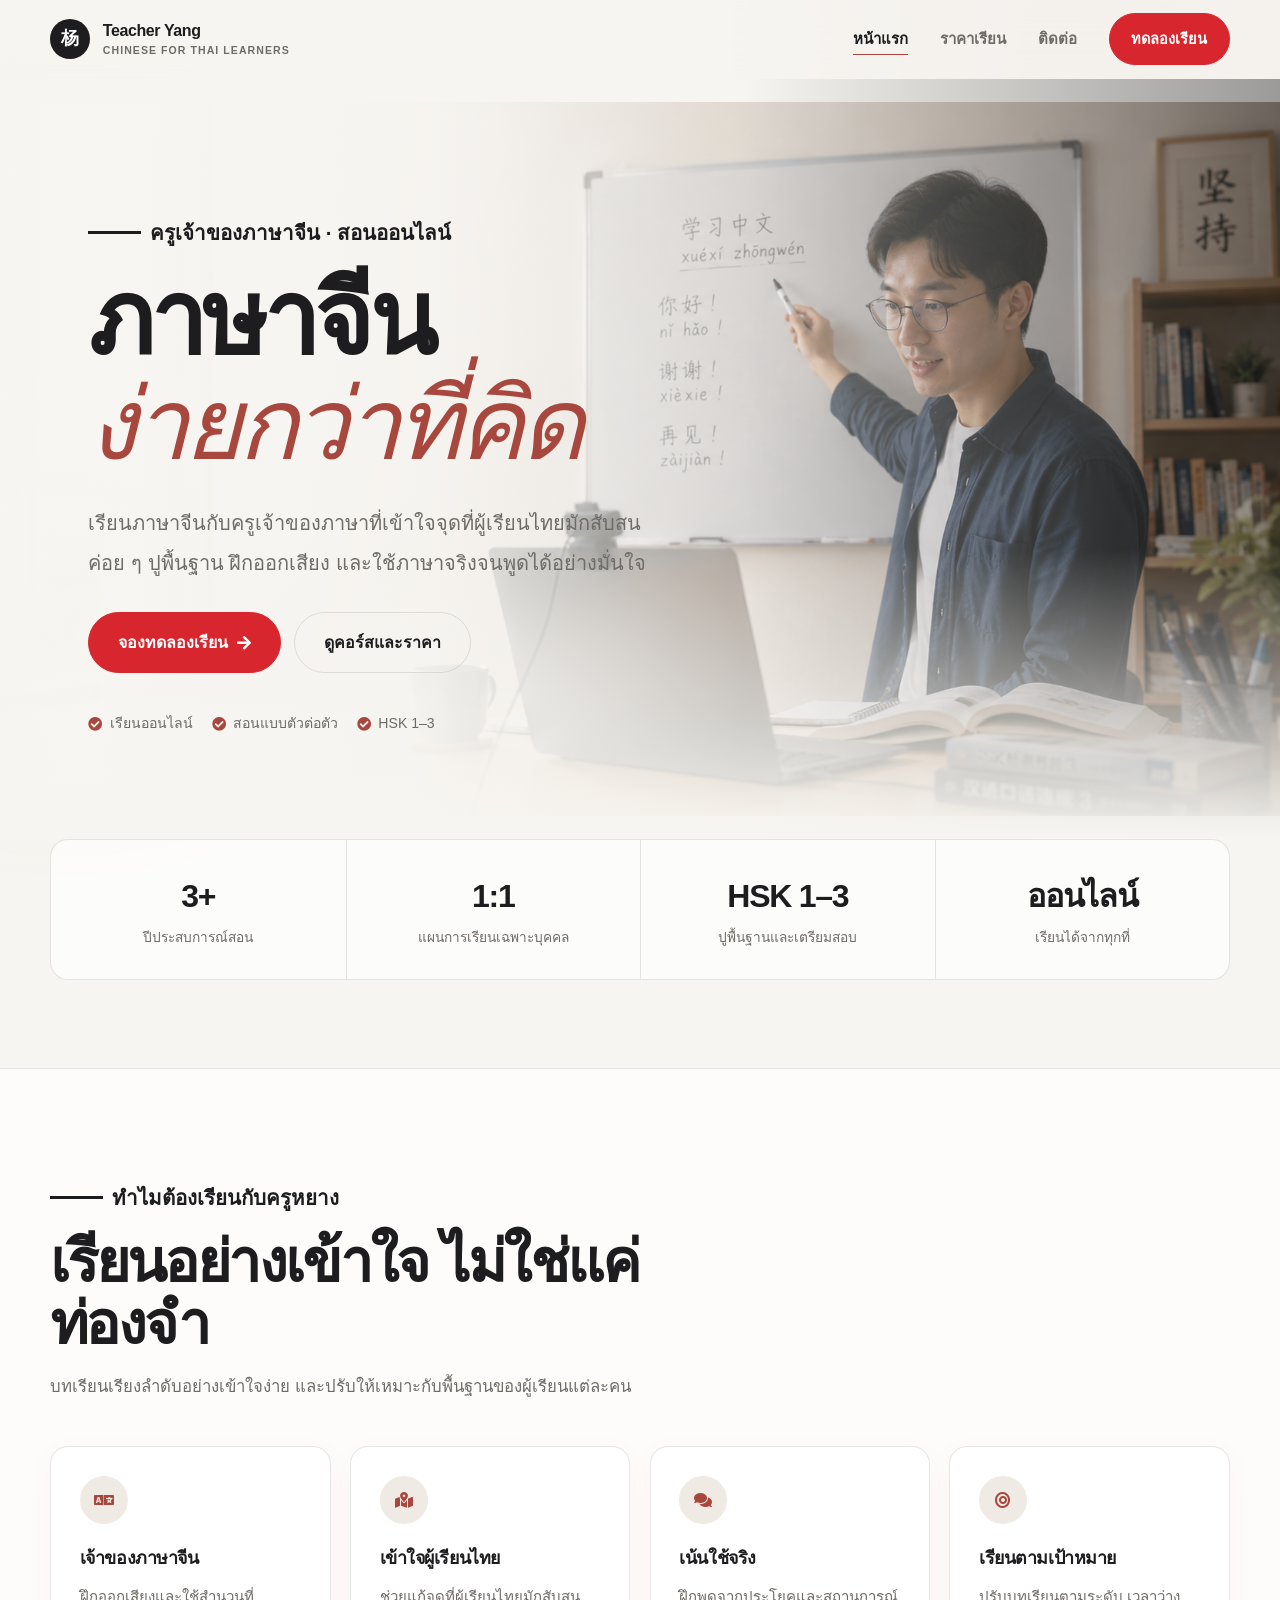
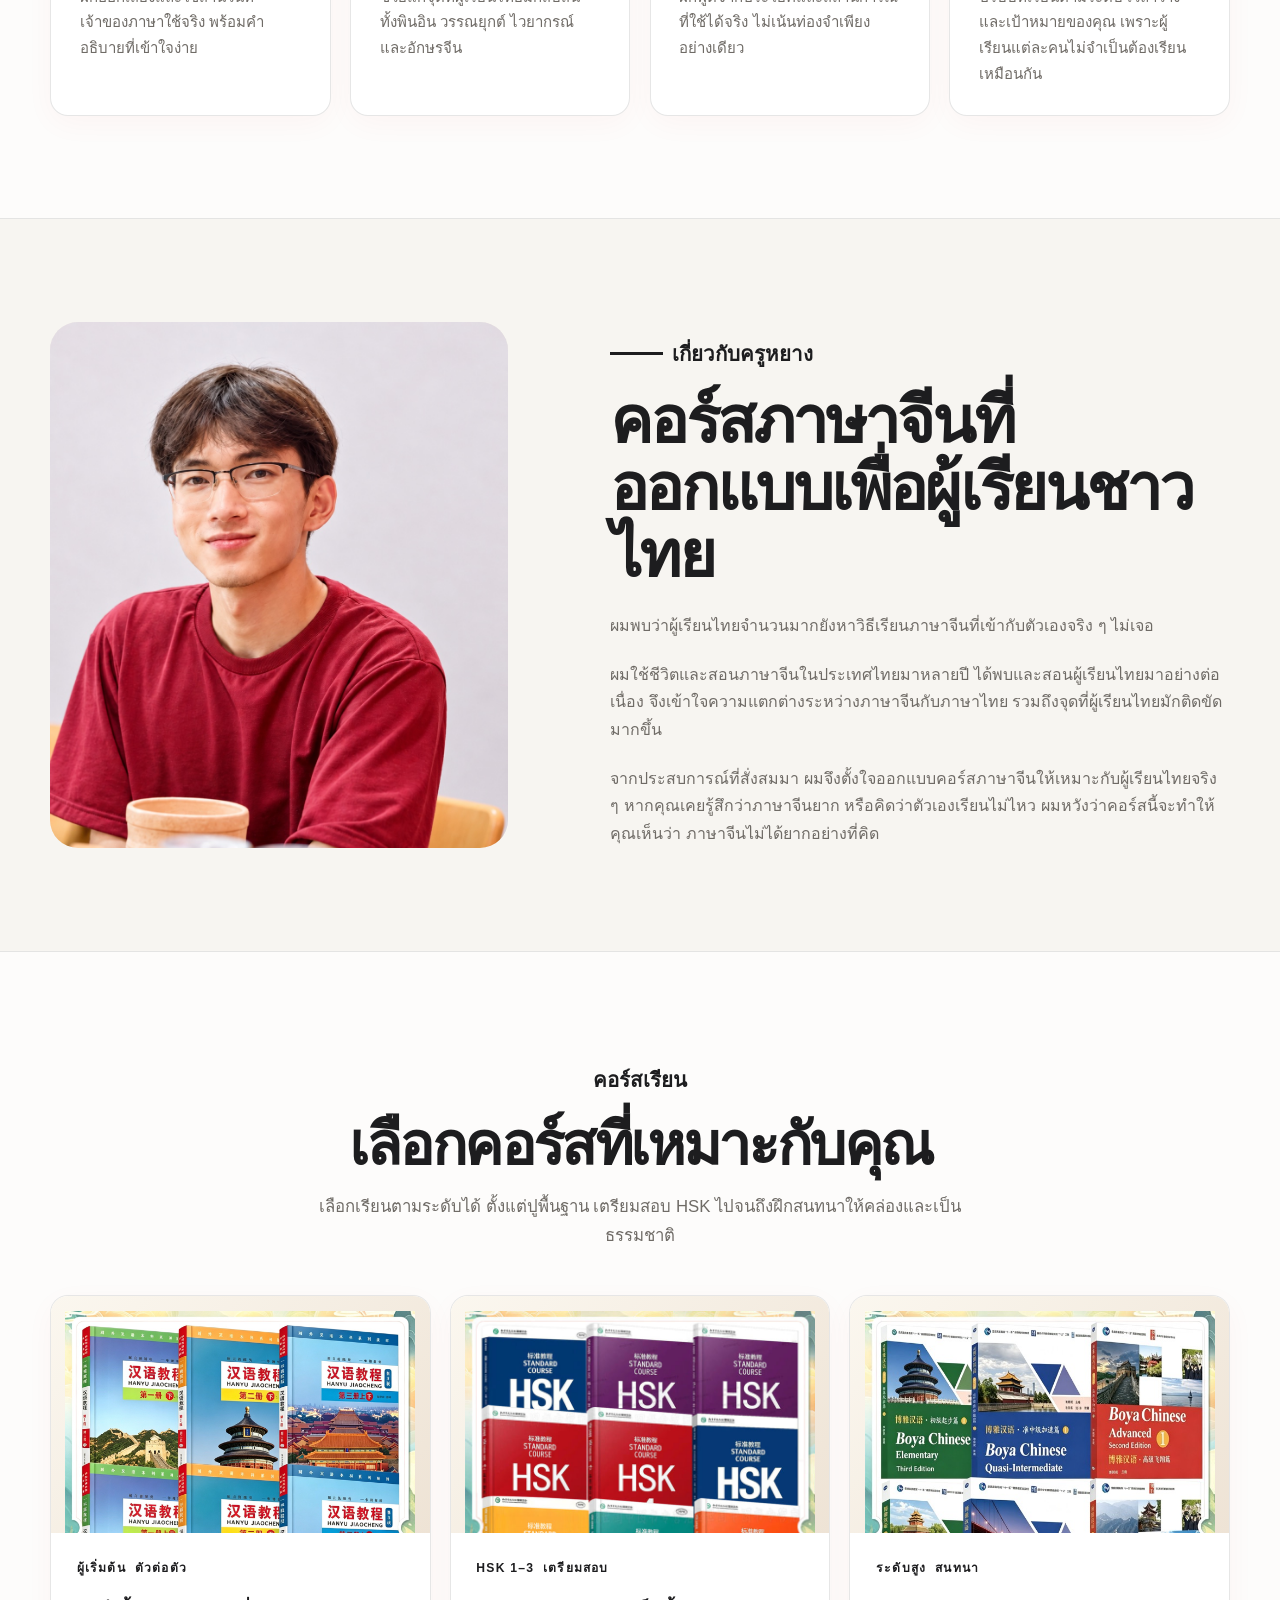
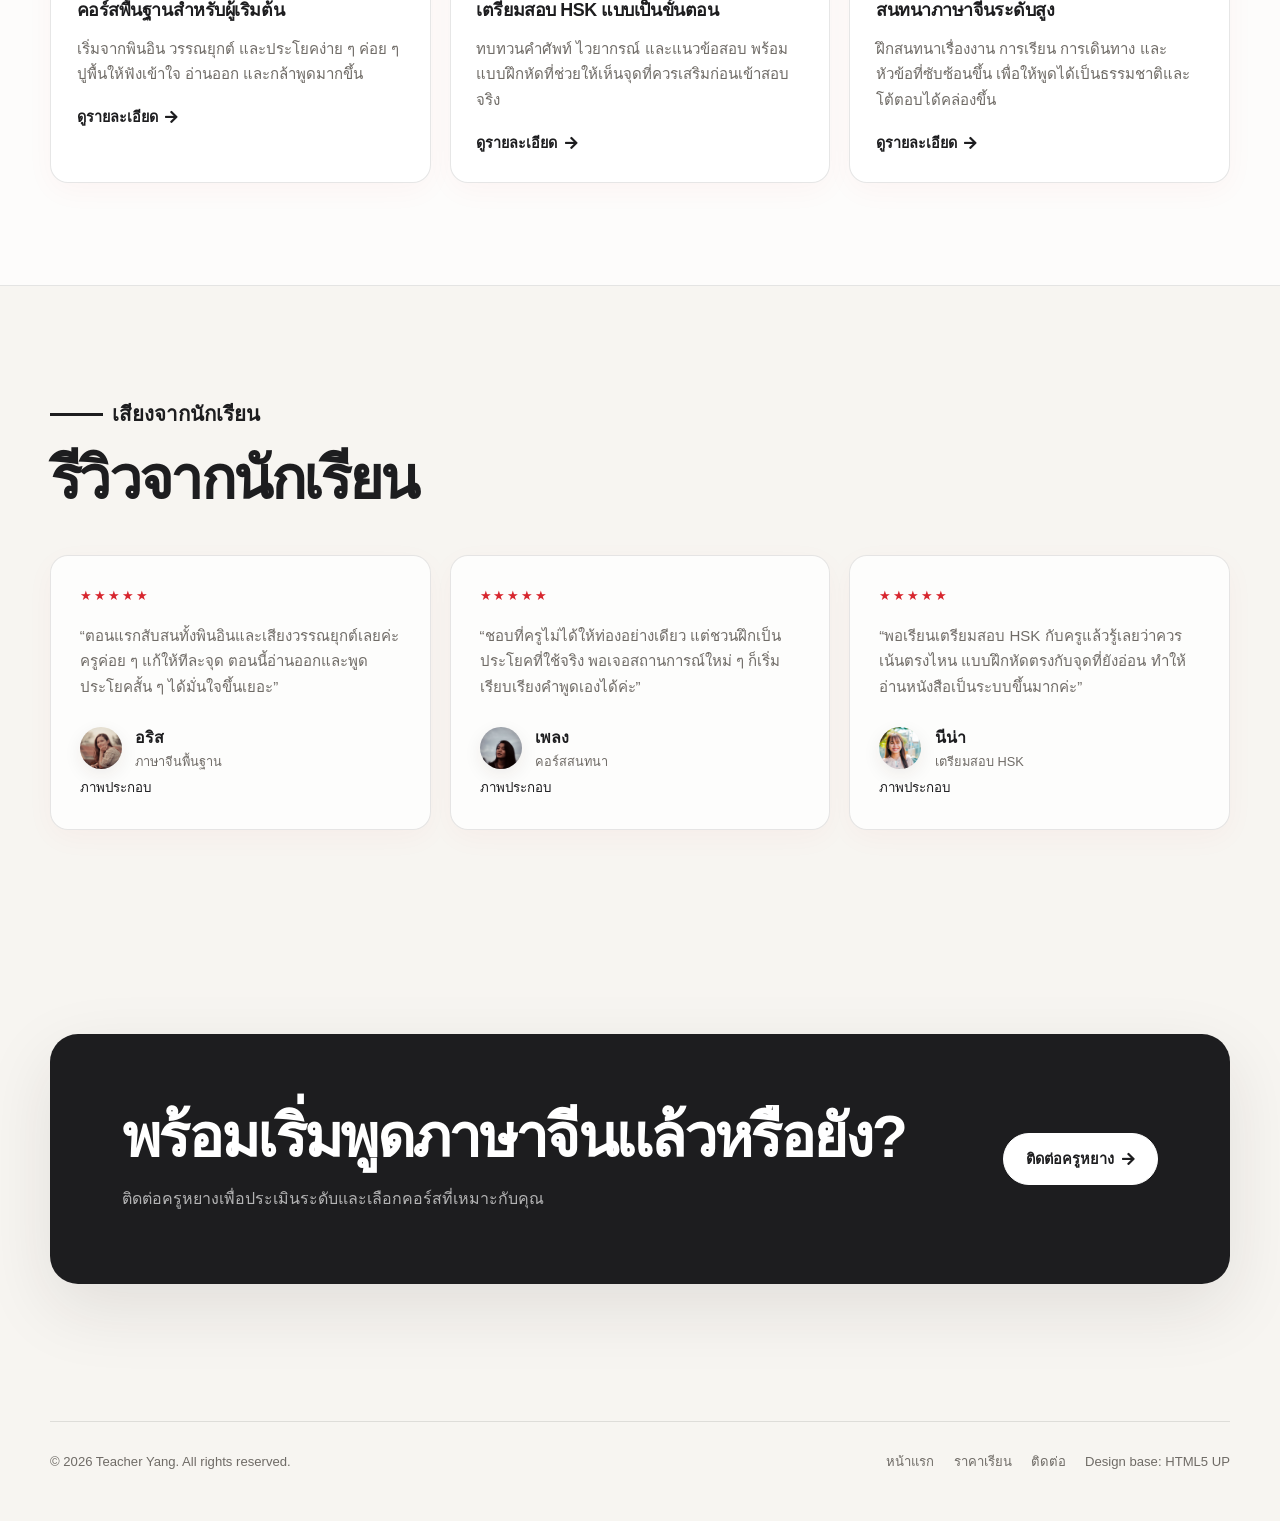
<file: my-website--Chinese/index.html>
<!DOCTYPE HTML>
<!--
  Based on Editorial by HTML5 UP
  html5up.net | @ajlkn
  Free for personal and commercial use under the CCA 3.0 license (html5up.net/license)
-->
<html lang="th">
  <head>
    <title>Teacher Yang | เรียนภาษาจีนกับเจ้าของภาษา</title>
    <meta charset="utf-8" />
    <meta name="viewport" content="width=device-width, initial-scale=1" />
    <meta name="description" content="เรียนภาษาจีนออนไลน์กับครูหยาง เจ้าของภาษาจีนที่เข้าใจผู้เรียนชาวไทย" />
    <link rel="stylesheet" href="assets/css/fontawesome-all.min.css" />
    <link rel="stylesheet" href="assets/css/custom.css" />
  </head>
  <body class="site-body">
    <header class="site-header">
      <div class="container navbar">
        <a class="brand" href="index.html" aria-label="Teacher Yang homepage">
          <span class="brand-mark">杨</span>
          <span>Teacher Yang<small>Chinese for Thai learners</small></span>
        </a>

        <button class="nav-toggle" type="button" aria-label="เปิดเมนู" aria-expanded="false">
          <i class="fas fa-bars" aria-hidden="true"></i>
        </button>

        <ul class="nav-links">
          <li><a class="active" href="index.html">หน้าแรก</a></li>
          <li><a href="pricing.html">ราคาเรียน</a></li>
          <li><a href="contact.html">ติดต่อ</a></li>
          <li><a class="button" href="contact.html">ทดลองเรียน</a></li>
        </ul>
      </div>
    </header>

    <main>
      <section class="hero">
        <div class="container hero-grid">
          <div class="hero-copy reveal">
            <p class="eyebrow">ครูเจ้าของภาษาจีน · สอนออนไลน์</p>
            <h1>ภาษาจีน<br /><em>ง่ายกว่าที่คิด</em></h1>
            <p class="lead">
              <span>เรียนภาษาจีนกับครูเจ้าของภาษาที่เข้าใจจุดที่ผู้เรียนไทยมักสับสน</span>
              <span>ค่อย ๆ ปูพื้นฐาน ฝึกออกเสียง และใช้ภาษาจริงจนพูดได้อย่างมั่นใจ</span>
            </p>
            <div class="hero-actions">
              <a class="button" href="contact.html">จองทดลองเรียน <i class="fas fa-arrow-right"></i></a>
              <a class="button secondary" href="pricing.html">ดูคอร์สและราคา</a>
            </div>
            <div class="hero-note">
              <span><i class="fas fa-check-circle"></i> เรียนออนไลน์</span>
              <span><i class="fas fa-check-circle"></i> สอนแบบตัวต่อตัว</span>
              <span><i class="fas fa-check-circle"></i> HSK 1–3</span>
            </div>
          </div>

        </div>
      </section>

      <section class="stats">
        <div class="container stats-grid reveal">
          <div class="stat"><strong>3+</strong><span>ปีประสบการณ์สอน</span></div>
          <div class="stat"><strong>1:1</strong><span>แผนการเรียนเฉพาะบุคคล</span></div>
          <div class="stat"><strong>HSK 1–3</strong><span>ปูพื้นฐานและเตรียมสอบ</span></div>
          <div class="stat"><strong>ออนไลน์</strong><span>เรียนได้จากทุกที่</span></div>
        </div>
      </section>

      <section class="site-section white">
        <div class="container">
          <div class="section-heading reveal">
            <p class="eyebrow">ทำไมต้องเรียนกับครูหยาง</p>
            <h2>เรียนอย่างเข้าใจ ไม่ใช่แค่ท่องจำ</h2>
            <p>บทเรียนเรียงลำดับอย่างเข้าใจง่าย และปรับให้เหมาะกับพื้นฐานของผู้เรียนแต่ละคน</p>
          </div>

          <div class="feature-grid">
            <article class="feature-card reveal">
              <span class="icon-badge"><i class="fas fa-language"></i></span>
              <h3>เจ้าของภาษาจีน</h3>
              <p>ฝึกออกเสียงและใช้สำนวนที่เจ้าของภาษาใช้จริง พร้อมคำอธิบายที่เข้าใจง่าย</p>
            </article>
            <article class="feature-card reveal">
              <span class="icon-badge"><i class="fas fa-map-marked-alt"></i></span>
              <h3>เข้าใจผู้เรียนไทย</h3>
              <p>ช่วยแก้จุดที่ผู้เรียนไทยมักสับสน ทั้งพินอิน วรรณยุกต์ ไวยากรณ์ และอักษรจีน</p>
            </article>
            <article class="feature-card reveal">
              <span class="icon-badge"><i class="fas fa-comments"></i></span>
              <h3>เน้นใช้จริง</h3>
              <p>ฝึกพูดจากประโยคและสถานการณ์ที่ใช้ได้จริง ไม่เน้นท่องจำเพียงอย่างเดียว</p>
            </article>
            <article class="feature-card reveal">
              <span class="icon-badge"><i class="fas fa-bullseye"></i></span>
              <h3>เรียนตามเป้าหมาย</h3>
              <p>ปรับบทเรียนตามระดับ เวลาว่าง และเป้าหมายของคุณ เพราะผู้เรียนแต่ละคนไม่จำเป็นต้องเรียนเหมือนกัน</p>
            </article>
          </div>
        </div>
      </section>

      <section class="site-section">
        <div class="container about-grid">
          <div class="about-image reveal">
            <img src="images/teacher-portrait-red.jpg" alt="ครูหยาง" width="1060" height="1484" loading="lazy" />
          </div>
          <div class="about-copy reveal">
            <p class="eyebrow">เกี่ยวกับครูหยาง</p>
            <h2>คอร์สภาษาจีนที่ออกแบบเพื่อผู้เรียนชาวไทย</h2>
            <p>
              ผมพบว่าผู้เรียนไทยจำนวนมากยังหาวิธีเรียนภาษาจีนที่เข้ากับตัวเองจริง ๆ ไม่เจอ
            </p>
            <p>
              ผมใช้ชีวิตและสอนภาษาจีนในประเทศไทยมาหลายปี ได้พบและสอนผู้เรียนไทยมาอย่างต่อเนื่อง
              จึงเข้าใจความแตกต่างระหว่างภาษาจีนกับภาษาไทย รวมถึงจุดที่ผู้เรียนไทยมักติดขัดมากขึ้น
            </p>
            <p>
              จากประสบการณ์ที่สั่งสมมา ผมจึงตั้งใจออกแบบคอร์สภาษาจีนให้เหมาะกับผู้เรียนไทยจริง ๆ
              หากคุณเคยรู้สึกว่าภาษาจีนยาก หรือคิดว่าตัวเองเรียนไม่ไหว ผมหวังว่าคอร์สนี้จะทำให้คุณเห็นว่า
              ภาษาจีนไม่ได้ยากอย่างที่คิด
            </p>
          </div>
        </div>
      </section>

      <section id="courses" class="site-section white">
        <div class="container">
          <div class="section-heading centered reveal">
            <p class="eyebrow">คอร์สเรียน</p>
            <h2>เลือกคอร์สที่เหมาะกับคุณ</h2>
            <p>เลือกเรียนตามระดับได้ ตั้งแต่ปูพื้นฐาน เตรียมสอบ HSK ไปจนถึงฝึกสนทนาให้คล่องและเป็นธรรมชาติ</p>
          </div>

          <div class="course-grid">
            <article class="course-card reveal">
              <div class="course-image book-photo"><img src="images/book-beginner.jpg" alt="Hanyu Jiaocheng beginner Chinese textbooks" /></div>
              <div class="course-body">
                <div class="course-meta"><span>ผู้เริ่มต้น</span><span>ตัวต่อตัว</span></div>
                <h3>คอร์สพื้นฐานสำหรับผู้เริ่มต้น</h3>
                <p>เริ่มจากพินอิน วรรณยุกต์ และประโยคง่าย ๆ ค่อย ๆ ปูพื้นให้ฟังเข้าใจ อ่านออก และกล้าพูดมากขึ้น</p>
                <a class="text-link" href="resources-beginner.html">ดูรายละเอียด <i class="fas fa-arrow-right"></i></a>
              </div>
            </article>

            <article class="course-card reveal">
              <div class="course-image book-photo"><img src="images/book-hsk.jpg" alt="HSK standard course books" /></div>
              <div class="course-body">
                <div class="course-meta"><span>HSK 1–3</span><span>เตรียมสอบ</span></div>
                <h3>เตรียมสอบ HSK แบบเป็นขั้นตอน</h3>
                <p>ทบทวนคำศัพท์ ไวยากรณ์ และแนวข้อสอบ พร้อมแบบฝึกหัดที่ช่วยให้เห็นจุดที่ควรเสริมก่อนเข้าสอบจริง</p>
                <a class="text-link" href="resources-hsk.html">ดูรายละเอียด <i class="fas fa-arrow-right"></i></a>
              </div>
            </article>

            <article class="course-card reveal">
              <div class="course-image book-photo"><img src="images/book-advanced.jpg" alt="Boya Chinese advanced conversation books" /></div>
              <div class="course-body">
                <div class="course-meta"><span>ระดับสูง</span><span>สนทนา</span></div>
                <h3>สนทนาภาษาจีนระดับสูง</h3>
                <p>ฝึกสนทนาเรื่องงาน การเรียน การเดินทาง และหัวข้อที่ซับซ้อนขึ้น เพื่อให้พูดได้เป็นธรรมชาติและโต้ตอบได้คล่องขึ้น</p>
                <a class="text-link" href="resources-advanced.html">ดูรายละเอียด <i class="fas fa-arrow-right"></i></a>
              </div>
            </article>
          </div>
        </div>
      </section>

      <section class="site-section">
        <div class="container">
          <div class="section-heading reveal">
            <p class="eyebrow">เสียงจากนักเรียน</p>
            <h2>รีวิวจากนักเรียน</h2>
          </div>

          <div class="testimonial-grid">
            <article class="testimonial-card reveal">
              <div class="stars">★★★★★</div>
              <p>“ตอนแรกสับสนทั้งพินอินและเสียงวรรณยุกต์เลยค่ะ ครูค่อย ๆ แก้ให้ทีละจุด ตอนนี้อ่านออกและพูดประโยคสั้น ๆ ได้มั่นใจขึ้นเยอะ”</p>
              <div class="student"><img class="student-avatar" src="images/review-photo-13205272.jpg" alt="ภาพประกอบ ไม่ใช่ผู้เขียนรีวิว" width="400" height="400" loading="lazy" /><div><strong>อริส</strong><span>ภาษาจีนพื้นฐาน</span></div></div>
              <small>ภาพประกอบ</small>
            </article>
            <article class="testimonial-card reveal">
              <div class="stars">★★★★★</div>
              <p>“ชอบที่ครูไม่ได้ให้ท่องอย่างเดียว แต่ชวนฝึกเป็นประโยคที่ใช้จริง พอเจอสถานการณ์ใหม่ ๆ ก็เริ่มเรียบเรียงคำพูดเองได้ค่ะ”</p>
              <div class="student"><img class="student-avatar" src="images/review-photo-5504134.jpg" alt="ภาพประกอบ ไม่ใช่ผู้เขียนรีวิว" width="400" height="400" loading="lazy" /><div><strong>เพลง</strong><span>คอร์สสนทนา</span></div></div>
              <small>ภาพประกอบ</small>
            </article>
            <article class="testimonial-card reveal">
              <div class="stars">★★★★★</div>
              <p>“พอเรียนเตรียมสอบ HSK กับครูแล้วรู้เลยว่าควรเน้นตรงไหน แบบฝึกหัดตรงกับจุดที่ยังอ่อน ทำให้อ่านหนังสือเป็นระบบขึ้นมากค่ะ”</p>
              <div class="student"><img class="student-avatar" src="images/review-photo-5271123.jpg" alt="ภาพประกอบ ไม่ใช่ผู้เขียนรีวิว" width="400" height="400" loading="lazy" /><div><strong>นีน่า</strong><span>เตรียมสอบ HSK</span></div></div>
              <small>ภาพประกอบ</small>
            </article>
          </div>
        </div>
      </section>

      <section class="site-section">
        <div class="container cta-panel reveal">
          <div>
            <h2>พร้อมเริ่มพูดภาษาจีนแล้วหรือยัง?</h2>
            <p>ติดต่อครูหยางเพื่อประเมินระดับและเลือกคอร์สที่เหมาะกับคุณ</p>
          </div>
          <a class="button light" href="contact.html">ติดต่อครูหยาง <i class="fas fa-arrow-right"></i></a>
        </div>
      </section>
    </main>

    <footer class="site-footer">
      <div class="container footer-grid">
        <span>© 2026 Teacher Yang. All rights reserved.</span>
        <div class="footer-links">
          <a href="index.html">หน้าแรก</a>
          <a href="pricing.html">ราคาเรียน</a>
          <a href="contact.html">ติดต่อ</a>
          <a href="https://html5up.net" target="_blank" rel="noopener">Design base: HTML5 UP</a>
        </div>
      </div>
    </footer>

    <script src="assets/js/site.js"></script>
  </body>
</html>
</file>
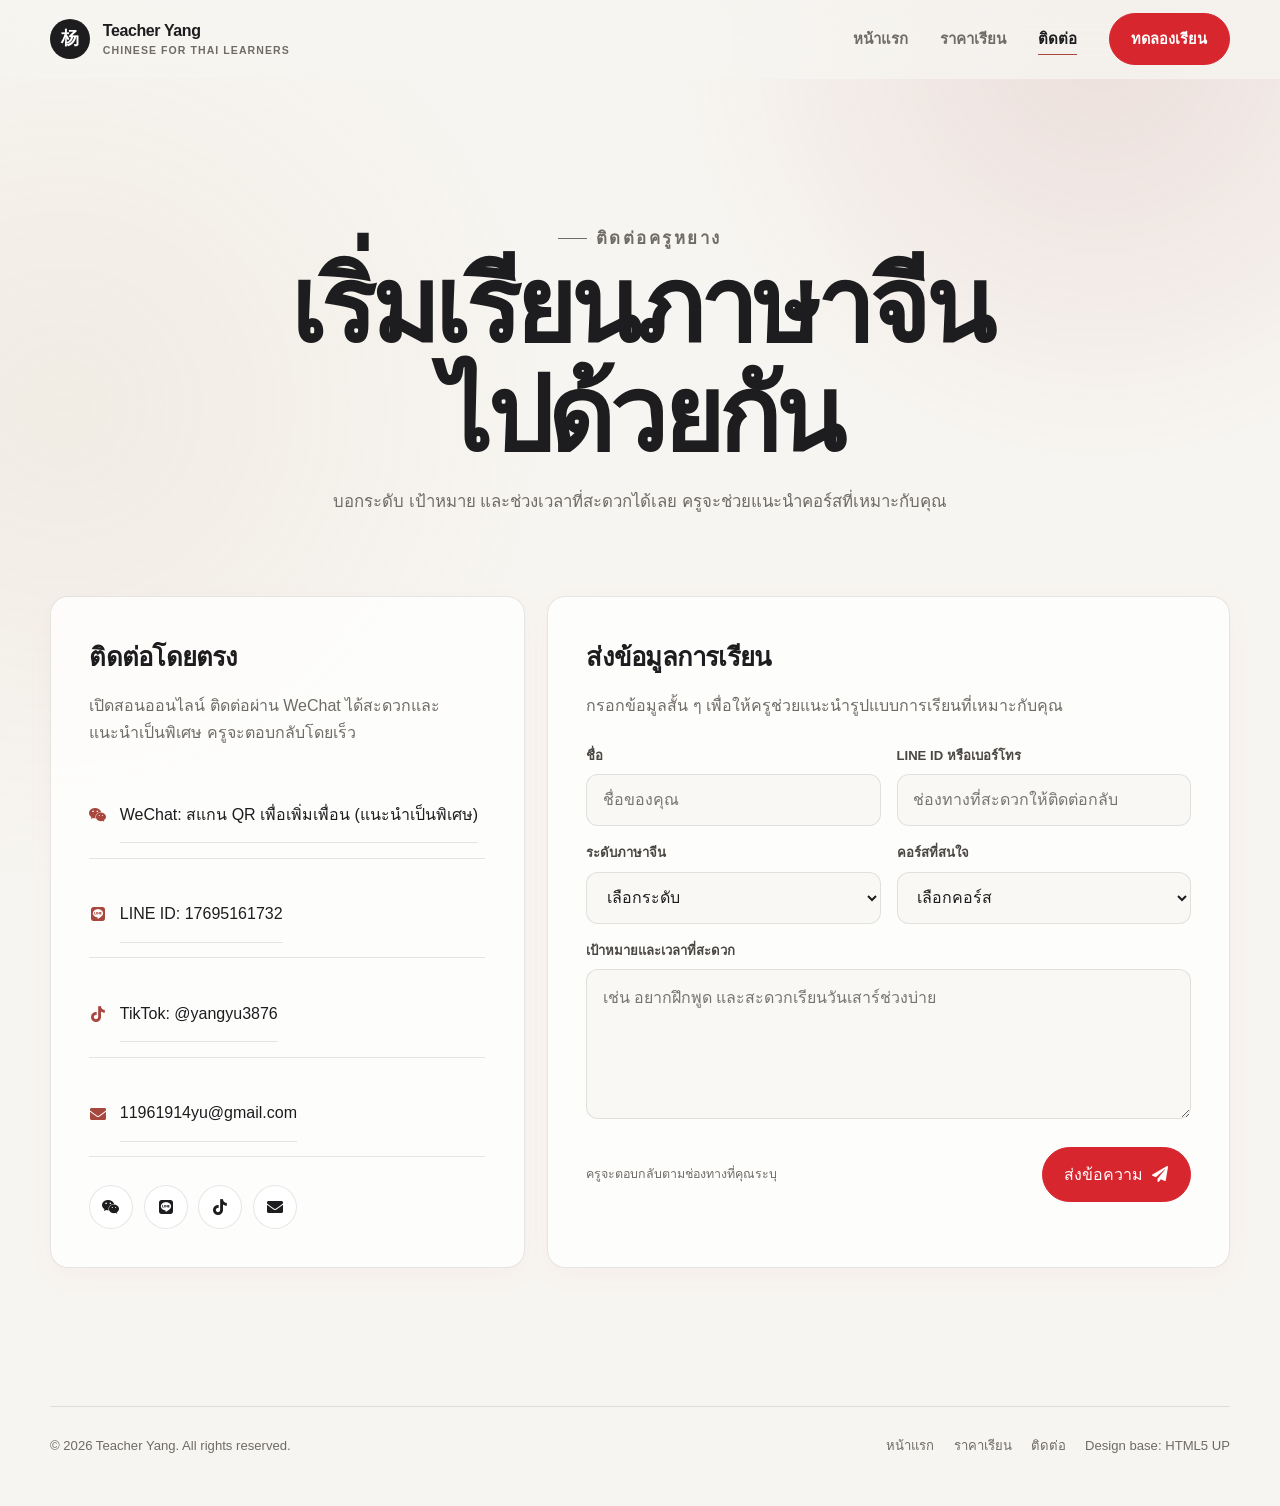
<file: my-website--Chinese/contact.html>
<!DOCTYPE HTML>
<!--
  Based on Editorial by HTML5 UP
  html5up.net | @ajlkn
  Free for personal and commercial use under the CCA 3.0 license (html5up.net/license)
-->
<html lang="th">
  <head>
    <title>ติดต่อ | Teacher Yang</title>
    <meta charset="utf-8" />
    <meta name="viewport" content="width=device-width, initial-scale=1" />
    <meta name="description" content="ติดต่อครูหยางเพื่อทดลองเรียนภาษาจีนออนไลน์" />
    <link rel="stylesheet" href="assets/css/fontawesome-all.min.css" />
    <link rel="stylesheet" href="assets/css/custom.css" />
  </head>
  <body class="site-body">
    <header class="site-header">
      <div class="container navbar">
        <a class="brand" href="index.html">
          <span class="brand-mark">杨</span>
          <span>Teacher Yang<small>Chinese for Thai learners</small></span>
        </a>
        <button class="nav-toggle" type="button" aria-label="เปิดเมนู" aria-expanded="false"><i class="fas fa-bars"></i></button>
        <ul class="nav-links">
          <li><a href="index.html">หน้าแรก</a></li>
          <li><a href="pricing.html">ราคาเรียน</a></li>
          <li><a class="active" href="contact.html">ติดต่อ</a></li>
          <li><a class="button" href="contact.html">ทดลองเรียน</a></li>
        </ul>
      </div>
    </header>

    <main>
      <section class="page-hero">
        <div class="container reveal">
          <p class="eyebrow">ติดต่อครูหยาง</p>
          <h1>เริ่มเรียนภาษาจีน<br />ไปด้วยกัน</h1>
          <p>บอกระดับ เป้าหมาย และช่วงเวลาที่สะดวกได้เลย ครูจะช่วยแนะนำคอร์สที่เหมาะกับคุณ</p>
        </div>
      </section>

      <section class="site-section" style="padding-top: 1rem;">
        <div class="container contact-layout">
          <aside class="contact-card reveal">
            <h2>ติดต่อโดยตรง</h2>
            <p>เปิดสอนออนไลน์ ติดต่อผ่าน WeChat ได้สะดวกและแนะนำเป็นพิเศษ ครูจะตอบกลับโดยเร็ว</p>
            <ul class="contact-list">
              <li><a href="wechat.html" target="_blank" rel="noopener"><i class="fab fa-weixin"></i><span>WeChat: สแกน QR เพื่อเพิ่มเพื่อน (แนะนำเป็นพิเศษ)</span></a></li>
              <li><a href="https://line.me/ti/p/~17695161732" target="_blank" rel="noopener"><i class="fab fa-line"></i><span>LINE ID: 17695161732</span></a></li>
              <li><a href="https://www.tiktok.com/@yangyu3876" target="_blank" rel="noopener"><i class="fab fa-tiktok"></i><span>TikTok: @yangyu3876</span></a></li>
              <li><a href="mailto:11961914yu@gmail.com"><i class="fas fa-envelope"></i><span>11961914yu@gmail.com</span></a></li>
            </ul>
            <div class="social-buttons">
              <a class="social-circle" href="wechat.html" target="_blank" rel="noopener" aria-label="WeChat QR code"><i class="fab fa-weixin"></i></a>
              <a class="social-circle" href="https://line.me/ti/p/~17695161732" target="_blank" rel="noopener" aria-label="LINE"><i class="fab fa-line"></i></a>
              <a class="social-circle" href="https://www.tiktok.com/@yangyu3876" target="_blank" rel="noopener" aria-label="TikTok"><i class="fab fa-tiktok"></i></a>
              <a class="social-circle" href="mailto:11961914yu@gmail.com" aria-label="Email"><i class="fas fa-envelope"></i></a>
            </div>
          </aside>

          <section class="form-card reveal">
            <h2>ส่งข้อมูลการเรียน</h2>
            <p>กรอกข้อมูลสั้น ๆ เพื่อให้ครูช่วยแนะนำรูปแบบการเรียนที่เหมาะกับคุณ</p>
            <form action="#" method="post">
              <div class="form-grid">
                <div class="form-field">
                  <label for="name">ชื่อ</label>
                  <input id="name" name="name" type="text" placeholder="ชื่อของคุณ" required />
                </div>
                <div class="form-field">
                  <label for="contact">LINE ID หรือเบอร์โทร</label>
                  <input id="contact" name="contact" type="text" placeholder="ช่องทางที่สะดวกให้ติดต่อกลับ" required />
                </div>
                <div class="form-field">
                  <label for="level">ระดับภาษาจีน</label>
                  <select id="level" name="level">
                    <option value="">เลือกระดับ</option>
                    <option>ยังไม่เคยเรียน</option>
                    <option>ระดับเริ่มต้น</option>
                    <option>HSK 1–2</option>
                    <option>HSK 3 หรือสูงกว่า</option>
                  </select>
                </div>
                <div class="form-field">
                  <label for="course">คอร์สที่สนใจ</label>
                  <select id="course" name="course">
                    <option value="">เลือกคอร์ส</option>
                    <option>ทดลองเรียน</option>
                    <option>ภาษาจีนพื้นฐาน</option>
                    <option>ภาษาจีนเพื่อการสนทนา</option>
                    <option>เตรียมสอบ HSK</option>
                    <option>คอร์สกลุ่มเล็ก</option>
                  </select>
                </div>
                <div class="form-field full">
                  <label for="message">เป้าหมายและเวลาที่สะดวก</label>
                  <textarea id="message" name="message" placeholder="เช่น อยากฝึกพูด และสะดวกเรียนวันเสาร์ช่วงบ่าย"></textarea>
                </div>
              </div>
              <div class="form-actions">
                <span class="form-hint">ครูจะตอบกลับตามช่องทางที่คุณระบุ</span>
                <button class="button" type="submit">ส่งข้อความ <i class="fas fa-paper-plane"></i></button>
              </div>
            </form>
          </section>
        </div>
      </section>
    </main>

    <footer class="site-footer">
      <div class="container footer-grid">
        <span>© 2026 Teacher Yang. All rights reserved.</span>
        <div class="footer-links">
          <a href="index.html">หน้าแรก</a>
          <a href="pricing.html">ราคาเรียน</a>
          <a href="contact.html">ติดต่อ</a>
          <a href="https://html5up.net" target="_blank" rel="noopener">Design base: HTML5 UP</a>
        </div>
      </div>
    </footer>
    <script src="assets/js/site.js"></script>
  </body>
</html>
</file>
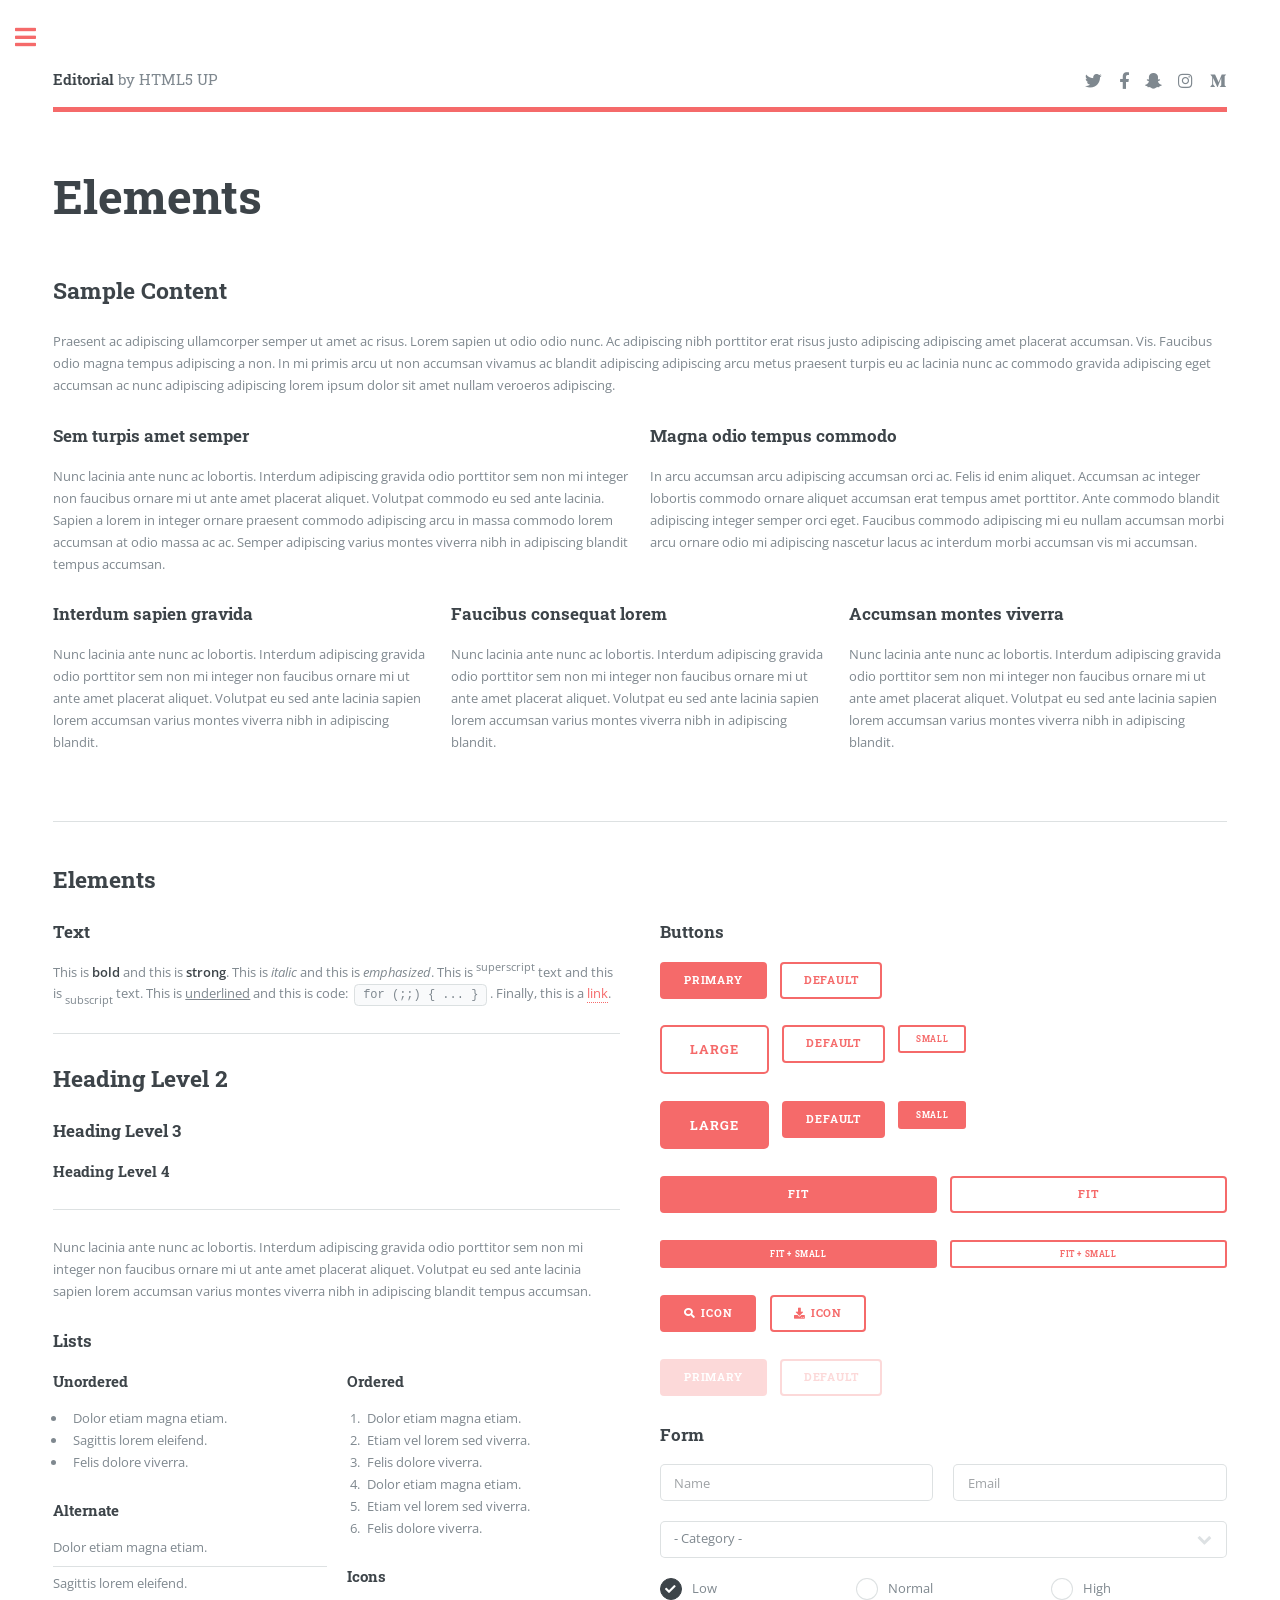
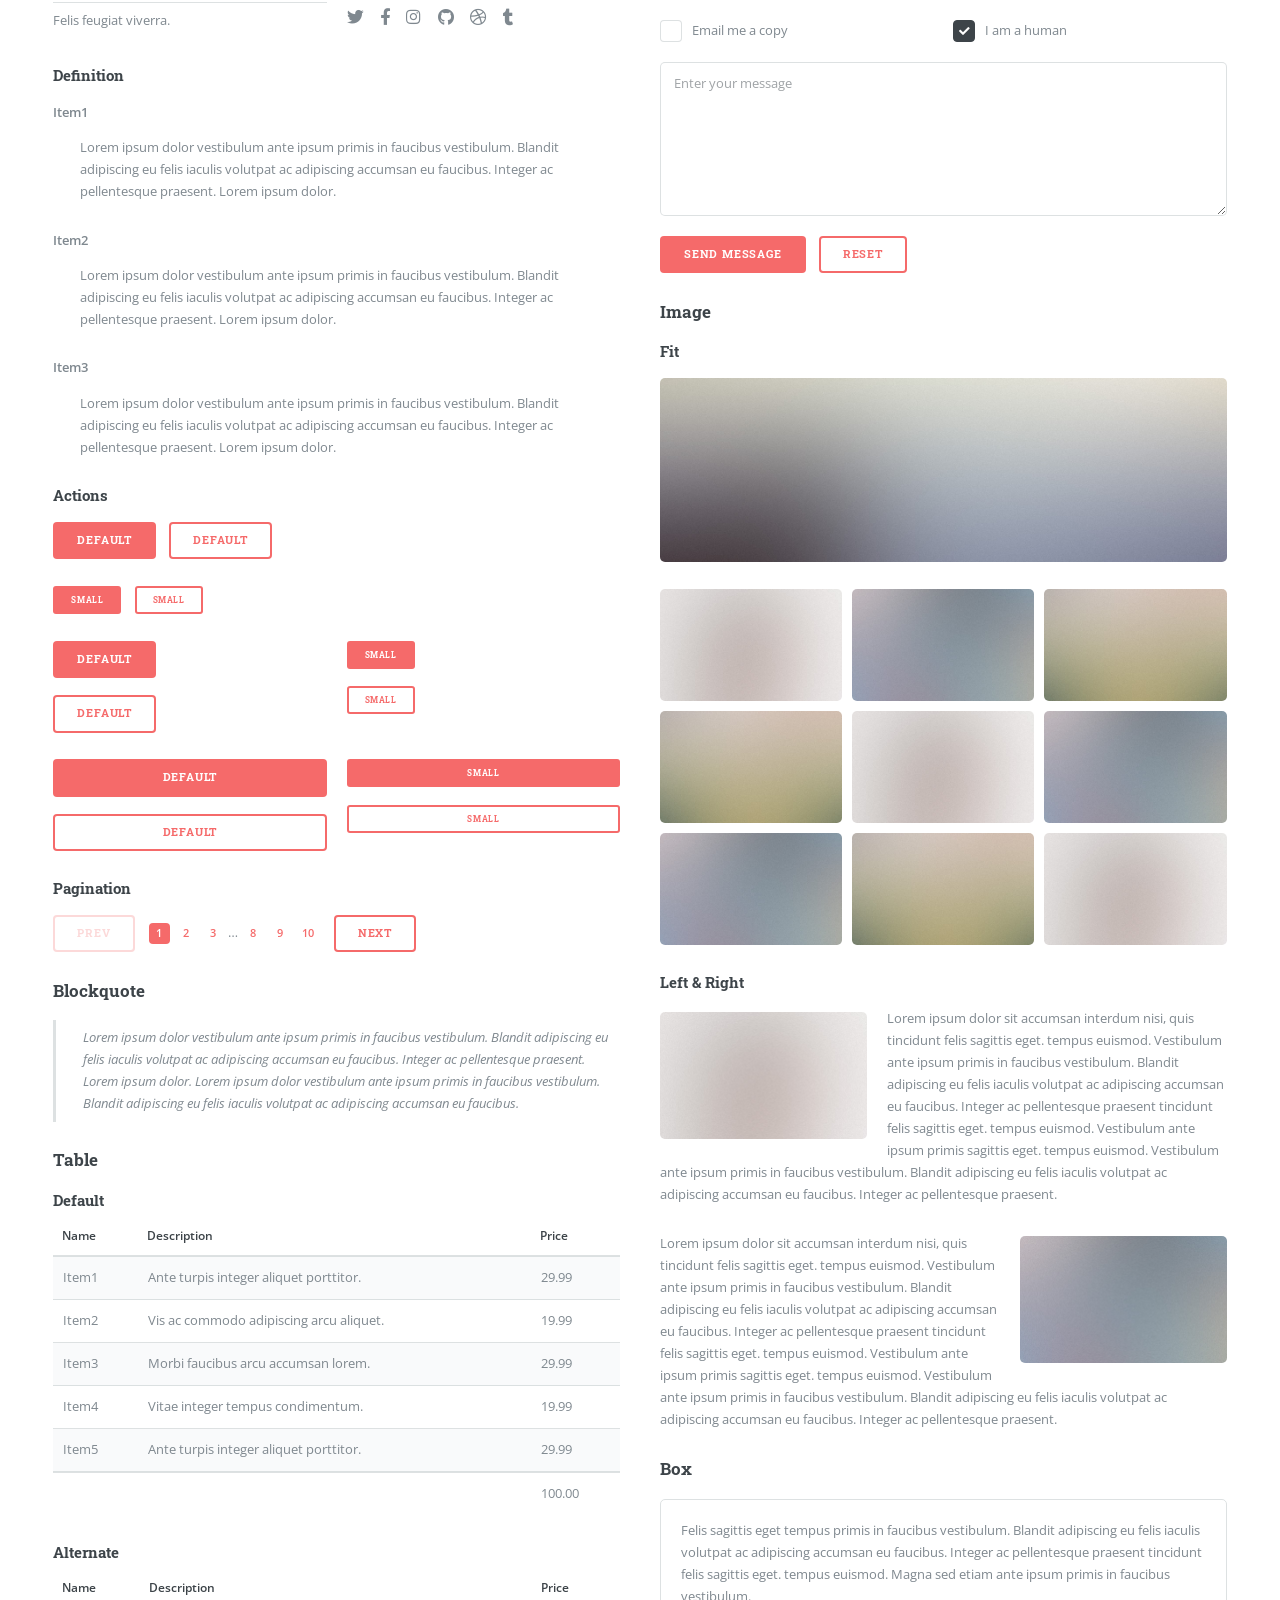
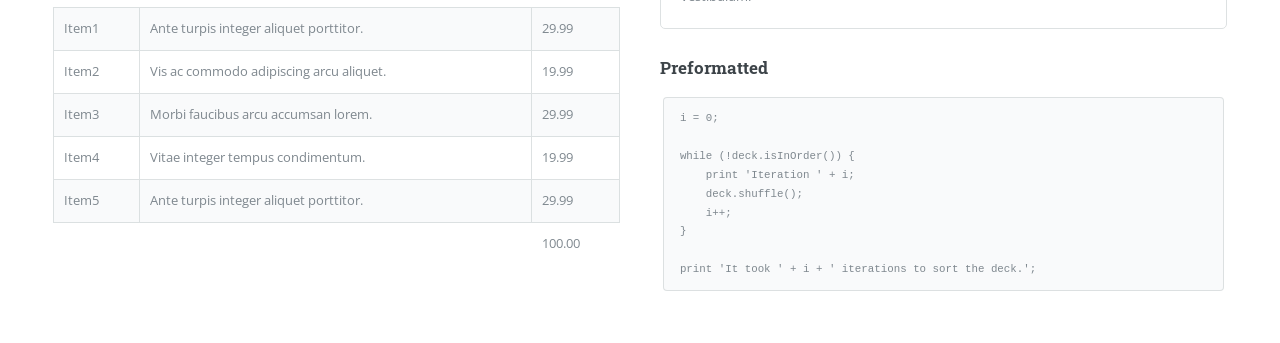
<file: my-website--Chinese/elements.html>
<!DOCTYPE HTML>
<!--
	Editorial by HTML5 UP
	html5up.net | @ajlkn
	Free for personal and commercial use under the CCA 3.0 license (html5up.net/license)
-->
<html>
	<head>
		<title>Elements - Editorial by HTML5 UP</title>
		<meta charset="utf-8" />
		<meta name="viewport" content="width=device-width, initial-scale=1, user-scalable=no" />
		<link rel="stylesheet" href="assets/css/main.css" />
	</head>
	<body class="is-preload">

		<!-- Wrapper -->
			<div id="wrapper">

				<!-- Main -->
					<div id="main">
						<div class="inner">

							<!-- Header -->
								<header id="header">
									<a href="index.html" class="logo"><strong>Editorial</strong> by HTML5 UP</a>
									<ul class="icons">
										<li><a href="#" class="icon brands fa-twitter"><span class="label">Twitter</span></a></li>
										<li><a href="#" class="icon brands fa-facebook-f"><span class="label">Facebook</span></a></li>
										<li><a href="#" class="icon brands fa-snapchat-ghost"><span class="label">Snapchat</span></a></li>
										<li><a href="#" class="icon brands fa-instagram"><span class="label">Instagram</span></a></li>
										<li><a href="#" class="icon brands fa-medium-m"><span class="label">Medium</span></a></li>
									</ul>
								</header>

							<!-- Content -->
								<section>
									<header class="main">
										<h1>Elements</h1>
									</header>

									<!-- Content -->
										<h2 id="content">Sample Content</h2>
										<p>Praesent ac adipiscing ullamcorper semper ut amet ac risus. Lorem sapien ut odio odio nunc. Ac adipiscing nibh porttitor erat risus justo adipiscing adipiscing amet placerat accumsan. Vis. Faucibus odio magna tempus adipiscing a non. In mi primis arcu ut non accumsan vivamus ac blandit adipiscing adipiscing arcu metus praesent turpis eu ac lacinia nunc ac commodo gravida adipiscing eget accumsan ac nunc adipiscing adipiscing lorem ipsum dolor sit amet nullam veroeros adipiscing.</p>
										<div class="row">
											<div class="col-6 col-12-small">
												<h3>Sem turpis amet semper</h3>
												<p>Nunc lacinia ante nunc ac lobortis. Interdum adipiscing gravida odio porttitor sem non mi integer non faucibus ornare mi ut ante amet placerat aliquet. Volutpat commodo eu sed ante lacinia. Sapien a lorem in integer ornare praesent commodo adipiscing arcu in massa commodo lorem accumsan at odio massa ac ac. Semper adipiscing varius montes viverra nibh in adipiscing blandit tempus accumsan.</p>
											</div>
											<div class="col-6 col-12-small">
												<h3>Magna odio tempus commodo</h3>
												<p>In arcu accumsan arcu adipiscing accumsan orci ac. Felis id enim aliquet. Accumsan ac integer lobortis commodo ornare aliquet accumsan erat tempus amet porttitor. Ante commodo blandit adipiscing integer semper orci eget. Faucibus commodo adipiscing mi eu nullam accumsan morbi arcu ornare odio mi adipiscing nascetur lacus ac interdum morbi accumsan vis mi accumsan.</p>
											</div>
											<!-- Break -->
											<div class="col-4 col-12-medium">
												<h3>Interdum sapien gravida</h3>
												<p>Nunc lacinia ante nunc ac lobortis. Interdum adipiscing gravida odio porttitor sem non mi integer non faucibus ornare mi ut ante amet placerat aliquet. Volutpat eu sed ante lacinia sapien lorem accumsan varius montes viverra nibh in adipiscing blandit.</p>
											</div>
											<div class="col-4 col-12-medium">
												<h3>Faucibus consequat lorem</h3>
												<p>Nunc lacinia ante nunc ac lobortis. Interdum adipiscing gravida odio porttitor sem non mi integer non faucibus ornare mi ut ante amet placerat aliquet. Volutpat eu sed ante lacinia sapien lorem accumsan varius montes viverra nibh in adipiscing blandit.</p>
											</div>
											<div class="col-4 col-12-medium">
												<h3>Accumsan montes viverra</h3>
												<p>Nunc lacinia ante nunc ac lobortis. Interdum adipiscing gravida odio porttitor sem non mi integer non faucibus ornare mi ut ante amet placerat aliquet. Volutpat eu sed ante lacinia sapien lorem accumsan varius montes viverra nibh in adipiscing blandit.</p>
											</div>
										</div>

									<hr class="major" />

									<!-- Elements -->
										<h2 id="elements">Elements</h2>
										<div class="row gtr-200">
											<div class="col-6 col-12-medium">

												<!-- Text stuff -->
													<h3>Text</h3>
													<p>This is <b>bold</b> and this is <strong>strong</strong>. This is <i>italic</i> and this is <em>emphasized</em>.
													This is <sup>superscript</sup> text and this is <sub>subscript</sub> text.
													This is <u>underlined</u> and this is code: <code>for (;;) { ... }</code>.
													Finally, this is a <a href="#">link</a>.</p>
													<hr />
													<h2>Heading Level 2</h2>
													<h3>Heading Level 3</h3>
													<h4>Heading Level 4</h4>
													<hr />
													<p>Nunc lacinia ante nunc ac lobortis. Interdum adipiscing gravida odio porttitor sem non mi integer non faucibus ornare mi ut ante amet placerat aliquet. Volutpat eu sed ante lacinia sapien lorem accumsan varius montes viverra nibh in adipiscing blandit tempus accumsan.</p>

												<!-- Lists -->
													<h3>Lists</h3>
													<div class="row">
														<div class="col-6 col-12-small">

															<h4>Unordered</h4>
															<ul>
																<li>Dolor etiam magna etiam.</li>
																<li>Sagittis lorem eleifend.</li>
																<li>Felis dolore viverra.</li>
															</ul>

															<h4>Alternate</h4>
															<ul class="alt">
																<li>Dolor etiam magna etiam.</li>
																<li>Sagittis lorem eleifend.</li>
																<li>Felis feugiat viverra.</li>
															</ul>

														</div>
														<div class="col-6 col-12-small">

															<h4>Ordered</h4>
															<ol>
																<li>Dolor etiam magna etiam.</li>
																<li>Etiam vel lorem sed viverra.</li>
																<li>Felis dolore viverra.</li>
																<li>Dolor etiam magna etiam.</li>
																<li>Etiam vel lorem sed viverra.</li>
																<li>Felis dolore viverra.</li>
															</ol>

															<h4>Icons</h4>
															<ul class="icons">
																<li><a href="#" class="icon brands fa-twitter"><span class="label">Twitter</span></a></li>
																<li><a href="#" class="icon brands fa-facebook-f"><span class="label">Facebook</span></a></li>
																<li><a href="#" class="icon brands fa-instagram"><span class="label">Instagram</span></a></li>
																<li><a href="#" class="icon brands fa-github"><span class="label">Github</span></a></li>
																<li><a href="#" class="icon brands fa-dribbble"><span class="label">Dribbble</span></a></li>
																<li><a href="#" class="icon brands fa-tumblr"><span class="label">Tumblr</span></a></li>
															</ul>

														</div>
													</div>
													<h4>Definition</h4>
													<dl>
														<dt>Item1</dt>
														<dd>
															<p>Lorem ipsum dolor vestibulum ante ipsum primis in faucibus vestibulum. Blandit adipiscing eu felis iaculis volutpat ac adipiscing accumsan eu faucibus. Integer ac pellentesque praesent. Lorem ipsum dolor.</p>
														</dd>
														<dt>Item2</dt>
														<dd>
															<p>Lorem ipsum dolor vestibulum ante ipsum primis in faucibus vestibulum. Blandit adipiscing eu felis iaculis volutpat ac adipiscing accumsan eu faucibus. Integer ac pellentesque praesent. Lorem ipsum dolor.</p>
														</dd>
														<dt>Item3</dt>
														<dd>
															<p>Lorem ipsum dolor vestibulum ante ipsum primis in faucibus vestibulum. Blandit adipiscing eu felis iaculis volutpat ac adipiscing accumsan eu faucibus. Integer ac pellentesque praesent. Lorem ipsum dolor.</p>
														</dd>
													</dl>

													<h4>Actions</h4>
													<ul class="actions">
														<li><a href="#" class="button primary">Default</a></li>
														<li><a href="#" class="button">Default</a></li>
													</ul>
													<ul class="actions small">
														<li><a href="#" class="button primary small">Small</a></li>
														<li><a href="#" class="button small">Small</a></li>
													</ul>
													<div class="row">
														<div class="col-6 col-12-small">
															<ul class="actions stacked">
																<li><a href="#" class="button primary">Default</a></li>
																<li><a href="#" class="button">Default</a></li>
															</ul>
														</div>
														<div class="col-6 col-12-small">
															<ul class="actions stacked">
																<li><a href="#" class="button primary small">Small</a></li>
																<li><a href="#" class="button small">Small</a></li>
															</ul>
														</div>
														<div class="col-6 col-12-small">
															<ul class="actions stacked">
																<li><a href="#" class="button primary fit">Default</a></li>
																<li><a href="#" class="button fit">Default</a></li>
															</ul>
														</div>
														<div class="col-6 col-12-small">
															<ul class="actions stacked">
																<li><a href="#" class="button primary small fit">Small</a></li>
																<li><a href="#" class="button small fit">Small</a></li>
															</ul>
														</div>
													</div>

													<h4>Pagination</h4>
													<ul class="pagination">
														<li><span class="button disabled">Prev</span></li>
														<li><a href="#" class="page active">1</a></li>
														<li><a href="#" class="page">2</a></li>
														<li><a href="#" class="page">3</a></li>
														<li><span>&hellip;</span></li>
														<li><a href="#" class="page">8</a></li>
														<li><a href="#" class="page">9</a></li>
														<li><a href="#" class="page">10</a></li>
														<li><a href="#" class="button">Next</a></li>
													</ul>

												<!-- Blockquote -->
													<h3>Blockquote</h3>
													<blockquote>Lorem ipsum dolor vestibulum ante ipsum primis in faucibus vestibulum. Blandit adipiscing eu felis iaculis volutpat ac adipiscing accumsan eu faucibus. Integer ac pellentesque praesent. Lorem ipsum dolor. Lorem ipsum dolor vestibulum ante ipsum primis in faucibus vestibulum. Blandit adipiscing eu felis iaculis volutpat ac adipiscing accumsan eu faucibus.</blockquote>

												<!-- Table -->
													<h3>Table</h3>

													<h4>Default</h4>
													<div class="table-wrapper">
														<table>
															<thead>
																<tr>
																	<th>Name</th>
																	<th>Description</th>
																	<th>Price</th>
																</tr>
															</thead>
															<tbody>
																<tr>
																	<td>Item1</td>
																	<td>Ante turpis integer aliquet porttitor.</td>
																	<td>29.99</td>
																</tr>
																<tr>
																	<td>Item2</td>
																	<td>Vis ac commodo adipiscing arcu aliquet.</td>
																	<td>19.99</td>
																</tr>
																<tr>
																	<td>Item3</td>
																	<td> Morbi faucibus arcu accumsan lorem.</td>
																	<td>29.99</td>
																</tr>
																<tr>
																	<td>Item4</td>
																	<td>Vitae integer tempus condimentum.</td>
																	<td>19.99</td>
																</tr>
																<tr>
																	<td>Item5</td>
																	<td>Ante turpis integer aliquet porttitor.</td>
																	<td>29.99</td>
																</tr>
															</tbody>
															<tfoot>
																<tr>
																	<td colspan="2"></td>
																	<td>100.00</td>
																</tr>
															</tfoot>
														</table>
													</div>

													<h4>Alternate</h4>
													<div class="table-wrapper">
														<table class="alt">
															<thead>
																<tr>
																	<th>Name</th>
																	<th>Description</th>
																	<th>Price</th>
																</tr>
															</thead>
															<tbody>
																<tr>
																	<td>Item1</td>
																	<td>Ante turpis integer aliquet porttitor.</td>
																	<td>29.99</td>
																</tr>
																<tr>
																	<td>Item2</td>
																	<td>Vis ac commodo adipiscing arcu aliquet.</td>
																	<td>19.99</td>
																</tr>
																<tr>
																	<td>Item3</td>
																	<td> Morbi faucibus arcu accumsan lorem.</td>
																	<td>29.99</td>
																</tr>
																<tr>
																	<td>Item4</td>
																	<td>Vitae integer tempus condimentum.</td>
																	<td>19.99</td>
																</tr>
																<tr>
																	<td>Item5</td>
																	<td>Ante turpis integer aliquet porttitor.</td>
																	<td>29.99</td>
																</tr>
															</tbody>
															<tfoot>
																<tr>
																	<td colspan="2"></td>
																	<td>100.00</td>
																</tr>
															</tfoot>
														</table>
													</div>

											</div>
											<div class="col-6 col-12-medium">

												<!-- Buttons -->
													<h3>Buttons</h3>
													<ul class="actions">
														<li><a href="#" class="button primary">Primary</a></li>
														<li><a href="#" class="button">Default</a></li>
													</ul>
													<ul class="actions">
														<li><a href="#" class="button large">Large</a></li>
														<li><a href="#" class="button">Default</a></li>
														<li><a href="#" class="button small">Small</a></li>
													</ul>
													<ul class="actions">
														<li><a href="#" class="button primary large">Large</a></li>
														<li><a href="#" class="button primary">Default</a></li>
														<li><a href="#" class="button primary small">Small</a></li>
													</ul>
													<ul class="actions fit">
														<li><a href="#" class="button primary fit">Fit</a></li>
														<li><a href="#" class="button fit">Fit</a></li>
													</ul>
													<ul class="actions fit small">
														<li><a href="#" class="button primary fit small">Fit + Small</a></li>
														<li><a href="#" class="button fit small">Fit + Small</a></li>
													</ul>
													<ul class="actions">
														<li><a href="#" class="button primary icon solid fa-search">Icon</a></li>
														<li><a href="#" class="button icon solid fa-download">Icon</a></li>
													</ul>
													<ul class="actions">
														<li><span class="button primary disabled">Primary</span></li>
														<li><span class="button disabled">Default</span></li>
													</ul>

												<!-- Form -->
													<h3>Form</h3>

													<form method="post" action="#">
														<div class="row gtr-uniform">
															<div class="col-6 col-12-xsmall">
																<input type="text" name="demo-name" id="demo-name" value="" placeholder="Name" />
															</div>
															<div class="col-6 col-12-xsmall">
																<input type="email" name="demo-email" id="demo-email" value="" placeholder="Email" />
															</div>
															<!-- Break -->
															<div class="col-12">
																<select name="demo-category" id="demo-category">
																	<option value="">- Category -</option>
																	<option value="1">Manufacturing</option>
																	<option value="1">Shipping</option>
																	<option value="1">Administration</option>
																	<option value="1">Human Resources</option>
																</select>
															</div>
															<!-- Break -->
															<div class="col-4 col-12-small">
																<input type="radio" id="demo-priority-low" name="demo-priority" checked>
																<label for="demo-priority-low">Low</label>
															</div>
															<div class="col-4 col-12-small">
																<input type="radio" id="demo-priority-normal" name="demo-priority">
																<label for="demo-priority-normal">Normal</label>
															</div>
															<div class="col-4 col-12-small">
																<input type="radio" id="demo-priority-high" name="demo-priority">
																<label for="demo-priority-high">High</label>
															</div>
															<!-- Break -->
															<div class="col-6 col-12-small">
																<input type="checkbox" id="demo-copy" name="demo-copy">
																<label for="demo-copy">Email me a copy</label>
															</div>
															<div class="col-6 col-12-small">
																<input type="checkbox" id="demo-human" name="demo-human" checked>
																<label for="demo-human">I am a human</label>
															</div>
															<!-- Break -->
															<div class="col-12">
																<textarea name="demo-message" id="demo-message" placeholder="Enter your message" rows="6"></textarea>
															</div>
															<!-- Break -->
															<div class="col-12">
																<ul class="actions">
																	<li><input type="submit" value="Send Message" class="primary" /></li>
																	<li><input type="reset" value="Reset" /></li>
																</ul>
															</div>
														</div>
													</form>

												<!-- Image -->
													<h3>Image</h3>

													<h4>Fit</h4>
													<span class="image fit"><img src="images/pic11.jpg" alt="" /></span>
													<div class="box alt">
														<div class="row gtr-50 gtr-uniform">
															<div class="col-4"><span class="image fit"><img src="images/pic01.jpg" alt="" /></span></div>
															<div class="col-4"><span class="image fit"><img src="images/pic02.jpg" alt="" /></span></div>
															<div class="col-4"><span class="image fit"><img src="images/pic03.jpg" alt="" /></span></div>
															<!-- Break -->
															<div class="col-4"><span class="image fit"><img src="images/pic03.jpg" alt="" /></span></div>
															<div class="col-4"><span class="image fit"><img src="images/pic01.jpg" alt="" /></span></div>
															<div class="col-4"><span class="image fit"><img src="images/pic02.jpg" alt="" /></span></div>
															<!-- Break -->
															<div class="col-4"><span class="image fit"><img src="images/pic02.jpg" alt="" /></span></div>
															<div class="col-4"><span class="image fit"><img src="images/pic03.jpg" alt="" /></span></div>
															<div class="col-4"><span class="image fit"><img src="images/pic01.jpg" alt="" /></span></div>
														</div>
													</div>

													<h4>Left &amp; Right</h4>
													<p><span class="image left"><img src="images/pic01.jpg" alt="" /></span>Lorem ipsum dolor sit accumsan interdum nisi, quis tincidunt felis sagittis eget. tempus euismod. Vestibulum ante ipsum primis in faucibus vestibulum. Blandit adipiscing eu felis iaculis volutpat ac adipiscing accumsan eu faucibus. Integer ac pellentesque praesent tincidunt felis sagittis eget. tempus euismod. Vestibulum ante ipsum primis sagittis eget. tempus euismod. Vestibulum ante ipsum primis in faucibus vestibulum. Blandit adipiscing eu felis iaculis volutpat ac adipiscing accumsan eu faucibus. Integer ac pellentesque praesent.</p>
													<p><span class="image right"><img src="images/pic02.jpg" alt="" /></span>Lorem ipsum dolor sit accumsan interdum nisi, quis tincidunt felis sagittis eget. tempus euismod. Vestibulum ante ipsum primis in faucibus vestibulum. Blandit adipiscing eu felis iaculis volutpat ac adipiscing accumsan eu faucibus. Integer ac pellentesque praesent tincidunt felis sagittis eget. tempus euismod. Vestibulum ante ipsum primis sagittis eget. tempus euismod. Vestibulum ante ipsum primis in faucibus vestibulum. Blandit adipiscing eu felis iaculis volutpat ac adipiscing accumsan eu faucibus. Integer ac pellentesque praesent.</p>

												<!-- Box -->
													<h3>Box</h3>
													<div class="box">
														<p>Felis sagittis eget tempus primis in faucibus vestibulum. Blandit adipiscing eu felis iaculis volutpat ac adipiscing accumsan eu faucibus. Integer ac pellentesque praesent tincidunt felis sagittis eget. tempus euismod. Magna sed etiam ante ipsum primis in faucibus vestibulum.</p>
													</div>

												<!-- Preformatted Code -->
													<h3>Preformatted</h3>
													<pre><code>i = 0;

while (!deck.isInOrder()) {
    print 'Iteration ' + i;
    deck.shuffle();
    i++;
}

print 'It took ' + i + ' iterations to sort the deck.';
</code></pre>

											</div>
										</div>

								</section>

						</div>
					</div>

				<!-- Sidebar -->
					<div id="sidebar">
						<div class="inner">

							<!-- Search -->
								<section id="search" class="alt">
									<form method="post" action="#">
										<input type="text" name="query" id="query" placeholder="Search" />
									</form>
								</section>

							<!-- Menu -->
								<nav id="menu">
									<header class="major">
										<h2>Menu</h2>
									</header>
									<ul>
										<li><a href="index.html">Homepage</a></li>
										<li><a href="generic.html">Generic</a></li>
										<li><a href="elements.html">Elements</a></li>
										<li>
											<span class="opener">Submenu</span>
											<ul>
												<li><a href="#">Lorem Dolor</a></li>
												<li><a href="#">Ipsum Adipiscing</a></li>
												<li><a href="#">Tempus Magna</a></li>
												<li><a href="#">Feugiat Veroeros</a></li>
											</ul>
										</li>
										<li><a href="#">Etiam Dolore</a></li>
										<li><a href="#">Adipiscing</a></li>
										<li>
											<span class="opener">Another Submenu</span>
											<ul>
												<li><a href="#">Lorem Dolor</a></li>
												<li><a href="#">Ipsum Adipiscing</a></li>
												<li><a href="#">Tempus Magna</a></li>
												<li><a href="#">Feugiat Veroeros</a></li>
											</ul>
										</li>
										<li><a href="#">Maximus Erat</a></li>
										<li><a href="#">Sapien Mauris</a></li>
										<li><a href="#">Amet Lacinia</a></li>
									</ul>
								</nav>

							<!-- Section -->
								<section>
									<header class="major">
										<h2>Ante interdum</h2>
									</header>
									<div class="mini-posts">
										<article>
											<a href="#" class="image"><img src="images/pic07.jpg" alt="" /></a>
											<p>Aenean ornare velit lacus, ac varius enim lorem ullamcorper dolore aliquam.</p>
										</article>
										<article>
											<a href="#" class="image"><img src="images/pic08.jpg" alt="" /></a>
											<p>Aenean ornare velit lacus, ac varius enim lorem ullamcorper dolore aliquam.</p>
										</article>
										<article>
											<a href="#" class="image"><img src="images/pic09.jpg" alt="" /></a>
											<p>Aenean ornare velit lacus, ac varius enim lorem ullamcorper dolore aliquam.</p>
										</article>
									</div>
									<ul class="actions">
										<li><a href="#" class="button">More</a></li>
									</ul>
								</section>

							<!-- Section -->
								<section>
									<header class="major">
										<h2>Get in touch</h2>
									</header>
									<p>Sed varius enim lorem ullamcorper dolore aliquam aenean ornare velit lacus, ac varius enim lorem ullamcorper dolore. Proin sed aliquam facilisis ante interdum. Sed nulla amet lorem feugiat tempus aliquam.</p>
									<ul class="contact">
										<li class="icon solid fa-envelope"><a href="#">information@untitled.tld</a></li>
										<li class="icon solid fa-phone">(000) 000-0000</li>
										<li class="icon solid fa-home">1234 Somewhere Road #8254<br />
										Nashville, TN 00000-0000</li>
									</ul>
								</section>

							<!-- Footer -->
								<footer id="footer">
									<p class="copyright">&copy; Untitled. All rights reserved. Demo Images: <a href="https://unsplash.com">Unsplash</a>. Design: <a href="https://html5up.net">HTML5 UP</a>.</p>
								</footer>

						</div>
					</div>

			</div>

		<!-- Scripts -->
			<script src="assets/js/jquery.min.js"></script>
			<script src="assets/js/browser.min.js"></script>
			<script src="assets/js/breakpoints.min.js"></script>
			<script src="assets/js/util.js"></script>
			<script src="assets/js/main.js"></script>

	</body>
</html>
</file>
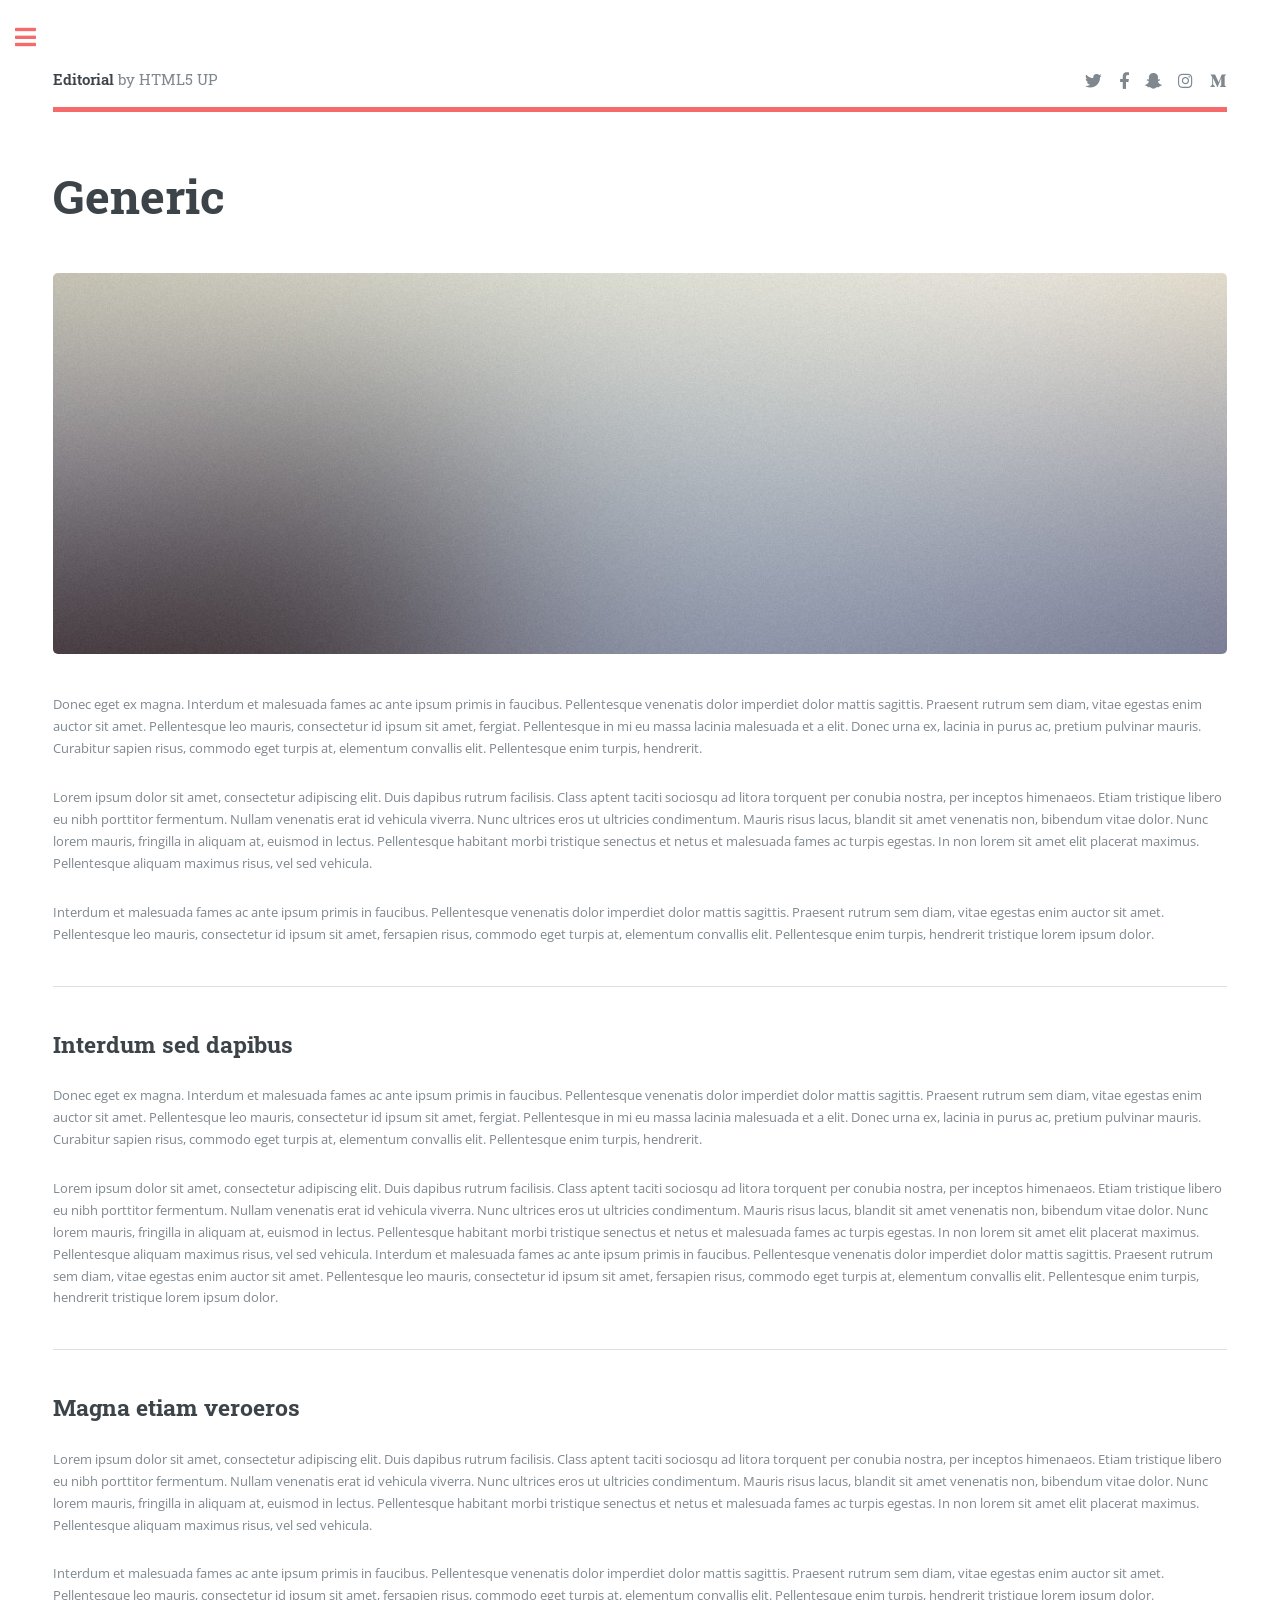
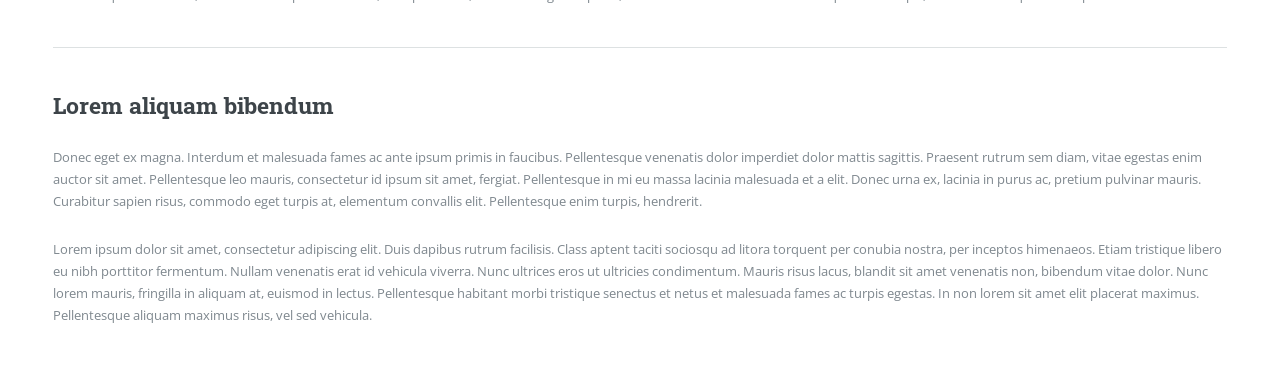
<file: my-website--Chinese/generic.html>
<!DOCTYPE HTML>
<!--
	Editorial by HTML5 UP
	html5up.net | @ajlkn
	Free for personal and commercial use under the CCA 3.0 license (html5up.net/license)
-->
<html>
	<head>
		<title>Generic - Editorial by HTML5 UP</title>
		<meta charset="utf-8" />
		<meta name="viewport" content="width=device-width, initial-scale=1, user-scalable=no" />
		<link rel="stylesheet" href="assets/css/main.css" />
	</head>
	<body class="is-preload">

		<!-- Wrapper -->
			<div id="wrapper">

				<!-- Main -->
					<div id="main">
						<div class="inner">

							<!-- Header -->
								<header id="header">
									<a href="index.html" class="logo"><strong>Editorial</strong> by HTML5 UP</a>
									<ul class="icons">
										<li><a href="#" class="icon brands fa-twitter"><span class="label">Twitter</span></a></li>
										<li><a href="#" class="icon brands fa-facebook-f"><span class="label">Facebook</span></a></li>
										<li><a href="#" class="icon brands fa-snapchat-ghost"><span class="label">Snapchat</span></a></li>
										<li><a href="#" class="icon brands fa-instagram"><span class="label">Instagram</span></a></li>
										<li><a href="#" class="icon brands fa-medium-m"><span class="label">Medium</span></a></li>
									</ul>
								</header>

							<!-- Content -->
								<section>
									<header class="main">
										<h1>Generic</h1>
									</header>

									<span class="image main"><img src="images/pic11.jpg" alt="" /></span>

									<p>Donec eget ex magna. Interdum et malesuada fames ac ante ipsum primis in faucibus. Pellentesque venenatis dolor imperdiet dolor mattis sagittis. Praesent rutrum sem diam, vitae egestas enim auctor sit amet. Pellentesque leo mauris, consectetur id ipsum sit amet, fergiat. Pellentesque in mi eu massa lacinia malesuada et a elit. Donec urna ex, lacinia in purus ac, pretium pulvinar mauris. Curabitur sapien risus, commodo eget turpis at, elementum convallis elit. Pellentesque enim turpis, hendrerit.</p>
									<p>Lorem ipsum dolor sit amet, consectetur adipiscing elit. Duis dapibus rutrum facilisis. Class aptent taciti sociosqu ad litora torquent per conubia nostra, per inceptos himenaeos. Etiam tristique libero eu nibh porttitor fermentum. Nullam venenatis erat id vehicula viverra. Nunc ultrices eros ut ultricies condimentum. Mauris risus lacus, blandit sit amet venenatis non, bibendum vitae dolor. Nunc lorem mauris, fringilla in aliquam at, euismod in lectus. Pellentesque habitant morbi tristique senectus et netus et malesuada fames ac turpis egestas. In non lorem sit amet elit placerat maximus. Pellentesque aliquam maximus risus, vel sed vehicula.</p>
									<p>Interdum et malesuada fames ac ante ipsum primis in faucibus. Pellentesque venenatis dolor imperdiet dolor mattis sagittis. Praesent rutrum sem diam, vitae egestas enim auctor sit amet. Pellentesque leo mauris, consectetur id ipsum sit amet, fersapien risus, commodo eget turpis at, elementum convallis elit. Pellentesque enim turpis, hendrerit tristique lorem ipsum dolor.</p>

									<hr class="major" />

									<h2>Interdum sed dapibus</h2>
									<p>Donec eget ex magna. Interdum et malesuada fames ac ante ipsum primis in faucibus. Pellentesque venenatis dolor imperdiet dolor mattis sagittis. Praesent rutrum sem diam, vitae egestas enim auctor sit amet. Pellentesque leo mauris, consectetur id ipsum sit amet, fergiat. Pellentesque in mi eu massa lacinia malesuada et a elit. Donec urna ex, lacinia in purus ac, pretium pulvinar mauris. Curabitur sapien risus, commodo eget turpis at, elementum convallis elit. Pellentesque enim turpis, hendrerit.</p>
									<p>Lorem ipsum dolor sit amet, consectetur adipiscing elit. Duis dapibus rutrum facilisis. Class aptent taciti sociosqu ad litora torquent per conubia nostra, per inceptos himenaeos. Etiam tristique libero eu nibh porttitor fermentum. Nullam venenatis erat id vehicula viverra. Nunc ultrices eros ut ultricies condimentum. Mauris risus lacus, blandit sit amet venenatis non, bibendum vitae dolor. Nunc lorem mauris, fringilla in aliquam at, euismod in lectus. Pellentesque habitant morbi tristique senectus et netus et malesuada fames ac turpis egestas. In non lorem sit amet elit placerat maximus. Pellentesque aliquam maximus risus, vel sed vehicula. Interdum et malesuada fames ac ante ipsum primis in faucibus. Pellentesque venenatis dolor imperdiet dolor mattis sagittis. Praesent rutrum sem diam, vitae egestas enim auctor sit amet. Pellentesque leo mauris, consectetur id ipsum sit amet, fersapien risus, commodo eget turpis at, elementum convallis elit. Pellentesque enim turpis, hendrerit tristique lorem ipsum dolor.</p>

									<hr class="major" />

									<h2>Magna etiam veroeros</h2>
									<p>Lorem ipsum dolor sit amet, consectetur adipiscing elit. Duis dapibus rutrum facilisis. Class aptent taciti sociosqu ad litora torquent per conubia nostra, per inceptos himenaeos. Etiam tristique libero eu nibh porttitor fermentum. Nullam venenatis erat id vehicula viverra. Nunc ultrices eros ut ultricies condimentum. Mauris risus lacus, blandit sit amet venenatis non, bibendum vitae dolor. Nunc lorem mauris, fringilla in aliquam at, euismod in lectus. Pellentesque habitant morbi tristique senectus et netus et malesuada fames ac turpis egestas. In non lorem sit amet elit placerat maximus. Pellentesque aliquam maximus risus, vel sed vehicula.</p>
									<p>Interdum et malesuada fames ac ante ipsum primis in faucibus. Pellentesque venenatis dolor imperdiet dolor mattis sagittis. Praesent rutrum sem diam, vitae egestas enim auctor sit amet. Pellentesque leo mauris, consectetur id ipsum sit amet, fersapien risus, commodo eget turpis at, elementum convallis elit. Pellentesque enim turpis, hendrerit tristique lorem ipsum dolor.</p>

									<hr class="major" />

									<h2>Lorem aliquam bibendum</h2>
									<p>Donec eget ex magna. Interdum et malesuada fames ac ante ipsum primis in faucibus. Pellentesque venenatis dolor imperdiet dolor mattis sagittis. Praesent rutrum sem diam, vitae egestas enim auctor sit amet. Pellentesque leo mauris, consectetur id ipsum sit amet, fergiat. Pellentesque in mi eu massa lacinia malesuada et a elit. Donec urna ex, lacinia in purus ac, pretium pulvinar mauris. Curabitur sapien risus, commodo eget turpis at, elementum convallis elit. Pellentesque enim turpis, hendrerit.</p>
									<p>Lorem ipsum dolor sit amet, consectetur adipiscing elit. Duis dapibus rutrum facilisis. Class aptent taciti sociosqu ad litora torquent per conubia nostra, per inceptos himenaeos. Etiam tristique libero eu nibh porttitor fermentum. Nullam venenatis erat id vehicula viverra. Nunc ultrices eros ut ultricies condimentum. Mauris risus lacus, blandit sit amet venenatis non, bibendum vitae dolor. Nunc lorem mauris, fringilla in aliquam at, euismod in lectus. Pellentesque habitant morbi tristique senectus et netus et malesuada fames ac turpis egestas. In non lorem sit amet elit placerat maximus. Pellentesque aliquam maximus risus, vel sed vehicula.</p>

								</section>

						</div>
					</div>

				<!-- Sidebar -->
					<div id="sidebar">
						<div class="inner">

							<!-- Search -->
								<section id="search" class="alt">
									<form method="post" action="#">
										<input type="text" name="query" id="query" placeholder="Search" />
									</form>
								</section>

							<!-- Menu -->
								<nav id="menu">
									<header class="major">
										<h2>Menu</h2>
									</header>
									<ul>
										<li><a href="index.html">Homepage</a></li>
										<li><a href="generic.html">Generic</a></li>
										<li><a href="elements.html">Elements</a></li>
										<li>
											<span class="opener">Submenu</span>
											<ul>
												<li><a href="#">Lorem Dolor</a></li>
												<li><a href="#">Ipsum Adipiscing</a></li>
												<li><a href="#">Tempus Magna</a></li>
												<li><a href="#">Feugiat Veroeros</a></li>
											</ul>
										</li>
										<li><a href="#">Etiam Dolore</a></li>
										<li><a href="#">Adipiscing</a></li>
										<li>
											<span class="opener">Another Submenu</span>
											<ul>
												<li><a href="#">Lorem Dolor</a></li>
												<li><a href="#">Ipsum Adipiscing</a></li>
												<li><a href="#">Tempus Magna</a></li>
												<li><a href="#">Feugiat Veroeros</a></li>
											</ul>
										</li>
										<li><a href="#">Maximus Erat</a></li>
										<li><a href="#">Sapien Mauris</a></li>
										<li><a href="#">Amet Lacinia</a></li>
									</ul>
								</nav>

							<!-- Section -->
								<section>
									<header class="major">
										<h2>Ante interdum</h2>
									</header>
									<div class="mini-posts">
										<article>
											<a href="#" class="image"><img src="images/pic07.jpg" alt="" /></a>
											<p>Aenean ornare velit lacus, ac varius enim lorem ullamcorper dolore aliquam.</p>
										</article>
										<article>
											<a href="#" class="image"><img src="images/pic08.jpg" alt="" /></a>
											<p>Aenean ornare velit lacus, ac varius enim lorem ullamcorper dolore aliquam.</p>
										</article>
										<article>
											<a href="#" class="image"><img src="images/pic09.jpg" alt="" /></a>
											<p>Aenean ornare velit lacus, ac varius enim lorem ullamcorper dolore aliquam.</p>
										</article>
									</div>
									<ul class="actions">
										<li><a href="#" class="button">More</a></li>
									</ul>
								</section>

							<!-- Section -->
								<section>
									<header class="major">
										<h2>Get in touch</h2>
									</header>
									<p>Sed varius enim lorem ullamcorper dolore aliquam aenean ornare velit lacus, ac varius enim lorem ullamcorper dolore. Proin sed aliquam facilisis ante interdum. Sed nulla amet lorem feugiat tempus aliquam.</p>
									<ul class="contact">
										<li class="icon solid fa-envelope"><a href="#">information@untitled.tld</a></li>
										<li class="icon solid fa-phone">(000) 000-0000</li>
										<li class="icon solid fa-home">1234 Somewhere Road #8254<br />
										Nashville, TN 00000-0000</li>
									</ul>
								</section>

							<!-- Footer -->
								<footer id="footer">
									<p class="copyright">&copy; Untitled. All rights reserved. Demo Images: <a href="https://unsplash.com">Unsplash</a>. Design: <a href="https://html5up.net">HTML5 UP</a>.</p>
								</footer>

						</div>
					</div>

			</div>

		<!-- Scripts -->
			<script src="assets/js/jquery.min.js"></script>
			<script src="assets/js/browser.min.js"></script>
			<script src="assets/js/breakpoints.min.js"></script>
			<script src="assets/js/util.js"></script>
			<script src="assets/js/main.js"></script>

	</body>
</html>
</file>
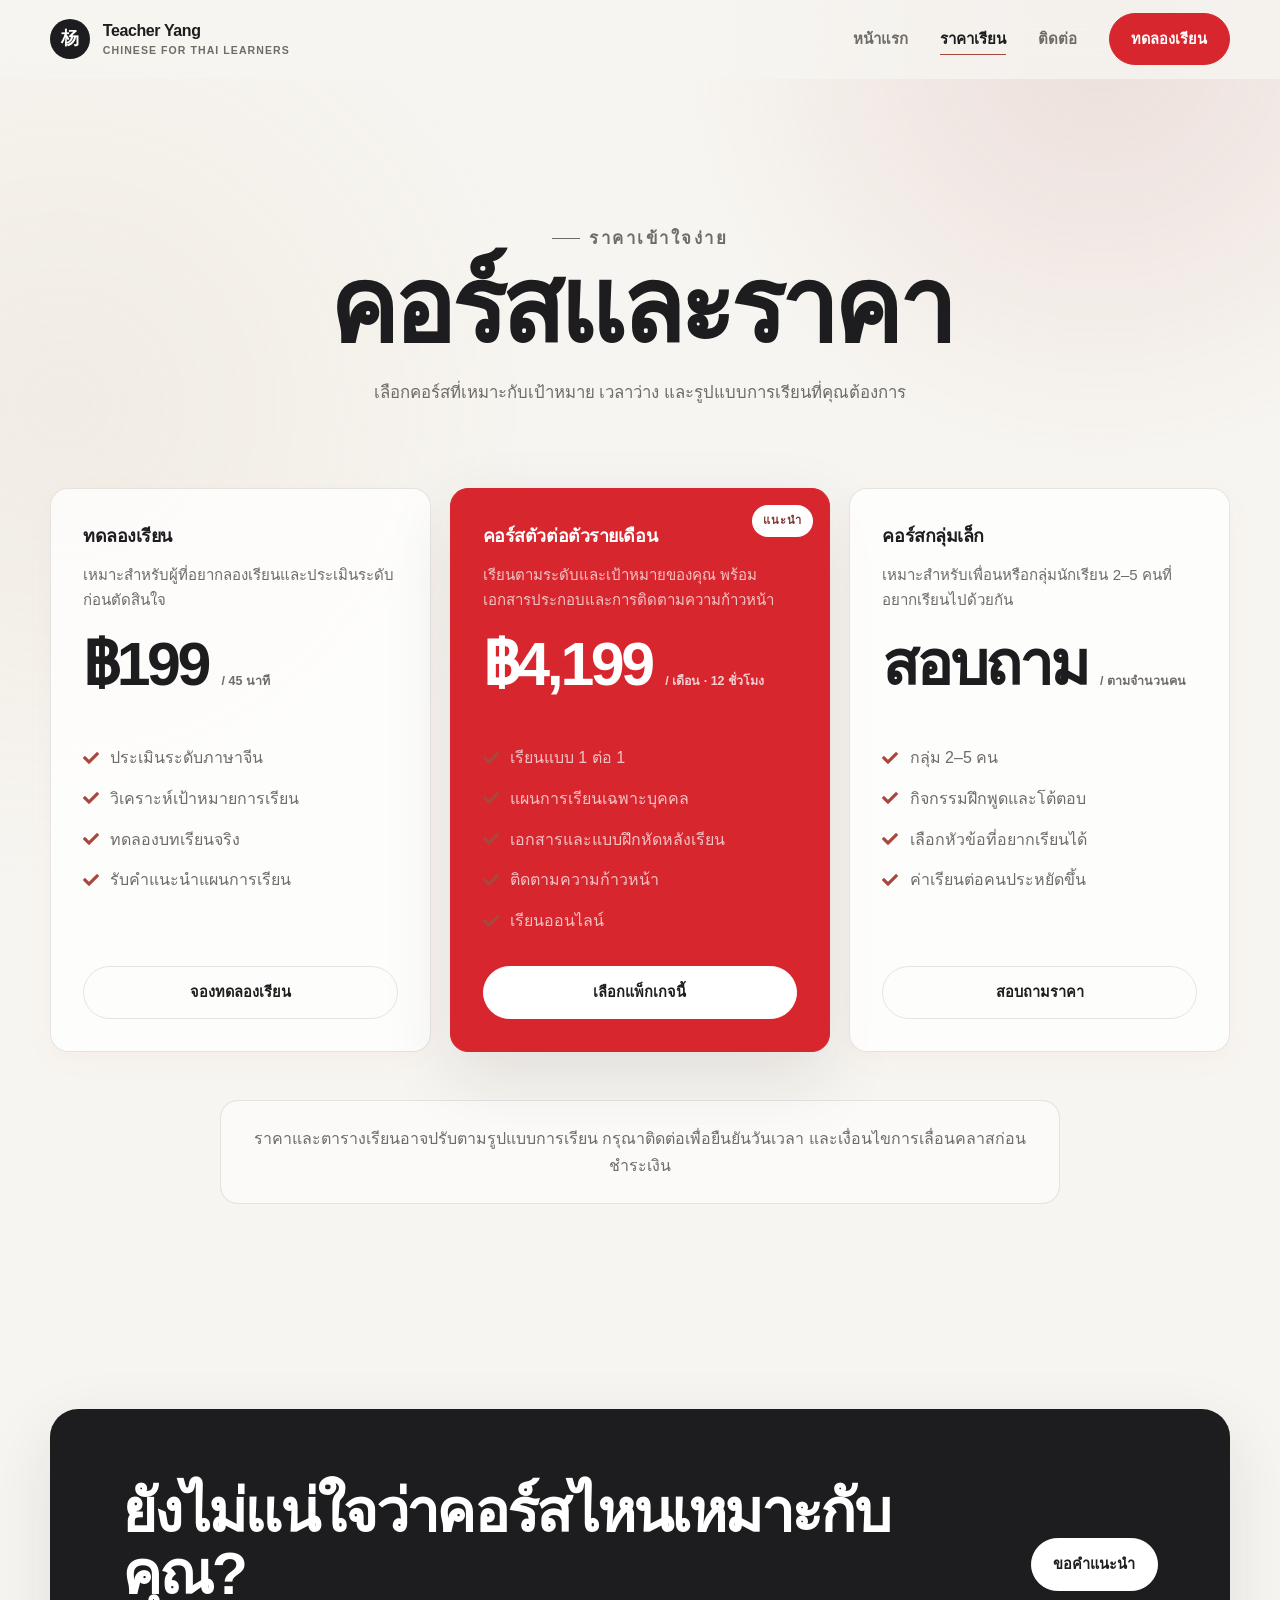
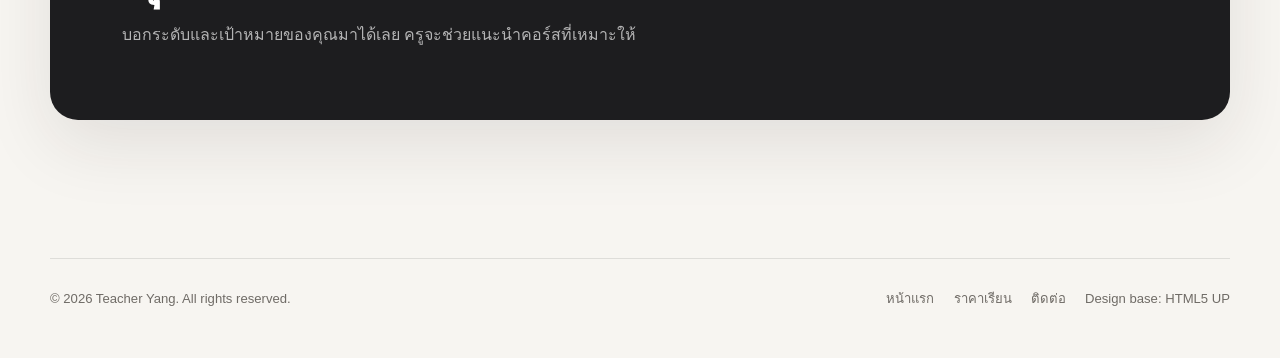
<file: my-website--Chinese/pricing.html>
<!DOCTYPE HTML>
<!--
  Based on Editorial by HTML5 UP
  html5up.net | @ajlkn
  Free for personal and commercial use under the CCA 3.0 license (html5up.net/license)
-->
<html lang="th">
  <head>
    <title>ราคาเรียน | Teacher Yang</title>
    <meta charset="utf-8" />
    <meta name="viewport" content="width=device-width, initial-scale=1" />
    <meta name="description" content="คอร์สภาษาจีนออนไลน์แบบตัวต่อตัว เรียน 12 ชั่วโมงต่อเดือน พร้อมทดลองเรียนก่อนตัดสินใจ" />
    <link rel="stylesheet" href="assets/css/fontawesome-all.min.css" />
    <link rel="stylesheet" href="assets/css/custom.css" />
  </head>
  <body class="site-body">
    <header class="site-header">
      <div class="container navbar">
        <a class="brand" href="index.html">
          <span class="brand-mark">杨</span>
          <span>Teacher Yang<small>Chinese for Thai learners</small></span>
        </a>
        <button class="nav-toggle" type="button" aria-label="เปิดเมนู" aria-expanded="false"><i class="fas fa-bars"></i></button>
        <ul class="nav-links">
          <li><a href="index.html">หน้าแรก</a></li>
          <li><a class="active" href="pricing.html">ราคาเรียน</a></li>
          <li><a href="contact.html">ติดต่อ</a></li>
          <li><a class="button" href="contact.html">ทดลองเรียน</a></li>
        </ul>
      </div>
    </header>

    <main>
      <section class="page-hero">
        <div class="container reveal">
          <p class="eyebrow">ราคาเข้าใจง่าย</p>
          <h1>คอร์สและราคา</h1>
          <p>เลือกคอร์สที่เหมาะกับเป้าหมาย เวลาว่าง และรูปแบบการเรียนที่คุณต้องการ</p>
        </div>
      </section>

      <section class="site-section" style="padding-top: 1rem;">
        <div class="container">
          <div class="pricing-grid">
            <article class="pricing-card reveal">
              <h3>ทดลองเรียน</h3>
              <p>เหมาะสำหรับผู้ที่อยากลองเรียนและประเมินระดับก่อนตัดสินใจ</p>
              <div class="price">฿199 <small>/ 45 นาที</small></div>
              <ul class="pricing-list">
                <li><i class="fas fa-check"></i><span>ประเมินระดับภาษาจีน</span></li>
                <li><i class="fas fa-check"></i><span>วิเคราะห์เป้าหมายการเรียน</span></li>
                <li><i class="fas fa-check"></i><span>ทดลองบทเรียนจริง</span></li>
                <li><i class="fas fa-check"></i><span>รับคำแนะนำแผนการเรียน</span></li>
              </ul>
              <a class="button secondary" href="contact.html">จองทดลองเรียน</a>
            </article>

            <article class="pricing-card featured reveal">
              <span class="badge">แนะนำ</span>
              <h3>คอร์สตัวต่อตัวรายเดือน</h3>
              <p>เรียนตามระดับและเป้าหมายของคุณ พร้อมเอกสารประกอบและการติดตามความก้าวหน้า</p>
              <div class="price">฿4,199 <small>/ เดือน · 12 ชั่วโมง</small></div>
              <ul class="pricing-list">
                <li><i class="fas fa-check"></i><span>เรียนแบบ 1 ต่อ 1</span></li>
                <li><i class="fas fa-check"></i><span>แผนการเรียนเฉพาะบุคคล</span></li>
                <li><i class="fas fa-check"></i><span>เอกสารและแบบฝึกหัดหลังเรียน</span></li>
                <li><i class="fas fa-check"></i><span>ติดตามความก้าวหน้า</span></li>
                <li><i class="fas fa-check"></i><span>เรียนออนไลน์</span></li>
              </ul>
              <a class="button light" href="contact.html">เลือกแพ็กเกจนี้</a>
            </article>

            <article class="pricing-card reveal">
              <h3>คอร์สกลุ่มเล็ก</h3>
              <p>เหมาะสำหรับเพื่อนหรือกลุ่มนักเรียน 2–5 คนที่อยากเรียนไปด้วยกัน</p>
              <div class="price">สอบถาม <small>/ ตามจำนวนคน</small></div>
              <ul class="pricing-list">
                <li><i class="fas fa-check"></i><span>กลุ่ม 2–5 คน</span></li>
                <li><i class="fas fa-check"></i><span>กิจกรรมฝึกพูดและโต้ตอบ</span></li>
                <li><i class="fas fa-check"></i><span>เลือกหัวข้อที่อยากเรียนได้</span></li>
                <li><i class="fas fa-check"></i><span>ค่าเรียนต่อคนประหยัดขึ้น</span></li>
              </ul>
              <a class="button secondary" href="contact.html">สอบถามราคา</a>
            </article>
          </div>

          <div class="simple-note reveal">
            ราคาและตารางเรียนอาจปรับตามรูปแบบการเรียน กรุณาติดต่อเพื่อยืนยันวันเวลา
            และเงื่อนไขการเลื่อนคลาสก่อนชำระเงิน
          </div>
        </div>
      </section>

      <section class="site-section">
        <div class="container cta-panel reveal">
          <div>
            <h2>ยังไม่แน่ใจว่าคอร์สไหนเหมาะกับคุณ?</h2>
            <p>บอกระดับและเป้าหมายของคุณมาได้เลย ครูจะช่วยแนะนำคอร์สที่เหมาะให้</p>
          </div>
          <a class="button light" href="contact.html">ขอคำแนะนำ</a>
        </div>
      </section>
    </main>

    <footer class="site-footer">
      <div class="container footer-grid">
        <span>© 2026 Teacher Yang. All rights reserved.</span>
        <div class="footer-links">
          <a href="index.html">หน้าแรก</a>
          <a href="pricing.html">ราคาเรียน</a>
          <a href="contact.html">ติดต่อ</a>
          <a href="https://html5up.net" target="_blank" rel="noopener">Design base: HTML5 UP</a>
        </div>
      </div>
    </footer>
    <script src="assets/js/site.js"></script>
  </body>
</html>
</file>
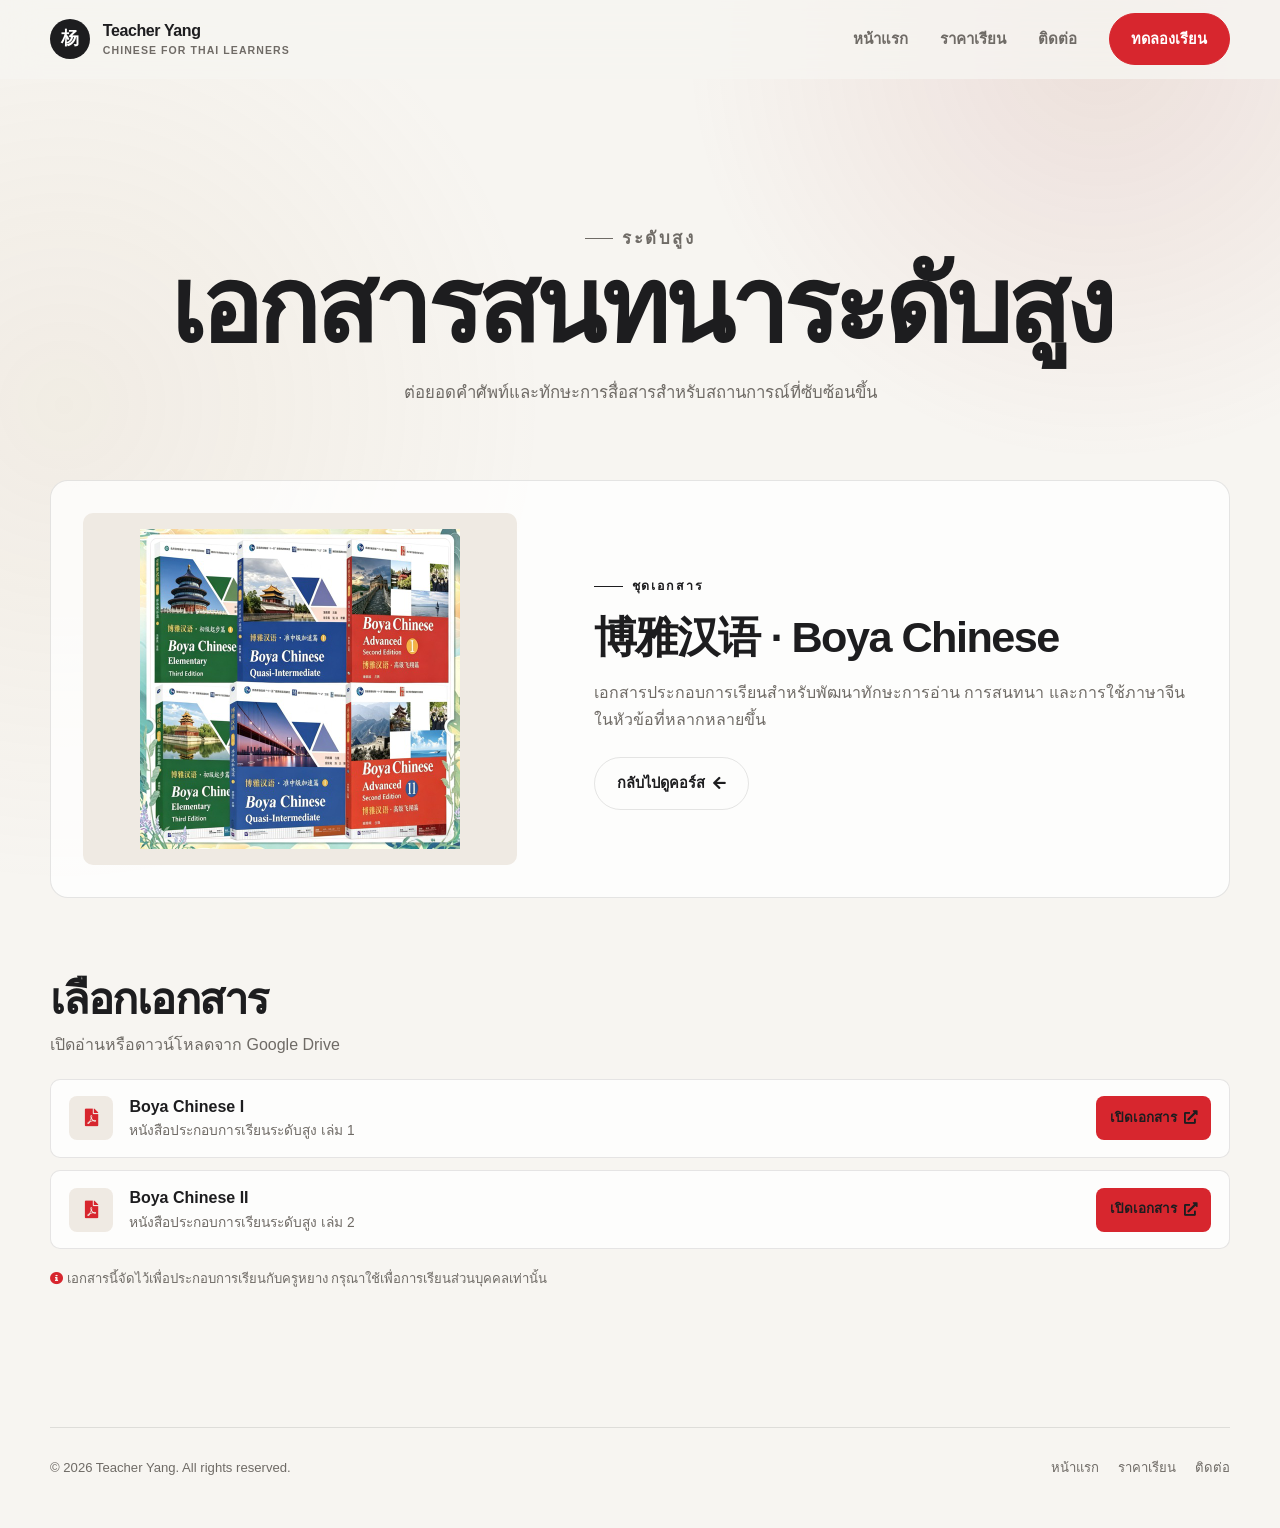
<file: my-website--Chinese/resources-advanced.html>
<!DOCTYPE HTML>
<html lang="th">
  <head>
    <title>เอกสารสนทนาระดับสูง | Teacher Yang</title>
    <meta charset="utf-8" />
    <meta name="viewport" content="width=device-width, initial-scale=1" />
    <meta name="description" content="เอกสารประกอบคอร์สสนทนาภาษาจีนระดับสูงกับครูหยาง" />
    <link rel="stylesheet" href="assets/css/fontawesome-all.min.css" />
    <link rel="stylesheet" href="assets/css/custom.css" />
  </head>
  <body class="site-body">
    <header class="site-header">
      <div class="container navbar">
        <a class="brand" href="index.html" aria-label="Teacher Yang homepage"><span class="brand-mark">杨</span><span>Teacher Yang<small>Chinese for Thai learners</small></span></a>
        <button class="nav-toggle" type="button" aria-label="เปิดเมนู" aria-expanded="false"><i class="fas fa-bars" aria-hidden="true"></i></button>
        <ul class="nav-links">
          <li><a href="index.html">หน้าแรก</a></li>
          <li><a href="pricing.html">ราคาเรียน</a></li>
          <li><a href="contact.html">ติดต่อ</a></li>
          <li><a class="button" href="contact.html">ทดลองเรียน</a></li>
        </ul>
      </div>
    </header>
    <main>
      <section class="page-hero resource-page-hero"><div class="container reveal"><p class="eyebrow">ระดับสูง</p><h1>เอกสารสนทนาระดับสูง</h1><p>ต่อยอดคำศัพท์และทักษะการสื่อสารสำหรับสถานการณ์ที่ซับซ้อนขึ้น</p></div></section>
      <section class="site-section resource-page-section">
        <div class="container course-resource-intro reveal">
          <div class="course-resource-cover"><img src="images/book-advanced.jpg" alt="หนังสือ Boya Chinese สำหรับการสนทนาระดับสูง" /></div>
          <div><p class="eyebrow">ชุดเอกสาร</p><h2>博雅汉语 · Boya Chinese</h2><p>เอกสารประกอบการเรียนสำหรับพัฒนาทักษะการอ่าน การสนทนา และการใช้ภาษาจีนในหัวข้อที่หลากหลายขึ้น</p><a class="button secondary" href="index.html#courses">กลับไปดูคอร์ส <i class="fas fa-arrow-left" aria-hidden="true"></i></a></div>
        </div>
        <div class="container resource-list-wrap reveal">
          <div class="resource-list-heading"><h2>เลือกเอกสาร</h2><p>เปิดอ่านหรือดาวน์โหลดจาก Google Drive</p></div>
          <div class="resource-list">
            <article class="resource-item"><span class="resource-file-type"><i class="fas fa-file-pdf" aria-hidden="true"></i></span><div><h3>Boya Chinese I</h3><p>หนังสือประกอบการเรียนระดับสูง เล่ม 1</p></div><a class="resource-open" href="https://drive.google.com/file/d/1r9OAp3ThaIUUoTtLWAyxYXwvBlrMikYh/view?usp=drive_link" target="_blank" rel="noopener">เปิดเอกสาร <i class="fas fa-external-link-alt" aria-hidden="true"></i></a></article>
            <article class="resource-item"><span class="resource-file-type"><i class="fas fa-file-pdf" aria-hidden="true"></i></span><div><h3>Boya Chinese II</h3><p>หนังสือประกอบการเรียนระดับสูง เล่ม 2</p></div><a class="resource-open" href="https://drive.google.com/file/d/1rr2AG_ApiEdk9EvxdZEUyOdhf83fgVnE/view?usp=drive_link" target="_blank" rel="noopener">เปิดเอกสาร <i class="fas fa-external-link-alt" aria-hidden="true"></i></a></article>
          </div>
          <p class="resource-note"><i class="fas fa-info-circle" aria-hidden="true"></i> เอกสารนี้จัดไว้เพื่อประกอบการเรียนกับครูหยาง กรุณาใช้เพื่อการเรียนส่วนบุคคลเท่านั้น</p>
        </div>
      </section>
    </main>
    <footer class="site-footer"><div class="container footer-grid"><span>© 2026 Teacher Yang. All rights reserved.</span><div class="footer-links"><a href="index.html">หน้าแรก</a><a href="pricing.html">ราคาเรียน</a><a href="contact.html">ติดต่อ</a></div></div></footer>
    <script src="assets/js/site.js"></script>
  </body>
</html>
</file>
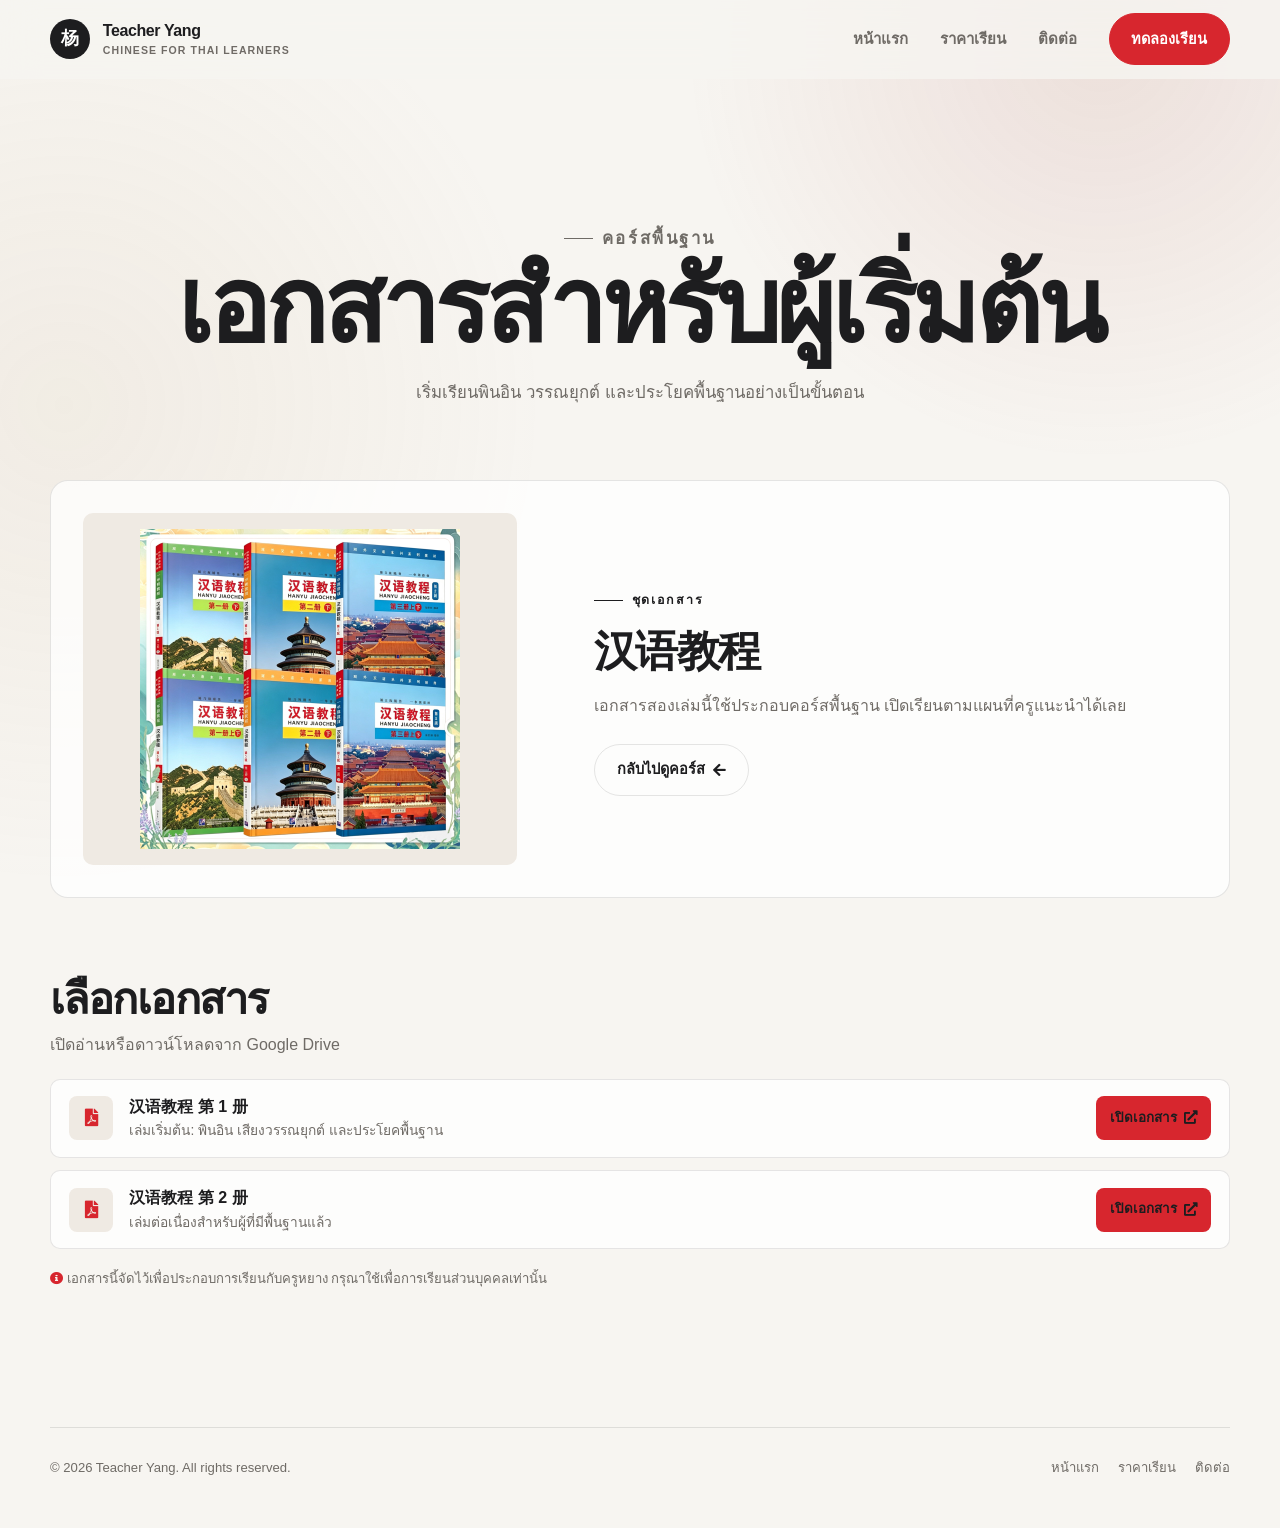
<file: my-website--Chinese/resources-beginner.html>
<!DOCTYPE HTML>
<html lang="th">
  <head>
    <title>เอกสารสำหรับผู้เริ่มต้น | Teacher Yang</title>
    <meta charset="utf-8" />
    <meta name="viewport" content="width=device-width, initial-scale=1" />
    <meta name="description" content="เอกสารประกอบคอร์สภาษาจีนพื้นฐานกับครูหยาง" />
    <link rel="stylesheet" href="assets/css/fontawesome-all.min.css" />
    <link rel="stylesheet" href="assets/css/custom.css" />
  </head>
  <body class="site-body">
    <header class="site-header">
      <div class="container navbar">
        <a class="brand" href="index.html" aria-label="Teacher Yang homepage"><span class="brand-mark">杨</span><span>Teacher Yang<small>Chinese for Thai learners</small></span></a>
        <button class="nav-toggle" type="button" aria-label="เปิดเมนู" aria-expanded="false"><i class="fas fa-bars" aria-hidden="true"></i></button>
        <ul class="nav-links">
          <li><a href="index.html">หน้าแรก</a></li>
          <li><a href="pricing.html">ราคาเรียน</a></li>
          <li><a href="contact.html">ติดต่อ</a></li>
          <li><a class="button" href="contact.html">ทดลองเรียน</a></li>
        </ul>
      </div>
    </header>
    <main>
      <section class="page-hero resource-page-hero"><div class="container reveal"><p class="eyebrow">คอร์สพื้นฐาน</p><h1>เอกสารสำหรับผู้เริ่มต้น</h1><p>เริ่มเรียนพินอิน วรรณยุกต์ และประโยคพื้นฐานอย่างเป็นขั้นตอน</p></div></section>
      <section class="site-section resource-page-section">
        <div class="container course-resource-intro reveal">
          <div class="course-resource-cover"><img src="images/book-beginner.jpg" alt="ชุดหนังสือ Hanyu Jiaocheng สำหรับผู้เริ่มต้น" /></div>
          <div><p class="eyebrow">ชุดเอกสาร</p><h2>汉语教程</h2><p>เอกสารสองเล่มนี้ใช้ประกอบคอร์สพื้นฐาน เปิดเรียนตามแผนที่ครูแนะนำได้เลย</p><a class="button secondary" href="index.html#courses">กลับไปดูคอร์ส <i class="fas fa-arrow-left" aria-hidden="true"></i></a></div>
        </div>
        <div class="container resource-list-wrap reveal">
          <div class="resource-list-heading"><h2>เลือกเอกสาร</h2><p>เปิดอ่านหรือดาวน์โหลดจาก Google Drive</p></div>
          <div class="resource-list">
            <article class="resource-item"><span class="resource-file-type"><i class="fas fa-file-pdf" aria-hidden="true"></i></span><div><h3>汉语教程 第 1 册</h3><p>เล่มเริ่มต้น: พินอิน เสียงวรรณยุกต์ และประโยคพื้นฐาน</p></div><a class="resource-open" href="https://drive.google.com/file/d/18nCF8Qe0k3uruP8_xM9QJAUJCXId_kPJ/view?usp=drive_link" target="_blank" rel="noopener">เปิดเอกสาร <i class="fas fa-external-link-alt" aria-hidden="true"></i></a></article>
            <article class="resource-item"><span class="resource-file-type"><i class="fas fa-file-pdf" aria-hidden="true"></i></span><div><h3>汉语教程 第 2 册</h3><p>เล่มต่อเนื่องสำหรับผู้ที่มีพื้นฐานแล้ว</p></div><a class="resource-open" href="https://drive.google.com/file/d/1FueMsDeu5xVVPHPXiWf-k40h5h3Ni0d4/view?usp=drive_link" target="_blank" rel="noopener">เปิดเอกสาร <i class="fas fa-external-link-alt" aria-hidden="true"></i></a></article>
          </div>
          <p class="resource-note"><i class="fas fa-info-circle" aria-hidden="true"></i> เอกสารนี้จัดไว้เพื่อประกอบการเรียนกับครูหยาง กรุณาใช้เพื่อการเรียนส่วนบุคคลเท่านั้น</p>
        </div>
      </section>
    </main>
    <footer class="site-footer"><div class="container footer-grid"><span>© 2026 Teacher Yang. All rights reserved.</span><div class="footer-links"><a href="index.html">หน้าแรก</a><a href="pricing.html">ราคาเรียน</a><a href="contact.html">ติดต่อ</a></div></div></footer>
    <script src="assets/js/site.js"></script>
  </body>
</html>
</file>
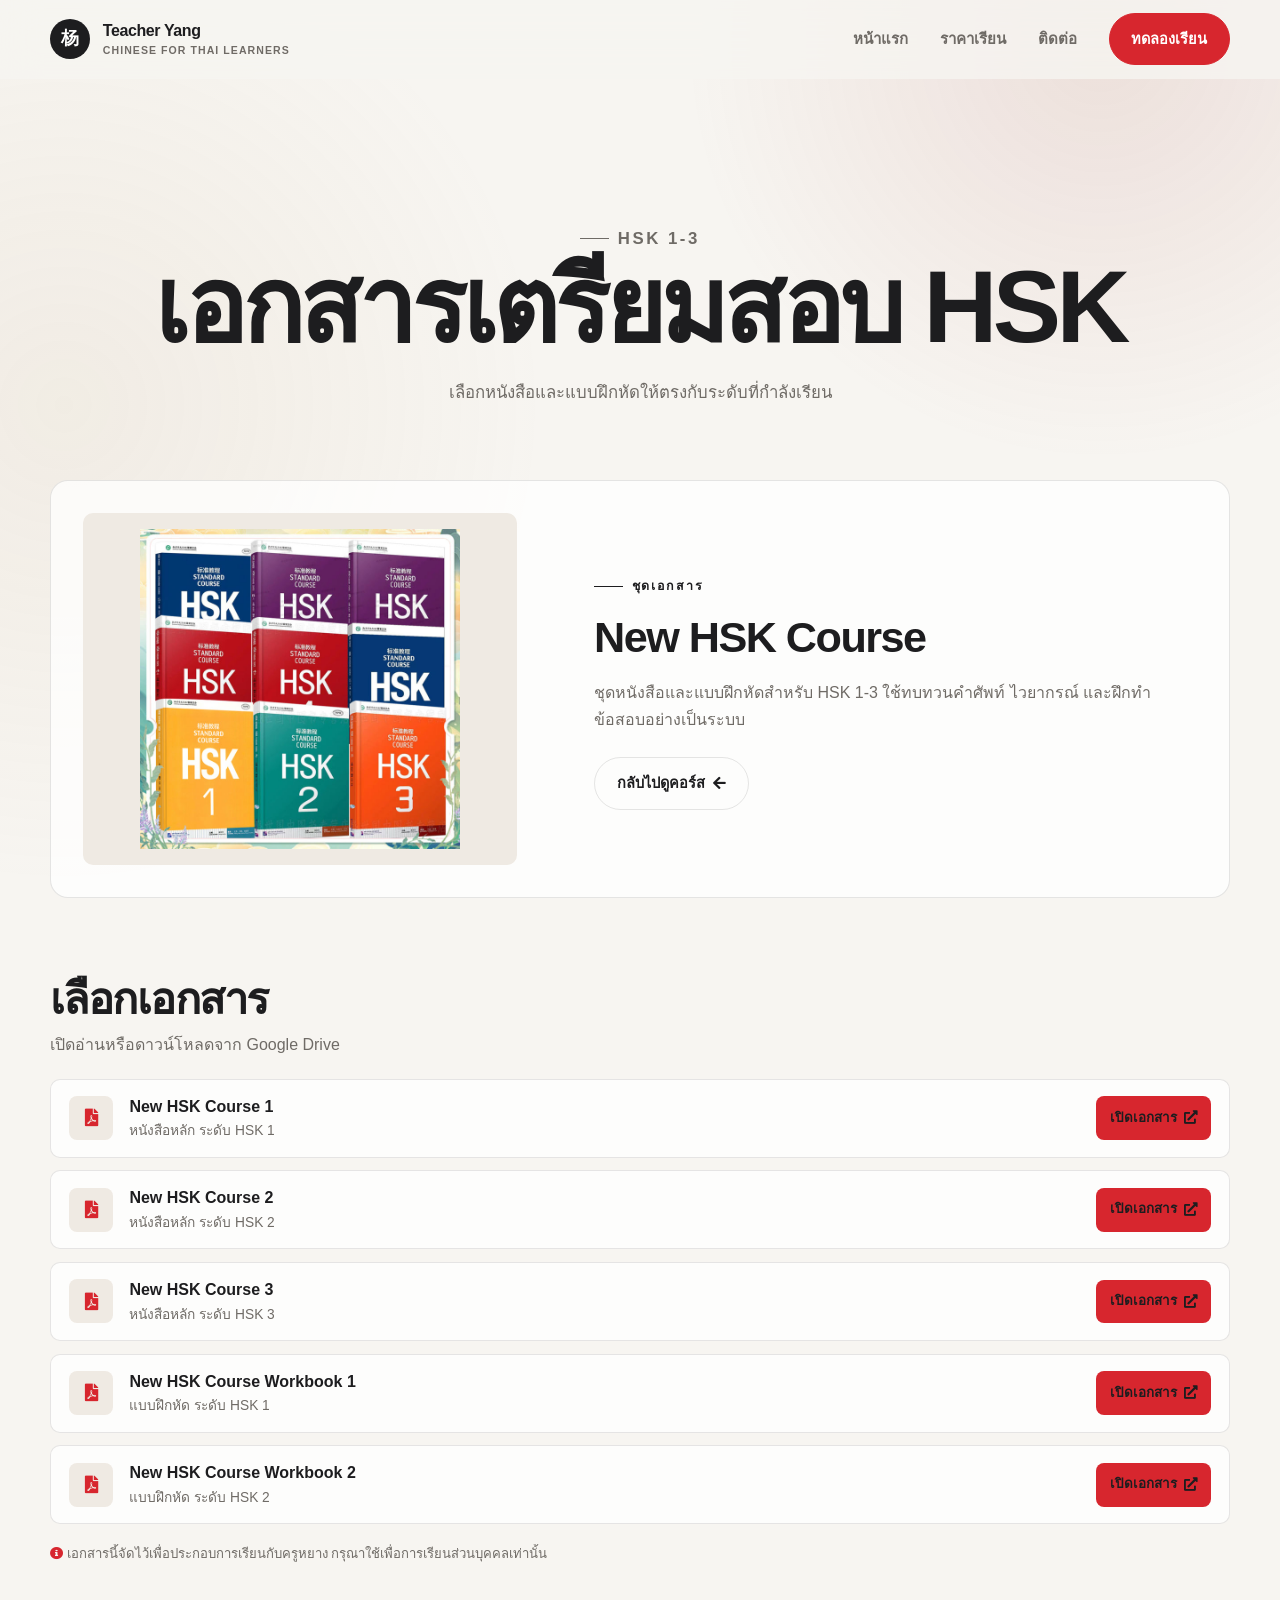
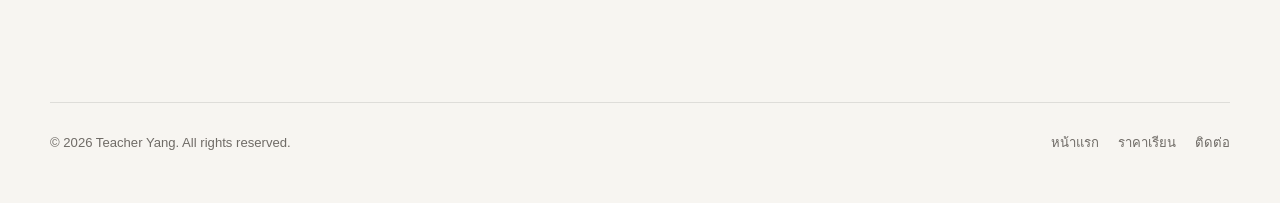
<file: my-website--Chinese/resources-hsk.html>
<!DOCTYPE HTML>
<html lang="th">
  <head>
    <title>เอกสารเตรียมสอบ HSK | Teacher Yang</title>
    <meta charset="utf-8" />
    <meta name="viewport" content="width=device-width, initial-scale=1" />
    <meta name="description" content="เอกสารและแบบฝึกหัดเตรียมสอบ HSK 1-3 กับครูหยาง" />
    <link rel="stylesheet" href="assets/css/fontawesome-all.min.css" />
    <link rel="stylesheet" href="assets/css/custom.css" />
  </head>
  <body class="site-body">
    <header class="site-header">
      <div class="container navbar">
        <a class="brand" href="index.html" aria-label="Teacher Yang homepage"><span class="brand-mark">杨</span><span>Teacher Yang<small>Chinese for Thai learners</small></span></a>
        <button class="nav-toggle" type="button" aria-label="เปิดเมนู" aria-expanded="false"><i class="fas fa-bars" aria-hidden="true"></i></button>
        <ul class="nav-links">
          <li><a href="index.html">หน้าแรก</a></li>
          <li><a href="pricing.html">ราคาเรียน</a></li>
          <li><a href="contact.html">ติดต่อ</a></li>
          <li><a class="button" href="contact.html">ทดลองเรียน</a></li>
        </ul>
      </div>
    </header>
    <main>
      <section class="page-hero resource-page-hero"><div class="container reveal"><p class="eyebrow">HSK 1-3</p><h1>เอกสารเตรียมสอบ HSK</h1><p>เลือกหนังสือและแบบฝึกหัดให้ตรงกับระดับที่กำลังเรียน</p></div></section>
      <section class="site-section resource-page-section">
        <div class="container course-resource-intro reveal">
          <div class="course-resource-cover"><img src="images/book-hsk.jpg" alt="หนังสือ Standard Course HSK" /></div>
          <div><p class="eyebrow">ชุดเอกสาร</p><h2>New HSK Course</h2><p>ชุดหนังสือและแบบฝึกหัดสำหรับ HSK 1-3 ใช้ทบทวนคำศัพท์ ไวยากรณ์ และฝึกทำข้อสอบอย่างเป็นระบบ</p><a class="button secondary" href="index.html#courses">กลับไปดูคอร์ส <i class="fas fa-arrow-left" aria-hidden="true"></i></a></div>
        </div>
        <div class="container resource-list-wrap reveal">
          <div class="resource-list-heading"><h2>เลือกเอกสาร</h2><p>เปิดอ่านหรือดาวน์โหลดจาก Google Drive</p></div>
          <div class="resource-list">
            <article class="resource-item"><span class="resource-file-type"><i class="fas fa-file-pdf" aria-hidden="true"></i></span><div><h3>New HSK Course 1</h3><p>หนังสือหลัก ระดับ HSK 1</p></div><a class="resource-open" href="https://drive.google.com/file/d/18iX6FbuF7U_3Xr6k7OkkvMLfmLs5S3zd/view?usp=drive_link" target="_blank" rel="noopener">เปิดเอกสาร <i class="fas fa-external-link-alt" aria-hidden="true"></i></a></article>
            <article class="resource-item"><span class="resource-file-type"><i class="fas fa-file-pdf" aria-hidden="true"></i></span><div><h3>New HSK Course 2</h3><p>หนังสือหลัก ระดับ HSK 2</p></div><a class="resource-open" href="https://drive.google.com/file/d/1n6_bp8WfO5yzypj0m233lBZvxtW49Yom/view?usp=drive_link" target="_blank" rel="noopener">เปิดเอกสาร <i class="fas fa-external-link-alt" aria-hidden="true"></i></a></article>
            <article class="resource-item"><span class="resource-file-type"><i class="fas fa-file-pdf" aria-hidden="true"></i></span><div><h3>New HSK Course 3</h3><p>หนังสือหลัก ระดับ HSK 3</p></div><a class="resource-open" href="https://drive.google.com/file/d/1Km8_uARZamRdbKKHlnk2erre_MonAge0/view?usp=drive_link" target="_blank" rel="noopener">เปิดเอกสาร <i class="fas fa-external-link-alt" aria-hidden="true"></i></a></article>
            <article class="resource-item"><span class="resource-file-type"><i class="fas fa-file-pdf" aria-hidden="true"></i></span><div><h3>New HSK Course Workbook 1</h3><p>แบบฝึกหัด ระดับ HSK 1</p></div><a class="resource-open" href="https://drive.google.com/file/d/1Ish5t4_cdsGM6s96ualrA8zCwk3tu0b3/view?usp=drive_link" target="_blank" rel="noopener">เปิดเอกสาร <i class="fas fa-external-link-alt" aria-hidden="true"></i></a></article>
            <article class="resource-item"><span class="resource-file-type"><i class="fas fa-file-pdf" aria-hidden="true"></i></span><div><h3>New HSK Course Workbook 2</h3><p>แบบฝึกหัด ระดับ HSK 2</p></div><a class="resource-open" href="https://drive.google.com/file/d/15DfJmXgOMBQwveS1pHyU93QGPW2dLeXS/view?usp=drive_link" target="_blank" rel="noopener">เปิดเอกสาร <i class="fas fa-external-link-alt" aria-hidden="true"></i></a></article>
          </div>
          <p class="resource-note"><i class="fas fa-info-circle" aria-hidden="true"></i> เอกสารนี้จัดไว้เพื่อประกอบการเรียนกับครูหยาง กรุณาใช้เพื่อการเรียนส่วนบุคคลเท่านั้น</p>
        </div>
      </section>
    </main>
    <footer class="site-footer"><div class="container footer-grid"><span>© 2026 Teacher Yang. All rights reserved.</span><div class="footer-links"><a href="index.html">หน้าแรก</a><a href="pricing.html">ราคาเรียน</a><a href="contact.html">ติดต่อ</a></div></div></footer>
    <script src="assets/js/site.js"></script>
  </body>
</html>
</file>
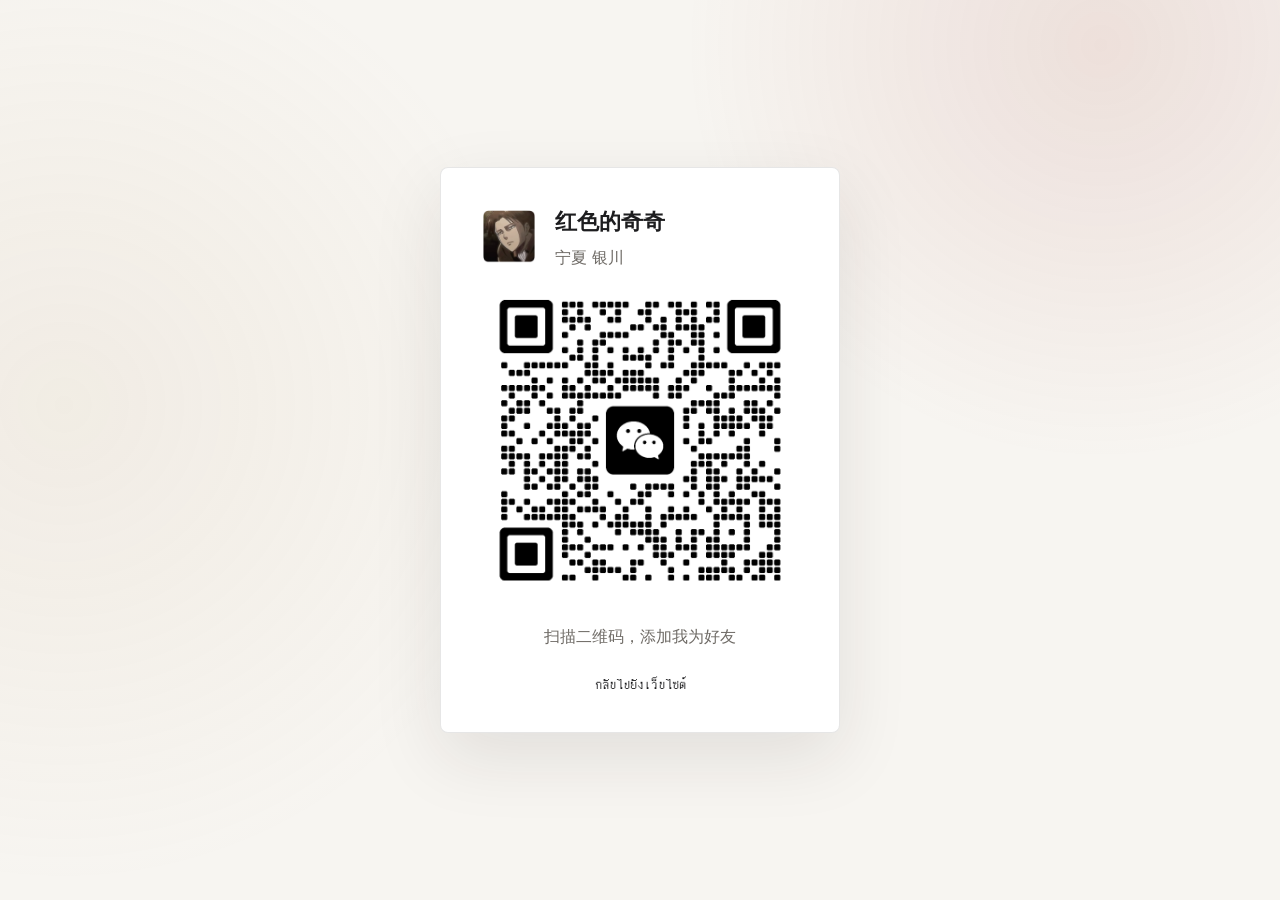
<file: my-website--Chinese/wechat.html>
<!DOCTYPE HTML>
<html lang="zh-CN">
  <head>
    <title>WeChat | Teacher Yang</title>
    <meta charset="utf-8" />
    <meta name="viewport" content="width=device-width, initial-scale=1" />
    <meta name="description" content="WeChat QR code for Teacher Yang" />
    <link rel="stylesheet" href="assets/css/custom.css" />
  </head>
  <body class="site-body wechat-page">
    <main class="wechat-card">
      <div class="wechat-profile">
        <img src="images/wechat-avatar.png" alt="WeChat profile avatar" />
        <div>
          <h1>红色的奇奇</h1>
          <p>宁夏 银川</p>
        </div>
      </div>
      <img class="wechat-qr" src="images/wechat-qr.png" alt="WeChat QR code for adding Teacher Yang" />
      <p class="wechat-caption">扫描二维码，添加我为好友</p>
      <a class="wechat-back" href="contact.html">กลับไปยังเว็บไซต์</a>
    </main>
  </body>
</html>
</file>
<file: my-website--Chinese/assets/css/custom.css>
:root {
  --bg: #f7f5f1;
  --surface: #ffffff;
  --surface-soft: #efeae3;
  --text: #1d1d1f;
  --muted: #6f6b66;
  --accent: #a8473d;
  --accent-dark: #7f342d;
  --button-red: #d7262e;
  --button-red-dark: #a7131b;
  --border: rgba(29, 29, 31, 0.11);
  --shadow: 0 24px 70px rgba(42, 34, 29, 0.10);
  --radius-lg: 28px;
  --radius-md: 18px;
  --max-width: 1180px;
}

* {
  box-sizing: border-box;
}

html {
  scroll-behavior: smooth;
}

body.site-body {
  margin: 0;
  min-width: 320px;
  background: var(--bg);
  color: var(--text);
  font-family: Inter, "Noto Sans Thai", "Noto Sans SC", -apple-system,
    BlinkMacSystemFont, "Segoe UI", sans-serif;
  font-size: 16px;
  line-height: 1.7;
  letter-spacing: 0;
}

body.site-body::before {
  content: "";
  position: fixed;
  inset: 0;
  z-index: -2;
  pointer-events: none;
  background:
    radial-gradient(circle at 86% 5%, rgba(168, 71, 61, 0.12), transparent 26rem),
    radial-gradient(circle at 5% 45%, rgba(196, 163, 116, 0.10), transparent 30rem);
}

.site-body a {
  color: inherit;
  text-decoration: none;
}

.site-body img {
  display: block;
  max-width: 100%;
}

.site-body button,
.site-body input,
.site-body textarea,
.site-body select {
  font: inherit;
}

.container {
  width: min(calc(100% - 40px), var(--max-width));
  margin-inline: auto;
}

.eyebrow {
  display: inline-flex;
  align-items: center;
  gap: 0.55rem;
  margin: 0 0 1rem;
  color: var(--text);
  font-size: 0.78rem;
  font-weight: 800;
  letter-spacing: 0.15em;
  text-transform: uppercase;
}

.eyebrow::before {
  content: "";
  width: 1.8rem;
  height: 1px;
  background: currentColor;
}

.hero-copy .eyebrow,
.section-heading .eyebrow,
.about-copy .eyebrow {
  position: relative;
  top: -0.35rem;
  margin-bottom: 0.9rem;
  color: var(--text);
  font-size: 1.28rem;
  font-weight: 900;
  letter-spacing: 0;
  line-height: 1.35;
}

.hero-copy .eyebrow::before,
.section-heading .eyebrow::before,
.about-copy .eyebrow::before {
  width: 3.3rem;
  height: 3px;
}

.section-heading {
  max-width: 710px;
  margin-bottom: 2.8rem;
}

.section-heading.centered {
  margin-inline: auto;
  text-align: center;
}

.section-heading.centered .eyebrow::before {
  display: none;
}

.section-heading h2,
.page-hero h1,
.hero-copy h1 {
  margin: 0;
  color: var(--text);
  font-weight: 650;
  letter-spacing: -0.045em;
  line-height: 1.06;
}

.section-heading h2 {
  font-size: clamp(2rem, 5vw, 3.65rem);
}

.section-heading p,
.page-hero p {
  margin: 1.1rem 0 0;
  color: var(--muted);
  font-size: 1.05rem;
}

.site-header {
  position: sticky;
  top: 0;
  z-index: 100;
  border-bottom: 1px solid transparent;
  background: rgba(247, 245, 241, 0.78);
  backdrop-filter: blur(18px);
  -webkit-backdrop-filter: blur(18px);
  transition: border-color 180ms ease, box-shadow 180ms ease;
}

.site-header.is-scrolled {
  border-bottom-color: var(--border);
  box-shadow: 0 12px 40px rgba(42, 34, 29, 0.05);
}

.navbar {
  display: flex;
  min-height: 78px;
  align-items: center;
  justify-content: space-between;
  gap: 2rem;
}

.brand {
  display: inline-flex;
  align-items: center;
  gap: 0.8rem;
  font-weight: 800;
  line-height: 1;
  letter-spacing: -0.025em;
}

.brand-mark {
  display: grid;
  width: 40px;
  height: 40px;
  place-items: center;
  border-radius: 50%;
  background: var(--text);
  color: #fff;
  font-family: Georgia, "Noto Serif SC", serif;
  font-size: 1.1rem;
}

.brand small {
  display: block;
  margin-top: 0.35rem;
  color: var(--muted);
  font-size: 0.66rem;
  font-weight: 650;
  letter-spacing: 0.1em;
  text-transform: uppercase;
}

.nav-links {
  display: flex;
  align-items: center;
  gap: 2rem;
  margin: 0;
  padding: 0;
  list-style: none;
}

.nav-links a:not(.button) {
  position: relative;
  color: var(--muted);
  font-size: 0.94rem;
  font-weight: 650;
}

.nav-links a:not(.button)::after {
  content: "";
  position: absolute;
  left: 0;
  right: 100%;
  bottom: -0.45rem;
  height: 1px;
  background: var(--accent);
  transition: right 180ms ease;
}

.nav-links a:not(.button):hover,
.nav-links a.active:not(.button) {
  color: var(--text);
}

.nav-links a:not(.button):hover::after,
.nav-links a.active:not(.button)::after {
  right: 0;
}

.nav-toggle {
  display: none;
  width: 44px;
  height: 44px;
  padding: 0;
  border: 1px solid var(--border);
  border-radius: 50%;
  background: var(--surface);
  color: var(--text);
  cursor: pointer;
}

.button {
  display: inline-flex;
  min-height: 50px;
  align-items: center;
  justify-content: center;
  gap: 0.55rem;
  padding: 0.8rem 1.35rem;
  border: 1px solid var(--button-red);
  border-radius: 999px;
  background: var(--button-red);
  color: #fff !important;
  font-size: 0.91rem;
  font-weight: 750;
  letter-spacing: 0;
  box-shadow: none;
  transition: transform 180ms ease, background 180ms ease, border-color 180ms ease;
}

.button:hover {
  transform: translateY(-2px);
  border-color: var(--button-red-dark);
  background: var(--button-red-dark);
}

.button.secondary {
  border-color: var(--border);
  background: transparent;
  color: var(--text) !important;
}

.button.secondary:hover {
  border-color: var(--text);
  background: var(--surface);
}

.button.light {
  border-color: #fff;
  background: #fff;
  color: var(--text) !important;
}

.hero {
  position: relative;
  isolation: isolate;
  min-height: min(760px, calc(100svh - 78px));
  display: flex;
  align-items: center;
  overflow: hidden;
  padding: clamp(5.2rem, 10vw, 8.4rem) 0 clamp(4rem, 7vw, 6rem);
  background:
    linear-gradient(
      90deg,
      rgba(247, 245, 241, 0.98) 0%,
      rgba(247, 245, 241, 0.92) 34%,
      rgba(247, 245, 241, 0.42) 58%,
      rgba(29, 29, 31, 0.42) 100%
    ),
    url("../../images/home-hero-bg.png") right center / auto 94% no-repeat;
  background-color: var(--bg);
}

.hero::after {
  content: "";
  position: absolute;
  inset: auto 0 0;
  z-index: -1;
  height: 38%;
  background: linear-gradient(to top, var(--bg), rgba(247, 245, 241, 0));
  pointer-events: none;
}

.hero-grid {
  display: grid;
  grid-template-columns: minmax(0, 0.63fr) minmax(240px, 0.37fr);
  align-items: center;
  gap: clamp(2rem, 6vw, 5rem);
}

.hero-copy {
  max-width: 720px;
  margin-left: clamp(1rem, 3vw, 3rem);
}

.hero-copy h1 {
  max-width: 760px;
  font-size: clamp(3.2rem, 7.8vw, 7.2rem);
}

.hero-copy h1 em {
  color: var(--accent);
  font-family: Georgia, "Noto Serif SC", serif;
  font-weight: 500;
}

.hero-copy .lead {
  max-width: 630px;
  margin: 1.7rem 0 0;
  color: var(--muted);
  font-size: clamp(1.05rem, 2vw, 1.25rem);
}

.hero-copy .lead span {
  display: block;
}

.hero-copy .lead span + span {
  margin-top: 0.35rem;
}

.hero-actions {
  display: flex;
  flex-wrap: wrap;
  gap: 0.85rem;
  margin-top: 2rem;
}

.hero-actions .button {
  min-height: 58px;
  padding: 1rem 1.8rem;
  font-size: 1rem;
}

.hero-note {
  display: flex;
  flex-wrap: wrap;
  gap: 1.2rem;
  margin-top: 2.4rem;
  color: var(--muted);
  font-size: 0.88rem;
}

.hero-note span {
  display: inline-flex;
  align-items: center;
  gap: 0.45rem;
}

.hero-note i {
  color: var(--accent);
}

.stats {
  padding: 0 0 5.5rem;
}

.stats-grid {
  display: grid;
  grid-template-columns: repeat(4, 1fr);
  overflow: hidden;
  border: 1px solid var(--border);
  border-radius: var(--radius-md);
  background: rgba(255, 255, 255, 0.66);
}

.stat {
  padding: 1.8rem;
  text-align: center;
}

.stat + .stat {
  border-left: 1px solid var(--border);
}

.stat strong {
  display: block;
  color: var(--text);
  font-size: clamp(1.4rem, 3vw, 2rem);
  letter-spacing: -0.04em;
}

.stat span {
  color: var(--muted);
  font-size: 0.86rem;
}

.site-section {
  padding: clamp(4.8rem, 8vw, 7.5rem) 0;
}

.site-section.white {
  border-block: 1px solid var(--border);
  background: rgba(255, 255, 255, 0.72);
}

.feature-grid,
.course-grid,
.testimonial-grid,
.pricing-grid {
  display: grid;
  grid-template-columns: repeat(3, 1fr);
  gap: 1.2rem;
}

.feature-grid {
  grid-template-columns: repeat(4, 1fr);
}

.feature-card,
.course-card,
.testimonial-card,
.pricing-card,
.contact-card,
.form-card {
  border: 1px solid var(--border);
  border-radius: var(--radius-md);
  background: rgba(255, 255, 255, 0.78);
  box-shadow: 0 8px 30px rgba(224, 16, 16, 0.035);
}

.feature-card {
  padding: 1.8rem;
  transition: transform 180ms ease, box-shadow 180ms ease, border-color 180ms ease;
}

.feature-card:hover {
  transform: translateY(-5px);
  border-color: rgba(213, 58, 41, 0.34);
  box-shadow: 0 20px 50px rgba(154, 91, 52, 0.08);
}

.icon-badge {
  display: grid;
  width: 48px;
  height: 48px;
  margin-bottom: 1.2rem;
  place-items: center;
  border-radius: 50%;
  background: var(--surface-soft);
  color: var(--accent);
}

.feature-card h3,
.course-card h3,
.pricing-card h3 {
  margin: 0 0 0.65rem;
  font-size: 1.12rem;
  letter-spacing: -0.025em;
}

.feature-card p,
.course-card p,
.testimonial-card p,
.pricing-card p {
  margin: 0;
  color: var(--muted);
  font-size: 0.94rem;
}

.about-grid {
  display: grid;
  grid-template-columns: minmax(300px, 0.85fr) minmax(0, 1.15fr);
  align-items: center;
  gap: clamp(3rem, 8vw, 7rem);
}

.about-image {
  overflow: hidden;
  aspect-ratio: 4 / 4.6;
  border-radius: var(--radius-lg);
  background: var(--surface-soft);
}

.about-image img {
  width: 100%;
  height: 100%;
  object-fit: cover;
  object-position: center 38%;
}

.about-copy h2 {
  margin: 0;
  font-size: clamp(2.2rem, 5vw, 4.2rem);
  letter-spacing: -0.045em;
  line-height: 1.05;
}

.about-copy > p {
  margin: 1.4rem 0 0;
  color: var(--muted);
}

.credentials {
  display: flex;
  flex-wrap: wrap;
  gap: 0.65rem;
  margin: 1.7rem 0 0;
  padding: 0;
  list-style: none;
}

.credentials li {
  padding: 0.55rem 0.85rem;
  border: 1px solid var(--border);
  border-radius: 999px;
  background: var(--surface);
  color: #514d48;
  font-size: 0.82rem;
  font-weight: 650;
}

.course-card {
  overflow: hidden;
}

.course-card .course-image {
  display: grid;
  place-items: center;
  overflow: hidden;
  aspect-ratio: 16 / 10;
  padding: 0.9rem;
  background: linear-gradient(135deg, #fbf7ef, #eee3d5);
}

.course-card .course-image img {
  width: 100%;
  height: 100%;
  object-fit: contain;
  transition: transform 400ms ease;
}

.course-card .course-image.book-photo img {
  object-fit: contain;
}

.course-card:hover .course-image img {
  transform: scale(1.035);
}

.course-card .course-body {
  padding: 1.6rem;
}

.course-meta {
  display: flex;
  flex-wrap: wrap;
  gap: 0.55rem;
  margin-bottom: 1rem;
  color: var(--text);
  font-size: 0.76rem;
  font-weight: 800;
  letter-spacing: 0.1em;
  text-transform: uppercase;
}

.text-link {
  display: inline-flex;
  align-items: center;
  gap: 0.45rem;
  margin-top: 1.15rem;
  color: var(--text);
  font-size: 0.9rem;
  font-weight: 750;
}

.text-link:hover {
  color: var(--accent);
}

.testimonial-card {
  padding: 1.8rem;
}

.stars {
  margin-bottom: 1rem;
  color: var(--button-red);
  font-size: 0.82rem;
  letter-spacing: 0.15em;
}

.student {
  display: flex;
  align-items: center;
  gap: 0.85rem;
  margin-top: 1.5rem;
}

.student-avatar {
  display: block;
  flex: 0 0 42px;
  width: 42px;
  height: 42px;
  border-radius: 50%;
  background: var(--surface-soft);
  object-fit: cover;
  box-shadow: 0 6px 18px rgba(42, 34, 29, 0.08);
}

.student strong,
.student span {
  display: block;
}

.student span {
  color: var(--muted);
  font-size: 0.8rem;
}

.cta-panel {
  display: grid;
  grid-template-columns: minmax(0, 1fr) auto;
  align-items: center;
  gap: 2rem;
  overflow: hidden;
  padding: clamp(2.4rem, 6vw, 4.5rem);
  border-radius: var(--radius-lg);
  background: var(--text);
  color: #fff;
  box-shadow: var(--shadow);
}

.cta-panel h2 {
  margin: 0;
  color: #fff;
  font-size: clamp(2rem, 5vw, 3.7rem);
  letter-spacing: -0.045em;
  line-height: 1.05;
}

.cta-panel p {
  max-width: 620px;
  margin: 1rem 0 0;
  color: rgba(255, 255, 255, 0.67);
}

.site-footer {
  padding: 2.2rem 0 3rem;
}

.footer-grid {
  display: flex;
  align-items: center;
  justify-content: space-between;
  gap: 2rem;
  padding-top: 1.8rem;
  border-top: 1px solid var(--border);
  color: var(--muted);
  font-size: 0.82rem;
}

.footer-links {
  display: flex;
  flex-wrap: wrap;
  gap: 1.2rem;
}

.footer-links a:hover {
  color: var(--accent);
}

.page-hero {
  padding: clamp(5rem, 10vw, 8.5rem) 0 4rem;
  text-align: center;
}

.page-hero h1 {
  font-size: clamp(3rem, 8vw, 6.4rem);
}

.page-hero p {
  max-width: 650px;
  margin-inline: auto;
}

.resource-page-hero {
  padding-bottom: clamp(2.8rem, 6vw, 4.5rem);
}

.resource-page-section {
  padding-top: 0;
}

.course-resource-intro {
  display: grid;
  grid-template-columns: minmax(220px, 0.72fr) minmax(0, 1fr);
  align-items: center;
  gap: clamp(2rem, 6vw, 5rem);
  padding: clamp(1.2rem, 3vw, 2rem);
  border: 1px solid var(--border);
  border-radius: var(--radius-md);
  background: rgba(255, 255, 255, 0.74);
}

.course-resource-cover {
  display: grid;
  min-height: 240px;
  place-items: center;
  padding: 1rem;
  border-radius: 10px;
  background: var(--surface-soft);
}

.course-resource-cover img {
  width: 100%;
  height: 100%;
  max-height: 320px;
  object-fit: contain;
}

.course-resource-intro h2,
.resource-list-heading h2 {
  margin: 0;
  color: var(--text);
  font-size: clamp(1.7rem, 4vw, 2.7rem);
  letter-spacing: -0.035em;
  line-height: 1.15;
}

.course-resource-intro > div:last-child > p:not(.eyebrow) {
  max-width: 42rem;
  margin: 1rem 0 1.5rem;
  color: var(--muted);
}

.resource-list-wrap {
  margin-top: clamp(2.5rem, 6vw, 5rem);
}

.resource-list-heading {
  margin-bottom: 1.25rem;
}

.resource-list-heading p {
  margin: 0.45rem 0 0;
  color: var(--muted);
}

.resource-list {
  display: grid;
  gap: 0.8rem;
}

.resource-item {
  display: grid;
  grid-template-columns: auto minmax(0, 1fr) auto;
  align-items: center;
  gap: 1rem;
  padding: 1rem 1.15rem;
  border: 1px solid var(--border);
  border-radius: 10px;
  background: rgba(255, 255, 255, 0.78);
}

.resource-file-type {
  display: grid;
  width: 2.75rem;
  height: 2.75rem;
  place-items: center;
  border-radius: 8px;
  background: var(--surface-soft);
  color: var(--button-red);
  font-size: 1.1rem;
}

.resource-item h3,
.resource-item p {
  margin: 0;
}

.resource-item h3 {
  color: var(--text);
  font-size: 1rem;
  line-height: 1.35;
}

.resource-item p {
  margin-top: 0.25rem;
  color: var(--muted);
  font-size: 0.86rem;
  line-height: 1.4;
}

.resource-open {
  display: inline-flex;
  min-height: 42px;
  align-items: center;
  justify-content: center;
  gap: 0.45rem;
  padding: 0.65rem 0.85rem;
  border-radius: 8px;
  background: var(--button-red);
  color: #fff;
  font-size: 0.84rem;
  font-weight: 750;
  white-space: nowrap;
}

.resource-open:hover {
  background: var(--button-red-dark);
}

.resource-note {
  margin: 1.15rem 0 0;
  color: var(--muted);
  font-size: 0.82rem;
}

.resource-note i {
  color: var(--button-red);
}

.pricing-grid {
  align-items: stretch;
}

.pricing-card {
  position: relative;
  display: flex;
  flex-direction: column;
  padding: 2rem;
}

.pricing-card.featured {
  border-color: var(--button-red);
  background: var(--button-red);
  color: #fff;
  transform: translateY(-12px);
  box-shadow: var(--shadow);
}

.pricing-card.featured h3,
.pricing-card.featured .price,
.pricing-card.featured .pricing-list,
.pricing-card.featured p {
  color: #fff;
}

.pricing-card.featured p,
.pricing-card.featured .pricing-list li {
  color: rgba(255, 255, 255, 0.72);
}

.pricing-card.featured .price small {
  color: rgba(255, 255, 255, 0.78);
}

.pricing-card.featured .badge {
  background: #fff;
  color: var(--accent-dark);
}

.badge {
  position: absolute;
  top: 1rem;
  right: 1rem;
  padding: 0.4rem 0.7rem;
  border-radius: 999px;
  background: var(--accent);
  color: #fff;
  font-size: 0.7rem;
  font-weight: 800;
  letter-spacing: 0.08em;
  text-transform: uppercase;
}

.price {
  margin: 1.35rem 0;
  color: var(--text);
  font-size: clamp(2.5rem, 5vw, 3.8rem);
  font-weight: 750;
  letter-spacing: -0.055em;
  line-height: 1;
}

.price small {
  color: var(--muted);
  font-size: 0.78rem;
  font-weight: 600;
  letter-spacing: 0;
}

.pricing-list {
  display: grid;
  gap: 0.85rem;
  margin: 1.7rem 0 2rem;
  padding: 0;
  color: var(--muted);
  list-style: none;
}

.pricing-list li {
  display: flex;
  gap: 0.7rem;
  align-items: flex-start;
}

.pricing-list i {
  margin-top: 0.35rem;
  color: var(--accent);
}

.pricing-card .button {
  margin-top: auto;
}

.simple-note {
  max-width: 840px;
  margin: 3rem auto 0;
  padding: 1.5rem;
  border: 1px solid var(--border);
  border-radius: var(--radius-md);
  color: var(--muted);
  text-align: center;
  background: rgba(255, 255, 255, 0.5);
}

.contact-layout {
  display: grid;
  grid-template-columns: 0.82fr 1.18fr;
  align-items: stretch;
  gap: 1.4rem;
}

.contact-card,
.form-card {
  padding: clamp(1.6rem, 4vw, 2.4rem);
}

.contact-card {
  display: flex;
  flex-direction: column;
}

.contact-card h2,
.form-card h2 {
  margin: 0 0 0.8rem;
  font-size: 1.6rem;
  letter-spacing: -0.03em;
}

.contact-card > p,
.form-card > p {
  margin: 0 0 1.6rem;
  color: var(--muted);
}

.contact-list {
  display: grid;
  gap: 0.8rem;
  margin: 0;
  padding: 0;
  list-style: none;
}

.contact-list a,
.contact-list span {
  display: flex;
  align-items: center;
  gap: 0.8rem;
  padding: 0.9rem 0;
  border-bottom: 1px solid var(--border);
}

.contact-list i {
  width: 1.1rem;
  color: var(--accent);
  text-align: center;
}

.social-buttons {
  display: flex;
  flex-wrap: wrap;
  gap: 0.65rem;
  margin-top: auto;
  padding-top: 1.7rem;
}

.social-circle {
  display: grid;
  width: 44px;
  height: 44px;
  place-items: center;
  border: 1px solid var(--border);
  border-radius: 50%;
  background: var(--surface);
}

.social-circle:hover {
  border-color: var(--accent);
  color: var(--accent);
}

.wechat-page {
  display: grid;
  min-height: 100vh;
  place-items: center;
  padding: 1.5rem;
}

.wechat-card {
  width: min(100%, 25rem);
  padding: clamp(1.5rem, 5vw, 2.25rem);
  background: var(--surface);
  border: 1px solid var(--border);
  border-radius: 8px;
  box-shadow: var(--shadow);
}

.wechat-profile {
  display: flex;
  align-items: center;
  gap: 0.9rem;
  margin-bottom: 1.7rem;
}

.wechat-profile img {
  display: block;
  flex: 0 0 4rem;
  width: 4rem;
  height: 4rem;
  border-radius: 8px;
  object-fit: cover;
}

.wechat-profile h1 {
  margin: 0;
  color: var(--text);
  font-size: 1.35rem;
  font-weight: 800;
}

.wechat-profile p,
.wechat-caption {
  margin: 0.2rem 0 0;
  color: var(--muted);
}

.wechat-qr {
  display: block;
  width: min(100%, 19rem);
  height: auto;
  margin: 0 auto;
}

.wechat-caption {
  margin-top: 1.3rem;
  text-align: center;
}

.wechat-back {
  display: block;
  width: fit-content;
  margin: 1.35rem auto 0;
  color: var(--text);
  font-size: 0.9rem;
}

.wechat-back:hover {
  color: var(--accent);
}

.form-grid {
  display: grid;
  grid-template-columns: 1fr 1fr;
  gap: 1rem;
}

.form-field.full {
  grid-column: 1 / -1;
}

.form-field label {
  display: block;
  margin-bottom: 0.45rem;
  color: #4a4642;
  font-size: 0.82rem;
  font-weight: 700;
}

.site-body input,
.site-body textarea,
.site-body select {
  width: 100%;
  border: 1px solid var(--border);
  border-radius: 12px;
  outline: none;
  background: rgba(247, 245, 241, 0.72);
  color: var(--text);
  box-shadow: none;
  transition: border-color 180ms ease, box-shadow 180ms ease;
}

.site-body input,
.site-body select {
  height: 52px;
  padding: 0 0.95rem;
}

.site-body textarea {
  min-height: 150px;
  padding: 0.85rem 0.95rem;
  resize: vertical;
}

.site-body input:focus,
.site-body textarea:focus,
.site-body select:focus {
  border-color: var(--accent);
  box-shadow: 0 0 0 4px rgba(168, 71, 61, 0.10);
}

.form-actions {
  display: flex;
  align-items: center;
  justify-content: space-between;
  gap: 1rem;
  margin-top: 1.2rem;
}

.form-hint {
  color: var(--muted);
  font-size: 0.78rem;
}

.reveal {
  opacity: 0;
  transform: translateY(18px);
  transition: opacity 650ms ease, transform 650ms ease;
}

.reveal.is-visible {
  opacity: 1;
  transform: none;
}

@media (max-width: 980px) {
  .hero-grid {
    grid-template-columns: minmax(0, 0.72fr) minmax(180px, 0.28fr);
  }

  .about-grid,
  .contact-layout {
    grid-template-columns: 1fr;
  }

  .hero-copy {
    max-width: 600px;
  }

  .feature-grid,
  .course-grid,
  .testimonial-grid,
  .pricing-grid {
    grid-template-columns: repeat(2, 1fr);
  }

  .feature-grid .feature-card:last-child,
  .pricing-grid .pricing-card:last-child {
    grid-column: span 2;
  }

  .pricing-card.featured {
    transform: none;
  }
}

@media (max-width: 760px) {
  .container {
    width: min(calc(100% - 28px), var(--max-width));
  }

  .navbar {
    min-height: 70px;
  }

  .nav-toggle {
    display: grid;
    place-items: center;
  }

  .nav-links {
    position: absolute;
    top: calc(100% + 1px);
    left: 14px;
    right: 14px;
    display: none;
    align-items: stretch;
    gap: 0;
    padding: 0.65rem;
    border: 1px solid var(--border);
    border-radius: 18px;
    background: rgba(255, 255, 255, 0.97);
    box-shadow: var(--shadow);
  }

  .nav-links.is-open {
    display: grid;
  }

  .nav-links li a {
    display: flex;
    width: 100%;
    min-height: 48px;
    align-items: center;
    padding: 0 0.8rem;
  }

  .nav-links .button {
    margin-top: 0.35rem;
  }

  .hero {
    padding-top: 3.5rem;
  }

  .hero-copy h1 {
    font-size: clamp(2.85rem, 15vw, 4.65rem);
  }

  .hero-grid {
    gap: 3rem;
  }

  .stats-grid,
  .feature-grid,
  .course-grid,
  .testimonial-grid,
  .pricing-grid,
  .form-grid {
    grid-template-columns: 1fr;
  }

  .stat:nth-child(odd) {
    border-left: 0;
  }

  .stat + .stat {
    border-left: 0;
    border-top: 1px solid var(--border);
  }

  .feature-grid .feature-card:last-child,
  .pricing-grid .pricing-card:last-child,
  .form-field.full {
    grid-column: auto;
  }

  .cta-panel {
    grid-template-columns: 1fr;
  }

  .footer-grid,
  .form-actions {
    align-items: flex-start;
    flex-direction: column;
  }
}

@media (prefers-reduced-motion: reduce) {
  html {
    scroll-behavior: auto;
  }

  *,
  *::before,
  *::after {
    animation-duration: 0.01ms !important;
    animation-iteration-count: 1 !important;
    transition-duration: 0.01ms !important;
  }
}
@media (max-width: 760px) {
  html,
  body.site-body {
    max-width: 100%;
    overflow-x: hidden;
  }

  .container {
    width: min(calc(100% - 32px), var(--max-width));
  }

  .brand {
    min-width: 0;
  }

  .brand small {
    max-width: 180px;
    white-space: normal;
  }

  .hero {
    min-height: 0;
    align-items: flex-start;
    padding: 2rem 0 2.5rem;
    background:
      linear-gradient(
        90deg,
        rgba(247, 245, 241, 0.98) 0%,
        rgba(247, 245, 241, 0.95) 52%,
        rgba(247, 245, 241, 0.50) 80%,
        rgba(29, 29, 31, 0.16) 100%
      ),
      linear-gradient(
        to top,
        rgba(247, 245, 241, 0.96) 0%,
        rgba(247, 245, 241, 0.42) 28%,
        rgba(247, 245, 241, 0.06) 66%
      ),
      url("../../images/home-hero-bg.png") 66% center / cover no-repeat;
  }

  .hero-grid {
    grid-template-columns: 1fr;
    gap: 0;
  }

  .hero-copy {
    max-width: 100%;
    margin-left: 0;
  }

  .hero-copy h1 {
    font-size: clamp(2.45rem, 12vw, 3.55rem);
    letter-spacing: -0.025em;
  }

  .hero-copy .lead {
    margin-top: 1.2rem;
    font-size: 1rem;
    line-height: 1.62;
  }

  .hero-actions {
    display: grid;
    grid-template-columns: 1fr;
    gap: 0.75rem;
    margin-top: 1.5rem;
  }

  .hero-actions .button {
    width: 100%;
    min-height: 50px;
    padding: 0.8rem 1.2rem;
    font-size: 0.92rem;
  }

  .hero-note {
    display: none;
  }

  .stats {
    padding-bottom: 3rem;
  }

  .stats-grid {
    grid-template-columns: repeat(2, minmax(0, 1fr));
    gap: 0.75rem;
    overflow: visible;
    border: 0;
    background: transparent;
  }

  .stat,
  .stat + .stat,
  .stat:nth-child(odd) {
    padding: 1.1rem 0.8rem;
    border: 1px solid var(--border);
    border-radius: 16px;
    background: rgba(255, 255, 255, 0.72);
  }

  .stat strong {
    font-size: 1.35rem;
  }

  .stat span {
    font-size: 0.78rem;
    line-height: 1.35;
  }

  .site-section {
    padding: 3.6rem 0;
  }

  .section-heading {
    margin-bottom: 1.8rem;
  }

  .section-heading h2,
  .about-copy h2,
  .cta-panel h2,
  .page-hero h1 {
    font-size: clamp(2rem, 9vw, 2.75rem);
    letter-spacing: -0.025em;
  }

  .feature-card,
  .testimonial-card {
    padding: 1.35rem;
  }

  .about-grid {
    gap: 1.8rem;
  }

  .about-image {
    aspect-ratio: 4 / 3.4;
    border-radius: 22px;
  }

  .course-grid,
  .testimonial-grid,
  .pricing-grid,
  .contact-layout,
  .form-grid {
    gap: 1rem;
  }

  .course-card .course-image {
    aspect-ratio: 4 / 3;
    padding: 0.75rem;
  }

  .course-card .course-body,
  .pricing-card,
  .contact-card,
  .form-card {
    padding: 1.35rem;
  }

  .price {
    font-size: clamp(2.25rem, 12vw, 3rem);
  }

  .cta-panel {
    padding: 1.6rem;
    border-radius: 22px;
  }

  .cta-panel .button,
  .form-actions .button {
    width: 100%;
  }

  .page-hero {
    padding: 3.8rem 0 2.5rem;
  }

  .course-resource-intro {
    grid-template-columns: 1fr;
    gap: 1.5rem;
    padding: 1.15rem;
  }

  .course-resource-cover {
    min-height: 0;
    aspect-ratio: 4 / 3;
  }

  .resource-item {
    grid-template-columns: auto minmax(0, 1fr);
    padding: 1rem;
  }

  .resource-open {
    grid-column: 1 / -1;
    width: 100%;
  }

  .footer-grid {
    gap: 1.1rem;
  }
}

@media (max-width: 560px) {
  .hero {
    min-height: 0;
    display: flex;
    align-items: flex-start;
    padding: 1.25rem 0 0.8rem;
    background:
      linear-gradient(
        90deg,
        rgba(247, 245, 241, 0.91) 0%,
        rgba(247, 245, 241, 0.80) 48%,
        rgba(247, 245, 241, 0.42) 76%,
        rgba(29, 29, 31, 0.08) 100%
      ),
      linear-gradient(
        to top,
        rgba(247, 245, 241, 0.84) 0%,
        rgba(247, 245, 241, 0.22) 28%,
        rgba(247, 245, 241, 0.02) 66%
      ),
      url("../../images/home-hero-mobile-v2.jpg") right center / cover no-repeat;
  }

  .hero::after {
    display: none;
  }

  .hero-copy .lead span + span {
    margin-top: 0.6rem;
  }

  .hero-actions {
    margin-top: 1.25rem;
  }
}

@media (max-width: 480px) {
  .container {
    width: min(calc(100% - 28px), var(--max-width));
  }

  .navbar {
    gap: 1rem;
  }

  .brand-mark {
    width: 36px;
    height: 36px;
  }

  .brand small {
    max-width: 145px;
    font-size: 0.58rem;
  }

  .hero {
    padding-top: 1.05rem;
    padding-bottom: 0.65rem;
    background:
      linear-gradient(
        90deg,
        rgba(247, 245, 241, 0.94) 0%,
        rgba(247, 245, 241, 0.84) 50%,
        rgba(247, 245, 241, 0.46) 78%,
        rgba(29, 29, 31, 0.08) 100%
      ),
      linear-gradient(
        to top,
        rgba(247, 245, 241, 0.88) 0%,
        rgba(247, 245, 241, 0.20) 30%,
        rgba(247, 245, 241, 0.02) 70%
      ),
      url("../../images/home-hero-mobile-v2.jpg") right center / cover no-repeat;
  }

  .hero-copy h1 {
    font-size: clamp(2.15rem, 10.8vw, 2.8rem);
  }

  .hero-copy .lead {
    max-width: 32rem;
    font-size: 0.94rem;
    line-height: 1.58;
  }

  .eyebrow {
    font-size: 0.68rem;
    letter-spacing: 0.08em;
  }

  .eyebrow::before {
    width: 1.1rem;
  }

  .button {
    min-height: 48px;
    padding-inline: 1rem;
  }

  .stats-grid {
    gap: 0.6rem;
  }

  .stat {
    padding: 0.95rem 0.65rem;
  }

  .stat strong {
    font-size: 1.2rem;
  }

  .stat span {
    font-size: 0.72rem;
  }

  .course-card .course-body,
  .pricing-card,
  .contact-card,
  .form-card,
  .feature-card,
  .testimonial-card {
    padding: 1.15rem;
  }
}
</file>
<file: my-website--Chinese/assets/css/main.css>
@import url(fontawesome-all.min.css);
@import url("https://fonts.googleapis.com/css?family=Open+Sans:400,600,400italic,600italic|Roboto+Slab:400,700");
/*
	Editorial by HTML5 UP
	html5up.net | @ajlkn
	Free for personal and commercial use under the CCA 3.0 license (html5up.net/license)
*/
html, body, div, span, applet, object,
iframe, h1, h2, h3, h4, h5, h6, p, blockquote,
pre, a, abbr, acronym, address, big, cite,
code, del, dfn, em, img, ins, kbd, q, s, samp,
small, strike, strong, sub, sup, tt, var, b,
u, i, center, dl, dt, dd, ol, ul, li, fieldset,
form, label, legend, table, caption, tbody,
tfoot, thead, tr, th, td, article, aside,
canvas, details, embed, figure, figcaption,
footer, header, hgroup, menu, nav, output, ruby,
section, summary, time, mark, audio, video {
  margin: 0;
  padding: 0;
  border: 0;
  font-size: 100%;
  font: inherit;
  vertical-align: baseline; }

article, aside, details, figcaption, figure,
footer, header, hgroup, menu, nav, section {
  display: block; }

body {
  line-height: 1; }

ol, ul {
  list-style: none; }

blockquote, q {
  quotes: none; }
  blockquote:before, blockquote:after, q:before, q:after {
    content: '';
    content: none; }

table {
  border-collapse: collapse;
  border-spacing: 0; }

body {
  -webkit-text-size-adjust: none; }

mark {
  background-color: transparent;
  color: inherit; }

input::-moz-focus-inner {
  border: 0;
  padding: 0; }

input, select, textarea {
  -moz-appearance: none;
  -webkit-appearance: none;
  -ms-appearance: none;
  appearance: none; }

/* Basic */
@-ms-viewport {
  width: device-width; }

body {
  -ms-overflow-style: scrollbar; }

@media screen and (max-width: 480px) {
  html, body {
    min-width: 320px; } }

html {
  box-sizing: border-box; }

*, *:before, *:after {
  box-sizing: inherit; }

body {
  background: #ffffff; }
  body.is-preload *, body.is-preload *:before, body.is-preload *:after, body.is-resizing *, body.is-resizing *:before, body.is-resizing *:after {
    -moz-animation: none !important;
    -webkit-animation: none !important;
    -ms-animation: none !important;
    animation: none !important;
    -moz-transition: none !important;
    -webkit-transition: none !important;
    -ms-transition: none !important;
    transition: none !important; }

/* Type */
body, input, select, textarea {
  color: #7f888f;
  font-family: "Open Sans", sans-serif;
  font-size: 13pt;
  font-weight: 400;
  line-height: 1.65; }
  @media screen and (max-width: 1680px) {
    body, input, select, textarea {
      font-size: 11pt; } }
  @media screen and (max-width: 1280px) {
    body, input, select, textarea {
      font-size: 10pt; } }
  @media screen and (max-width: 360px) {
    body, input, select, textarea {
      font-size: 9pt; } }

a {
  -moz-transition: color 0.2s ease-in-out, border-bottom-color 0.2s ease-in-out;
  -webkit-transition: color 0.2s ease-in-out, border-bottom-color 0.2s ease-in-out;
  -ms-transition: color 0.2s ease-in-out, border-bottom-color 0.2s ease-in-out;
  transition: color 0.2s ease-in-out, border-bottom-color 0.2s ease-in-out;
  border-bottom: dotted 1px;
  color: #f56a6a;
  text-decoration: none; }
  a:hover {
    border-bottom-color: #f56a6a;
    color: #f56a6a !important; }
    a:hover strong {
      color: inherit; }

strong, b {
  color: #3d4449;
  font-weight: 600; }

em, i {
  font-style: italic; }

p {
  margin: 0 0 2em 0; }

h1, h2, h3, h4, h5, h6 {
  color: #3d4449;
  font-family: "Roboto Slab", serif;
  font-weight: 700;
  line-height: 1.5;
  margin: 0 0 1em 0; }
  h1 a, h2 a, h3 a, h4 a, h5 a, h6 a {
    color: inherit;
    text-decoration: none;
    border-bottom: 0; }

h1 {
  font-size: 4em;
  margin: 0 0 0.5em 0;
  line-height: 1.3; }

h2 {
  font-size: 1.75em; }

h3 {
  font-size: 1.25em; }

h4 {
  font-size: 1.1em; }

h5 {
  font-size: 0.9em; }

h6 {
  font-size: 0.7em; }

@media screen and (max-width: 1680px) {
  h1 {
    font-size: 3.5em; } }

@media screen and (max-width: 980px) {
  h1 {
    font-size: 3.25em; } }

@media screen and (max-width: 736px) {
  h1 {
    font-size: 2em;
    line-height: 1.4; }
  h2 {
    font-size: 1.5em; } }

sub {
  font-size: 0.8em;
  position: relative;
  top: 0.5em; }

sup {
  font-size: 0.8em;
  position: relative;
  top: -0.5em; }

blockquote {
  border-left: solid 3px rgba(210, 215, 217, 0.75);
  font-style: italic;
  margin: 0 0 2em 0;
  padding: 0.5em 0 0.5em 2em; }

code {
  background: rgba(230, 235, 237, 0.25);
  border-radius: 0.375em;
  border: solid 1px rgba(210, 215, 217, 0.75);
  font-family: "Courier New", monospace;
  font-size: 0.9em;
  margin: 0 0.25em;
  padding: 0.25em 0.65em; }

pre {
  -webkit-overflow-scrolling: touch;
  font-family: "Courier New", monospace;
  font-size: 0.9em;
  margin: 0 0 2em 0; }
  pre code {
    display: block;
    line-height: 1.75;
    padding: 1em 1.5em;
    overflow-x: auto; }

hr {
  border: 0;
  border-bottom: solid 1px rgba(210, 215, 217, 0.75);
  margin: 2em 0; }
  hr.major {
    margin: 3em 0; }

.align-left {
  text-align: left; }

.align-center {
  text-align: center; }

.align-right {
  text-align: right; }

/* Row */
.row {
  display: flex;
  flex-wrap: wrap;
  box-sizing: border-box;
  align-items: stretch; }
  .row > * {
    box-sizing: border-box; }
  .row.gtr-uniform > * > :last-child {
    margin-bottom: 0; }
  .row.aln-left {
    justify-content: flex-start; }
  .row.aln-center {
    justify-content: center; }
  .row.aln-right {
    justify-content: flex-end; }
  .row.aln-top {
    align-items: flex-start; }
  .row.aln-middle {
    align-items: center; }
  .row.aln-bottom {
    align-items: flex-end; }
  .row > .imp {
    order: -1; }
  .row > .col-1 {
    width: 8.33333%; }
  .row > .off-1 {
    margin-left: 8.33333%; }
  .row > .col-2 {
    width: 16.66667%; }
  .row > .off-2 {
    margin-left: 16.66667%; }
  .row > .col-3 {
    width: 25%; }
  .row > .off-3 {
    margin-left: 25%; }
  .row > .col-4 {
    width: 33.33333%; }
  .row > .off-4 {
    margin-left: 33.33333%; }
  .row > .col-5 {
    width: 41.66667%; }
  .row > .off-5 {
    margin-left: 41.66667%; }
  .row > .col-6 {
    width: 50%; }
  .row > .off-6 {
    margin-left: 50%; }
  .row > .col-7 {
    width: 58.33333%; }
  .row > .off-7 {
    margin-left: 58.33333%; }
  .row > .col-8 {
    width: 66.66667%; }
  .row > .off-8 {
    margin-left: 66.66667%; }
  .row > .col-9 {
    width: 75%; }
  .row > .off-9 {
    margin-left: 75%; }
  .row > .col-10 {
    width: 83.33333%; }
  .row > .off-10 {
    margin-left: 83.33333%; }
  .row > .col-11 {
    width: 91.66667%; }
  .row > .off-11 {
    margin-left: 91.66667%; }
  .row > .col-12 {
    width: 100%; }
  .row > .off-12 {
    margin-left: 100%; }
  .row.gtr-0 {
    margin-top: 0;
    margin-left: 0em; }
    .row.gtr-0 > * {
      padding: 0 0 0 0em; }
    .row.gtr-0.gtr-uniform {
      margin-top: 0em; }
      .row.gtr-0.gtr-uniform > * {
        padding-top: 0em; }
  .row.gtr-25 {
    margin-top: 0;
    margin-left: -0.375em; }
    .row.gtr-25 > * {
      padding: 0 0 0 0.375em; }
    .row.gtr-25.gtr-uniform {
      margin-top: -0.375em; }
      .row.gtr-25.gtr-uniform > * {
        padding-top: 0.375em; }
  .row.gtr-50 {
    margin-top: 0;
    margin-left: -0.75em; }
    .row.gtr-50 > * {
      padding: 0 0 0 0.75em; }
    .row.gtr-50.gtr-uniform {
      margin-top: -0.75em; }
      .row.gtr-50.gtr-uniform > * {
        padding-top: 0.75em; }
  .row {
    margin-top: 0;
    margin-left: -1.5em; }
    .row > * {
      padding: 0 0 0 1.5em; }
    .row.gtr-uniform {
      margin-top: -1.5em; }
      .row.gtr-uniform > * {
        padding-top: 1.5em; }
  .row.gtr-150 {
    margin-top: 0;
    margin-left: -2.25em; }
    .row.gtr-150 > * {
      padding: 0 0 0 2.25em; }
    .row.gtr-150.gtr-uniform {
      margin-top: -2.25em; }
      .row.gtr-150.gtr-uniform > * {
        padding-top: 2.25em; }
  .row.gtr-200 {
    margin-top: 0;
    margin-left: -3em; }
    .row.gtr-200 > * {
      padding: 0 0 0 3em; }
    .row.gtr-200.gtr-uniform {
      margin-top: -3em; }
      .row.gtr-200.gtr-uniform > * {
        padding-top: 3em; }
  @media screen and (max-width: 1680px) {
    .row {
      display: flex;
      flex-wrap: wrap;
      box-sizing: border-box;
      align-items: stretch; }
      .row > * {
        box-sizing: border-box; }
      .row.gtr-uniform > * > :last-child {
        margin-bottom: 0; }
      .row.aln-left {
        justify-content: flex-start; }
      .row.aln-center {
        justify-content: center; }
      .row.aln-right {
        justify-content: flex-end; }
      .row.aln-top {
        align-items: flex-start; }
      .row.aln-middle {
        align-items: center; }
      .row.aln-bottom {
        align-items: flex-end; }
      .row > .imp-xlarge {
        order: -1; }
      .row > .col-1-xlarge {
        width: 8.33333%; }
      .row > .off-1-xlarge {
        margin-left: 8.33333%; }
      .row > .col-2-xlarge {
        width: 16.66667%; }
      .row > .off-2-xlarge {
        margin-left: 16.66667%; }
      .row > .col-3-xlarge {
        width: 25%; }
      .row > .off-3-xlarge {
        margin-left: 25%; }
      .row > .col-4-xlarge {
        width: 33.33333%; }
      .row > .off-4-xlarge {
        margin-left: 33.33333%; }
      .row > .col-5-xlarge {
        width: 41.66667%; }
      .row > .off-5-xlarge {
        margin-left: 41.66667%; }
      .row > .col-6-xlarge {
        width: 50%; }
      .row > .off-6-xlarge {
        margin-left: 50%; }
      .row > .col-7-xlarge {
        width: 58.33333%; }
      .row > .off-7-xlarge {
        margin-left: 58.33333%; }
      .row > .col-8-xlarge {
        width: 66.66667%; }
      .row > .off-8-xlarge {
        margin-left: 66.66667%; }
      .row > .col-9-xlarge {
        width: 75%; }
      .row > .off-9-xlarge {
        margin-left: 75%; }
      .row > .col-10-xlarge {
        width: 83.33333%; }
      .row > .off-10-xlarge {
        margin-left: 83.33333%; }
      .row > .col-11-xlarge {
        width: 91.66667%; }
      .row > .off-11-xlarge {
        margin-left: 91.66667%; }
      .row > .col-12-xlarge {
        width: 100%; }
      .row > .off-12-xlarge {
        margin-left: 100%; }
      .row.gtr-0 {
        margin-top: 0;
        margin-left: 0em; }
        .row.gtr-0 > * {
          padding: 0 0 0 0em; }
        .row.gtr-0.gtr-uniform {
          margin-top: 0em; }
          .row.gtr-0.gtr-uniform > * {
            padding-top: 0em; }
      .row.gtr-25 {
        margin-top: 0;
        margin-left: -0.375em; }
        .row.gtr-25 > * {
          padding: 0 0 0 0.375em; }
        .row.gtr-25.gtr-uniform {
          margin-top: -0.375em; }
          .row.gtr-25.gtr-uniform > * {
            padding-top: 0.375em; }
      .row.gtr-50 {
        margin-top: 0;
        margin-left: -0.75em; }
        .row.gtr-50 > * {
          padding: 0 0 0 0.75em; }
        .row.gtr-50.gtr-uniform {
          margin-top: -0.75em; }
          .row.gtr-50.gtr-uniform > * {
            padding-top: 0.75em; }
      .row {
        margin-top: 0;
        margin-left: -1.5em; }
        .row > * {
          padding: 0 0 0 1.5em; }
        .row.gtr-uniform {
          margin-top: -1.5em; }
          .row.gtr-uniform > * {
            padding-top: 1.5em; }
      .row.gtr-150 {
        margin-top: 0;
        margin-left: -2.25em; }
        .row.gtr-150 > * {
          padding: 0 0 0 2.25em; }
        .row.gtr-150.gtr-uniform {
          margin-top: -2.25em; }
          .row.gtr-150.gtr-uniform > * {
            padding-top: 2.25em; }
      .row.gtr-200 {
        margin-top: 0;
        margin-left: -3em; }
        .row.gtr-200 > * {
          padding: 0 0 0 3em; }
        .row.gtr-200.gtr-uniform {
          margin-top: -3em; }
          .row.gtr-200.gtr-uniform > * {
            padding-top: 3em; } }
  @media screen and (max-width: 1280px) {
    .row {
      display: flex;
      flex-wrap: wrap;
      box-sizing: border-box;
      align-items: stretch; }
      .row > * {
        box-sizing: border-box; }
      .row.gtr-uniform > * > :last-child {
        margin-bottom: 0; }
      .row.aln-left {
        justify-content: flex-start; }
      .row.aln-center {
        justify-content: center; }
      .row.aln-right {
        justify-content: flex-end; }
      .row.aln-top {
        align-items: flex-start; }
      .row.aln-middle {
        align-items: center; }
      .row.aln-bottom {
        align-items: flex-end; }
      .row > .imp-large {
        order: -1; }
      .row > .col-1-large {
        width: 8.33333%; }
      .row > .off-1-large {
        margin-left: 8.33333%; }
      .row > .col-2-large {
        width: 16.66667%; }
      .row > .off-2-large {
        margin-left: 16.66667%; }
      .row > .col-3-large {
        width: 25%; }
      .row > .off-3-large {
        margin-left: 25%; }
      .row > .col-4-large {
        width: 33.33333%; }
      .row > .off-4-large {
        margin-left: 33.33333%; }
      .row > .col-5-large {
        width: 41.66667%; }
      .row > .off-5-large {
        margin-left: 41.66667%; }
      .row > .col-6-large {
        width: 50%; }
      .row > .off-6-large {
        margin-left: 50%; }
      .row > .col-7-large {
        width: 58.33333%; }
      .row > .off-7-large {
        margin-left: 58.33333%; }
      .row > .col-8-large {
        width: 66.66667%; }
      .row > .off-8-large {
        margin-left: 66.66667%; }
      .row > .col-9-large {
        width: 75%; }
      .row > .off-9-large {
        margin-left: 75%; }
      .row > .col-10-large {
        width: 83.33333%; }
      .row > .off-10-large {
        margin-left: 83.33333%; }
      .row > .col-11-large {
        width: 91.66667%; }
      .row > .off-11-large {
        margin-left: 91.66667%; }
      .row > .col-12-large {
        width: 100%; }
      .row > .off-12-large {
        margin-left: 100%; }
      .row.gtr-0 {
        margin-top: 0;
        margin-left: 0em; }
        .row.gtr-0 > * {
          padding: 0 0 0 0em; }
        .row.gtr-0.gtr-uniform {
          margin-top: 0em; }
          .row.gtr-0.gtr-uniform > * {
            padding-top: 0em; }
      .row.gtr-25 {
        margin-top: 0;
        margin-left: -0.375em; }
        .row.gtr-25 > * {
          padding: 0 0 0 0.375em; }
        .row.gtr-25.gtr-uniform {
          margin-top: -0.375em; }
          .row.gtr-25.gtr-uniform > * {
            padding-top: 0.375em; }
      .row.gtr-50 {
        margin-top: 0;
        margin-left: -0.75em; }
        .row.gtr-50 > * {
          padding: 0 0 0 0.75em; }
        .row.gtr-50.gtr-uniform {
          margin-top: -0.75em; }
          .row.gtr-50.gtr-uniform > * {
            padding-top: 0.75em; }
      .row {
        margin-top: 0;
        margin-left: -1.5em; }
        .row > * {
          padding: 0 0 0 1.5em; }
        .row.gtr-uniform {
          margin-top: -1.5em; }
          .row.gtr-uniform > * {
            padding-top: 1.5em; }
      .row.gtr-150 {
        margin-top: 0;
        margin-left: -2.25em; }
        .row.gtr-150 > * {
          padding: 0 0 0 2.25em; }
        .row.gtr-150.gtr-uniform {
          margin-top: -2.25em; }
          .row.gtr-150.gtr-uniform > * {
            padding-top: 2.25em; }
      .row.gtr-200 {
        margin-top: 0;
        margin-left: -3em; }
        .row.gtr-200 > * {
          padding: 0 0 0 3em; }
        .row.gtr-200.gtr-uniform {
          margin-top: -3em; }
          .row.gtr-200.gtr-uniform > * {
            padding-top: 3em; } }
  @media screen and (max-width: 980px) {
    .row {
      display: flex;
      flex-wrap: wrap;
      box-sizing: border-box;
      align-items: stretch; }
      .row > * {
        box-sizing: border-box; }
      .row.gtr-uniform > * > :last-child {
        margin-bottom: 0; }
      .row.aln-left {
        justify-content: flex-start; }
      .row.aln-center {
        justify-content: center; }
      .row.aln-right {
        justify-content: flex-end; }
      .row.aln-top {
        align-items: flex-start; }
      .row.aln-middle {
        align-items: center; }
      .row.aln-bottom {
        align-items: flex-end; }
      .row > .imp-medium {
        order: -1; }
      .row > .col-1-medium {
        width: 8.33333%; }
      .row > .off-1-medium {
        margin-left: 8.33333%; }
      .row > .col-2-medium {
        width: 16.66667%; }
      .row > .off-2-medium {
        margin-left: 16.66667%; }
      .row > .col-3-medium {
        width: 25%; }
      .row > .off-3-medium {
        margin-left: 25%; }
      .row > .col-4-medium {
        width: 33.33333%; }
      .row > .off-4-medium {
        margin-left: 33.33333%; }
      .row > .col-5-medium {
        width: 41.66667%; }
      .row > .off-5-medium {
        margin-left: 41.66667%; }
      .row > .col-6-medium {
        width: 50%; }
      .row > .off-6-medium {
        margin-left: 50%; }
      .row > .col-7-medium {
        width: 58.33333%; }
      .row > .off-7-medium {
        margin-left: 58.33333%; }
      .row > .col-8-medium {
        width: 66.66667%; }
      .row > .off-8-medium {
        margin-left: 66.66667%; }
      .row > .col-9-medium {
        width: 75%; }
      .row > .off-9-medium {
        margin-left: 75%; }
      .row > .col-10-medium {
        width: 83.33333%; }
      .row > .off-10-medium {
        margin-left: 83.33333%; }
      .row > .col-11-medium {
        width: 91.66667%; }
      .row > .off-11-medium {
        margin-left: 91.66667%; }
      .row > .col-12-medium {
        width: 100%; }
      .row > .off-12-medium {
        margin-left: 100%; }
      .row.gtr-0 {
        margin-top: 0;
        margin-left: 0em; }
        .row.gtr-0 > * {
          padding: 0 0 0 0em; }
        .row.gtr-0.gtr-uniform {
          margin-top: 0em; }
          .row.gtr-0.gtr-uniform > * {
            padding-top: 0em; }
      .row.gtr-25 {
        margin-top: 0;
        margin-left: -0.375em; }
        .row.gtr-25 > * {
          padding: 0 0 0 0.375em; }
        .row.gtr-25.gtr-uniform {
          margin-top: -0.375em; }
          .row.gtr-25.gtr-uniform > * {
            padding-top: 0.375em; }
      .row.gtr-50 {
        margin-top: 0;
        margin-left: -0.75em; }
        .row.gtr-50 > * {
          padding: 0 0 0 0.75em; }
        .row.gtr-50.gtr-uniform {
          margin-top: -0.75em; }
          .row.gtr-50.gtr-uniform > * {
            padding-top: 0.75em; }
      .row {
        margin-top: 0;
        margin-left: -1.5em; }
        .row > * {
          padding: 0 0 0 1.5em; }
        .row.gtr-uniform {
          margin-top: -1.5em; }
          .row.gtr-uniform > * {
            padding-top: 1.5em; }
      .row.gtr-150 {
        margin-top: 0;
        margin-left: -2.25em; }
        .row.gtr-150 > * {
          padding: 0 0 0 2.25em; }
        .row.gtr-150.gtr-uniform {
          margin-top: -2.25em; }
          .row.gtr-150.gtr-uniform > * {
            padding-top: 2.25em; }
      .row.gtr-200 {
        margin-top: 0;
        margin-left: -3em; }
        .row.gtr-200 > * {
          padding: 0 0 0 3em; }
        .row.gtr-200.gtr-uniform {
          margin-top: -3em; }
          .row.gtr-200.gtr-uniform > * {
            padding-top: 3em; } }
  @media screen and (max-width: 736px) {
    .row {
      display: flex;
      flex-wrap: wrap;
      box-sizing: border-box;
      align-items: stretch; }
      .row > * {
        box-sizing: border-box; }
      .row.gtr-uniform > * > :last-child {
        margin-bottom: 0; }
      .row.aln-left {
        justify-content: flex-start; }
      .row.aln-center {
        justify-content: center; }
      .row.aln-right {
        justify-content: flex-end; }
      .row.aln-top {
        align-items: flex-start; }
      .row.aln-middle {
        align-items: center; }
      .row.aln-bottom {
        align-items: flex-end; }
      .row > .imp-small {
        order: -1; }
      .row > .col-1-small {
        width: 8.33333%; }
      .row > .off-1-small {
        margin-left: 8.33333%; }
      .row > .col-2-small {
        width: 16.66667%; }
      .row > .off-2-small {
        margin-left: 16.66667%; }
      .row > .col-3-small {
        width: 25%; }
      .row > .off-3-small {
        margin-left: 25%; }
      .row > .col-4-small {
        width: 33.33333%; }
      .row > .off-4-small {
        margin-left: 33.33333%; }
      .row > .col-5-small {
        width: 41.66667%; }
      .row > .off-5-small {
        margin-left: 41.66667%; }
      .row > .col-6-small {
        width: 50%; }
      .row > .off-6-small {
        margin-left: 50%; }
      .row > .col-7-small {
        width: 58.33333%; }
      .row > .off-7-small {
        margin-left: 58.33333%; }
      .row > .col-8-small {
        width: 66.66667%; }
      .row > .off-8-small {
        margin-left: 66.66667%; }
      .row > .col-9-small {
        width: 75%; }
      .row > .off-9-small {
        margin-left: 75%; }
      .row > .col-10-small {
        width: 83.33333%; }
      .row > .off-10-small {
        margin-left: 83.33333%; }
      .row > .col-11-small {
        width: 91.66667%; }
      .row > .off-11-small {
        margin-left: 91.66667%; }
      .row > .col-12-small {
        width: 100%; }
      .row > .off-12-small {
        margin-left: 100%; }
      .row.gtr-0 {
        margin-top: 0;
        margin-left: 0em; }
        .row.gtr-0 > * {
          padding: 0 0 0 0em; }
        .row.gtr-0.gtr-uniform {
          margin-top: 0em; }
          .row.gtr-0.gtr-uniform > * {
            padding-top: 0em; }
      .row.gtr-25 {
        margin-top: 0;
        margin-left: -0.375em; }
        .row.gtr-25 > * {
          padding: 0 0 0 0.375em; }
        .row.gtr-25.gtr-uniform {
          margin-top: -0.375em; }
          .row.gtr-25.gtr-uniform > * {
            padding-top: 0.375em; }
      .row.gtr-50 {
        margin-top: 0;
        margin-left: -0.75em; }
        .row.gtr-50 > * {
          padding: 0 0 0 0.75em; }
        .row.gtr-50.gtr-uniform {
          margin-top: -0.75em; }
          .row.gtr-50.gtr-uniform > * {
            padding-top: 0.75em; }
      .row {
        margin-top: 0;
        margin-left: -1.5em; }
        .row > * {
          padding: 0 0 0 1.5em; }
        .row.gtr-uniform {
          margin-top: -1.5em; }
          .row.gtr-uniform > * {
            padding-top: 1.5em; }
      .row.gtr-150 {
        margin-top: 0;
        margin-left: -2.25em; }
        .row.gtr-150 > * {
          padding: 0 0 0 2.25em; }
        .row.gtr-150.gtr-uniform {
          margin-top: -2.25em; }
          .row.gtr-150.gtr-uniform > * {
            padding-top: 2.25em; }
      .row.gtr-200 {
        margin-top: 0;
        margin-left: -3em; }
        .row.gtr-200 > * {
          padding: 0 0 0 3em; }
        .row.gtr-200.gtr-uniform {
          margin-top: -3em; }
          .row.gtr-200.gtr-uniform > * {
            padding-top: 3em; } }
  @media screen and (max-width: 480px) {
    .row {
      display: flex;
      flex-wrap: wrap;
      box-sizing: border-box;
      align-items: stretch; }
      .row > * {
        box-sizing: border-box; }
      .row.gtr-uniform > * > :last-child {
        margin-bottom: 0; }
      .row.aln-left {
        justify-content: flex-start; }
      .row.aln-center {
        justify-content: center; }
      .row.aln-right {
        justify-content: flex-end; }
      .row.aln-top {
        align-items: flex-start; }
      .row.aln-middle {
        align-items: center; }
      .row.aln-bottom {
        align-items: flex-end; }
      .row > .imp-xsmall {
        order: -1; }
      .row > .col-1-xsmall {
        width: 8.33333%; }
      .row > .off-1-xsmall {
        margin-left: 8.33333%; }
      .row > .col-2-xsmall {
        width: 16.66667%; }
      .row > .off-2-xsmall {
        margin-left: 16.66667%; }
      .row > .col-3-xsmall {
        width: 25%; }
      .row > .off-3-xsmall {
        margin-left: 25%; }
      .row > .col-4-xsmall {
        width: 33.33333%; }
      .row > .off-4-xsmall {
        margin-left: 33.33333%; }
      .row > .col-5-xsmall {
        width: 41.66667%; }
      .row > .off-5-xsmall {
        margin-left: 41.66667%; }
      .row > .col-6-xsmall {
        width: 50%; }
      .row > .off-6-xsmall {
        margin-left: 50%; }
      .row > .col-7-xsmall {
        width: 58.33333%; }
      .row > .off-7-xsmall {
        margin-left: 58.33333%; }
      .row > .col-8-xsmall {
        width: 66.66667%; }
      .row > .off-8-xsmall {
        margin-left: 66.66667%; }
      .row > .col-9-xsmall {
        width: 75%; }
      .row > .off-9-xsmall {
        margin-left: 75%; }
      .row > .col-10-xsmall {
        width: 83.33333%; }
      .row > .off-10-xsmall {
        margin-left: 83.33333%; }
      .row > .col-11-xsmall {
        width: 91.66667%; }
      .row > .off-11-xsmall {
        margin-left: 91.66667%; }
      .row > .col-12-xsmall {
        width: 100%; }
      .row > .off-12-xsmall {
        margin-left: 100%; }
      .row.gtr-0 {
        margin-top: 0;
        margin-left: 0em; }
        .row.gtr-0 > * {
          padding: 0 0 0 0em; }
        .row.gtr-0.gtr-uniform {
          margin-top: 0em; }
          .row.gtr-0.gtr-uniform > * {
            padding-top: 0em; }
      .row.gtr-25 {
        margin-top: 0;
        margin-left: -0.375em; }
        .row.gtr-25 > * {
          padding: 0 0 0 0.375em; }
        .row.gtr-25.gtr-uniform {
          margin-top: -0.375em; }
          .row.gtr-25.gtr-uniform > * {
            padding-top: 0.375em; }
      .row.gtr-50 {
        margin-top: 0;
        margin-left: -0.75em; }
        .row.gtr-50 > * {
          padding: 0 0 0 0.75em; }
        .row.gtr-50.gtr-uniform {
          margin-top: -0.75em; }
          .row.gtr-50.gtr-uniform > * {
            padding-top: 0.75em; }
      .row {
        margin-top: 0;
        margin-left: -1.5em; }
        .row > * {
          padding: 0 0 0 1.5em; }
        .row.gtr-uniform {
          margin-top: -1.5em; }
          .row.gtr-uniform > * {
            padding-top: 1.5em; }
      .row.gtr-150 {
        margin-top: 0;
        margin-left: -2.25em; }
        .row.gtr-150 > * {
          padding: 0 0 0 2.25em; }
        .row.gtr-150.gtr-uniform {
          margin-top: -2.25em; }
          .row.gtr-150.gtr-uniform > * {
            padding-top: 2.25em; }
      .row.gtr-200 {
        margin-top: 0;
        margin-left: -3em; }
        .row.gtr-200 > * {
          padding: 0 0 0 3em; }
        .row.gtr-200.gtr-uniform {
          margin-top: -3em; }
          .row.gtr-200.gtr-uniform > * {
            padding-top: 3em; } }

/* Section/Article */
section.special, article.special {
  text-align: center; }

header p {
  font-family: "Roboto Slab", serif;
  font-size: 1em;
  font-weight: 400;
  letter-spacing: 0.075em;
  margin-top: -0.5em;
  text-transform: uppercase; }

header.major > :last-child {
  border-bottom: solid 3px #f56a6a;
  display: inline-block;
  margin: 0 0 2em 0;
  padding: 0 0.75em 0.5em 0; }

header.main > :last-child {
  margin: 0 0 1em 0; }

/* Form */
form {
  margin: 0 0 2em 0; }

label {
  color: #3d4449;
  display: block;
  font-size: 0.9em;
  font-weight: 600;
  margin: 0 0 1em 0; }

input[type="text"],
input[type="password"],
input[type="email"],
input[type="tel"],
input[type="search"],
input[type="url"],
select,
textarea {
  -moz-appearance: none;
  -webkit-appearance: none;
  -ms-appearance: none;
  appearance: none;
  background: #ffffff;
  border-radius: 0.375em;
  border: none;
  border: solid 1px rgba(210, 215, 217, 0.75);
  color: inherit;
  display: block;
  outline: 0;
  padding: 0 1em;
  text-decoration: none;
  width: 100%; }
  input[type="text"]:invalid,
  input[type="password"]:invalid,
  input[type="email"]:invalid,
  input[type="tel"]:invalid,
  input[type="search"]:invalid,
  input[type="url"]:invalid,
  select:invalid,
  textarea:invalid {
    box-shadow: none; }
  input[type="text"]:focus,
  input[type="password"]:focus,
  input[type="email"]:focus,
  input[type="tel"]:focus,
  input[type="search"]:focus,
  input[type="url"]:focus,
  select:focus,
  textarea:focus {
    border-color: #f56a6a;
    box-shadow: 0 0 0 1px #f56a6a; }

select {
  background-image: url("data:image/svg+xml;charset=utf8,%3Csvg xmlns='http://www.w3.org/2000/svg' width='40' height='40' preserveAspectRatio='none' viewBox='0 0 40 40'%3E%3Cpath d='M9.4,12.3l10.4,10.4l10.4-10.4c0.2-0.2,0.5-0.4,0.9-0.4c0.3,0,0.6,0.1,0.9,0.4l3.3,3.3c0.2,0.2,0.4,0.5,0.4,0.9 c0,0.4-0.1,0.6-0.4,0.9L20.7,31.9c-0.2,0.2-0.5,0.4-0.9,0.4c-0.3,0-0.6-0.1-0.9-0.4L4.3,17.3c-0.2-0.2-0.4-0.5-0.4-0.9 c0-0.4,0.1-0.6,0.4-0.9l3.3-3.3c0.2-0.2,0.5-0.4,0.9-0.4S9.1,12.1,9.4,12.3z' fill='rgba(210, 215, 217, 0.75)' /%3E%3C/svg%3E");
  background-size: 1.25em;
  background-repeat: no-repeat;
  background-position: calc(100% - 1em) center;
  height: 2.75em;
  padding-right: 2.75em;
  text-overflow: ellipsis; }
  select option {
    color: #3d4449;
    background: #ffffff; }
  select:focus::-ms-value {
    background-color: transparent; }
  select::-ms-expand {
    display: none; }

input[type="text"],
input[type="password"],
input[type="email"],
input[type="tel"],
input[type="search"],
input[type="url"],
select {
  height: 2.75em; }

textarea {
  padding: 0.75em 1em; }

input[type="checkbox"],
input[type="radio"] {
  -moz-appearance: none;
  -webkit-appearance: none;
  -ms-appearance: none;
  appearance: none;
  display: block;
  float: left;
  margin-right: -2em;
  opacity: 0;
  width: 1em;
  z-index: -1; }
  input[type="checkbox"] + label,
  input[type="radio"] + label {
    text-decoration: none;
    color: #7f888f;
    cursor: pointer;
    display: inline-block;
    font-size: 1em;
    font-weight: 400;
    padding-left: 2.4em;
    padding-right: 0.75em;
    position: relative; }
    input[type="checkbox"] + label:before,
    input[type="radio"] + label:before {
      -moz-osx-font-smoothing: grayscale;
      -webkit-font-smoothing: antialiased;
      display: inline-block;
      font-style: normal;
      font-variant: normal;
      text-rendering: auto;
      line-height: 1;
      text-transform: none !important;
      font-family: 'Font Awesome 5 Free';
      font-weight: 900; }
    input[type="checkbox"] + label:before,
    input[type="radio"] + label:before {
      background: #ffffff;
      border-radius: 0.375em;
      border: solid 1px rgba(210, 215, 217, 0.75);
      content: '';
      display: inline-block;
      font-size: 0.8em;
      height: 2.0625em;
      left: 0;
      line-height: 2.0625em;
      position: absolute;
      text-align: center;
      top: 0;
      width: 2.0625em; }
  input[type="checkbox"]:checked + label:before,
  input[type="radio"]:checked + label:before {
    background: #3d4449;
    border-color: #3d4449;
    color: #ffffff;
    content: '\f00c'; }
  input[type="checkbox"]:focus + label:before,
  input[type="radio"]:focus + label:before {
    border-color: #f56a6a;
    box-shadow: 0 0 0 1px #f56a6a; }

input[type="checkbox"] + label:before {
  border-radius: 0.375em; }

input[type="radio"] + label:before {
  border-radius: 100%; }

::-webkit-input-placeholder {
  color: #9fa3a6 !important;
  opacity: 1.0; }

:-moz-placeholder {
  color: #9fa3a6 !important;
  opacity: 1.0; }

::-moz-placeholder {
  color: #9fa3a6 !important;
  opacity: 1.0; }

:-ms-input-placeholder {
  color: #9fa3a6 !important;
  opacity: 1.0; }

/* Box */
.box {
  border-radius: 0.375em;
  border: solid 1px rgba(210, 215, 217, 0.75);
  margin-bottom: 2em;
  padding: 1.5em; }
  .box > :last-child,
  .box > :last-child > :last-child,
  .box > :last-child > :last-child > :last-child {
    margin-bottom: 0; }
  .box.alt {
    border: 0;
    border-radius: 0;
    padding: 0; }

/* Icon */
.icon {
  text-decoration: none;
  border-bottom: none;
  position: relative; }
  .icon:before {
    -moz-osx-font-smoothing: grayscale;
    -webkit-font-smoothing: antialiased;
    display: inline-block;
    font-style: normal;
    font-variant: normal;
    text-rendering: auto;
    line-height: 1;
    text-transform: none !important;
    font-family: 'Font Awesome 5 Free';
    font-weight: 400; }
  .icon > .label {
    display: none; }
  .icon:before {
    line-height: inherit; }
  .icon.solid:before {
    font-weight: 900; }
  .icon.brands:before {
    font-family: 'Font Awesome 5 Brands'; }

/* Image */
.image {
  border-radius: 0.375em;
  border: 0;
  display: inline-block;
  position: relative; }
  .image img {
    border-radius: 0.375em;
    display: block; }
  .image.left, .image.right {
    max-width: 40%; }
    .image.left img, .image.right img {
      width: 100%; }
  .image.left {
    float: left;
    padding: 0 1.5em 1em 0;
    top: 0.25em; }
  .image.right {
    float: right;
    padding: 0 0 1em 1.5em;
    top: 0.25em; }
  .image.fit {
    display: block;
    margin: 0 0 2em 0;
    width: 100%; }
    .image.fit img {
      width: 100%; }
  .image.main {
    display: block;
    margin: 0 0 3em 0;
    width: 100%; }
    .image.main img {
      width: 100%; }

a.image {
  overflow: hidden; }
  a.image img {
    -moz-transition: -moz-transform 0.2s ease;
    -webkit-transition: -webkit-transform 0.2s ease;
    -ms-transition: -ms-transform 0.2s ease;
    transition: transform 0.2s ease; }
  a.image:hover img {
    -moz-transform: scale(1.075);
    -webkit-transform: scale(1.075);
    -ms-transform: scale(1.075);
    transform: scale(1.075); }

/* List */
ol {
  list-style: decimal;
  margin: 0 0 2em 0;
  padding-left: 1.25em; }
  ol li {
    padding-left: 0.25em; }

ul {
  list-style: disc;
  margin: 0 0 2em 0;
  padding-left: 1em; }
  ul li {
    padding-left: 0.5em; }
  ul.alt {
    list-style: none;
    padding-left: 0; }
    ul.alt li {
      border-top: solid 1px rgba(210, 215, 217, 0.75);
      padding: 0.5em 0; }
      ul.alt li:first-child {
        border-top: 0;
        padding-top: 0; }

dl {
  margin: 0 0 2em 0; }
  dl dt {
    display: block;
    font-weight: 600;
    margin: 0 0 1em 0; }
  dl dd {
    margin-left: 2em; }

/* Actions */
ul.actions {
  display: -moz-flex;
  display: -webkit-flex;
  display: -ms-flex;
  display: flex;
  cursor: default;
  list-style: none;
  margin-left: -1em;
  padding-left: 0; }
  ul.actions li {
    padding: 0 0 0 1em;
    vertical-align: middle; }
  ul.actions.special {
    -moz-justify-content: center;
    -webkit-justify-content: center;
    -ms-justify-content: center;
    justify-content: center;
    width: 100%;
    margin-left: 0; }
    ul.actions.special li:first-child {
      padding-left: 0; }
  ul.actions.stacked {
    -moz-flex-direction: column;
    -webkit-flex-direction: column;
    -ms-flex-direction: column;
    flex-direction: column;
    margin-left: 0; }
    ul.actions.stacked li {
      padding: 1.3em 0 0 0; }
      ul.actions.stacked li:first-child {
        padding-top: 0; }
  ul.actions.fit {
    width: calc(100% + 1em); }
    ul.actions.fit li {
      -moz-flex-grow: 1;
      -webkit-flex-grow: 1;
      -ms-flex-grow: 1;
      flex-grow: 1;
      -moz-flex-shrink: 1;
      -webkit-flex-shrink: 1;
      -ms-flex-shrink: 1;
      flex-shrink: 1;
      width: 100%; }
      ul.actions.fit li > * {
        width: 100%; }
    ul.actions.fit.stacked {
      width: 100%; }

/* Icons */
ul.icons {
  cursor: default;
  list-style: none;
  padding-left: 0; }
  ul.icons li {
    display: inline-block;
    padding: 0 1em 0 0; }
    ul.icons li:last-child {
      padding-right: 0; }
    ul.icons li .icon {
      color: inherit; }
      ul.icons li .icon:before {
        font-size: 1.25em; }

/* Contact */
ul.contact {
  list-style: none;
  padding: 0; }
  ul.contact li {
    text-decoration: none;
    border-top: solid 1px rgba(210, 215, 217, 0.75);
    margin: 1.5em 0 0 0;
    padding: 1.5em 0 0 3em;
    position: relative; }
    ul.contact li:before {
      -moz-osx-font-smoothing: grayscale;
      -webkit-font-smoothing: antialiased;
      display: inline-block;
      font-style: normal;
      font-variant: normal;
      text-rendering: auto;
      line-height: 1;
      text-transform: none !important;
      font-family: 'Font Awesome 5 Free';
      font-weight: 400; }
    ul.contact li:before {
      color: #f56a6a;
      display: inline-block;
      font-size: 1.5em;
      height: 1.125em;
      left: 0;
      line-height: 1.125em;
      position: absolute;
      text-align: center;
      top: 1em;
      width: 1.5em; }
    ul.contact li:first-child {
      border-top: 0;
      margin-top: 0;
      padding-top: 0; }
      ul.contact li:first-child:before {
        top: 0; }
    ul.contact li a {
      color: inherit; }

/* Pagination */
ul.pagination {
  cursor: default;
  list-style: none;
  padding-left: 0; }
  ul.pagination li {
    display: inline-block;
    padding-left: 0;
    vertical-align: middle; }
    ul.pagination li > .page {
      -moz-transition: background-color 0.2s ease-in-out, color 0.2s ease-in-out;
      -webkit-transition: background-color 0.2s ease-in-out, color 0.2s ease-in-out;
      -ms-transition: background-color 0.2s ease-in-out, color 0.2s ease-in-out;
      transition: background-color 0.2s ease-in-out, color 0.2s ease-in-out;
      border-bottom: 0;
      border-radius: 0.375em;
      display: inline-block;
      font-size: 0.8em;
      font-weight: 600;
      height: 2em;
      line-height: 2em;
      margin: 0 0.125em;
      min-width: 2em;
      padding: 0 0.5em;
      text-align: center; }
      ul.pagination li > .page.active {
        background-color: #f56a6a;
        color: #ffffff !important; }
        ul.pagination li > .page.active:hover {
          background-color: #f67878; }
        ul.pagination li > .page.active:active {
          background-color: #f45c5c; }
    ul.pagination li:first-child {
      padding-right: 0.75em; }
    ul.pagination li:last-child {
      padding-left: 0.75em; }
  @media screen and (max-width: 480px) {
    ul.pagination li:nth-child(n+2):nth-last-child(n+2) {
      display: none; }
    ul.pagination li:first-child {
      padding-right: 0; } }

/* Table */
.table-wrapper {
  -webkit-overflow-scrolling: touch;
  overflow-x: auto; }

table {
  margin: 0 0 2em 0;
  width: 100%; }
  table tbody tr {
    border: solid 1px rgba(210, 215, 217, 0.75);
    border-left: 0;
    border-right: 0; }
    table tbody tr:nth-child(2n + 1) {
      background-color: rgba(230, 235, 237, 0.25); }
  table td {
    padding: 0.75em 0.75em; }
  table th {
    color: #3d4449;
    font-size: 0.9em;
    font-weight: 600;
    padding: 0 0.75em 0.75em 0.75em;
    text-align: left; }
  table thead {
    border-bottom: solid 2px rgba(210, 215, 217, 0.75); }
  table tfoot {
    border-top: solid 2px rgba(210, 215, 217, 0.75); }
  table.alt {
    border-collapse: separate; }
    table.alt tbody tr td {
      border: solid 1px rgba(210, 215, 217, 0.75);
      border-left-width: 0;
      border-top-width: 0; }
      table.alt tbody tr td:first-child {
        border-left-width: 1px; }
    table.alt tbody tr:first-child td {
      border-top-width: 1px; }
    table.alt thead {
      border-bottom: 0; }
    table.alt tfoot {
      border-top: 0; }

/* Button */
input[type="submit"],
input[type="reset"],
input[type="button"],
button,
.button {
  -moz-appearance: none;
  -webkit-appearance: none;
  -ms-appearance: none;
  appearance: none;
  -moz-transition: background-color 0.2s ease-in-out, color 0.2s ease-in-out;
  -webkit-transition: background-color 0.2s ease-in-out, color 0.2s ease-in-out;
  -ms-transition: background-color 0.2s ease-in-out, color 0.2s ease-in-out;
  transition: background-color 0.2s ease-in-out, color 0.2s ease-in-out;
  background-color: transparent;
  border-radius: 0.375em;
  border: 0;
  box-shadow: inset 0 0 0 2px #f56a6a;
  color: #f56a6a !important;
  cursor: pointer;
  display: inline-block;
  font-family: "Roboto Slab", serif;
  font-size: 0.8em;
  font-weight: 700;
  height: 3.5em;
  letter-spacing: 0.075em;
  line-height: 3.5em;
  padding: 0 2.25em;
  text-align: center;
  text-decoration: none;
  text-transform: uppercase;
  white-space: nowrap; }
  input[type="submit"]:hover,
  input[type="reset"]:hover,
  input[type="button"]:hover,
  button:hover,
  .button:hover {
    background-color: rgba(245, 106, 106, 0.05); }
  input[type="submit"]:active,
  input[type="reset"]:active,
  input[type="button"]:active,
  button:active,
  .button:active {
    background-color: rgba(245, 106, 106, 0.15); }
  input[type="submit"].icon:before,
  input[type="reset"].icon:before,
  input[type="button"].icon:before,
  button.icon:before,
  .button.icon:before {
    margin-right: 0.5em; }
  input[type="submit"].fit,
  input[type="reset"].fit,
  input[type="button"].fit,
  button.fit,
  .button.fit {
    width: 100%; }
  input[type="submit"].small,
  input[type="reset"].small,
  input[type="button"].small,
  button.small,
  .button.small {
    font-size: 0.6em; }
  input[type="submit"].large,
  input[type="reset"].large,
  input[type="button"].large,
  button.large,
  .button.large {
    font-size: 1em;
    height: 3.65em;
    line-height: 3.65em; }
  input[type="submit"].primary,
  input[type="reset"].primary,
  input[type="button"].primary,
  button.primary,
  .button.primary {
    background-color: #f56a6a;
    box-shadow: none;
    color: #ffffff !important; }
    input[type="submit"].primary:hover,
    input[type="reset"].primary:hover,
    input[type="button"].primary:hover,
    button.primary:hover,
    .button.primary:hover {
      background-color: #f67878; }
    input[type="submit"].primary:active,
    input[type="reset"].primary:active,
    input[type="button"].primary:active,
    button.primary:active,
    .button.primary:active {
      background-color: #f45c5c; }
  input[type="submit"].disabled, input[type="submit"]:disabled,
  input[type="reset"].disabled,
  input[type="reset"]:disabled,
  input[type="button"].disabled,
  input[type="button"]:disabled,
  button.disabled,
  button:disabled,
  .button.disabled,
  .button:disabled {
    pointer-events: none;
    opacity: 0.25; }

/* Mini Posts */
.mini-posts article {
  border-top: solid 1px rgba(210, 215, 217, 0.75);
  margin-top: 2em;
  padding-top: 2em; }
  .mini-posts article .image {
    display: block;
    margin: 0 0 1.5em 0; }
    .mini-posts article .image img {
      display: block;
      width: 100%; }
  .mini-posts article:first-child {
    border-top: 0;
    margin-top: 0;
    padding-top: 0; }

/* Features */
.features {
  display: -moz-flex;
  display: -webkit-flex;
  display: -ms-flex;
  display: flex;
  -moz-flex-wrap: wrap;
  -webkit-flex-wrap: wrap;
  -ms-flex-wrap: wrap;
  flex-wrap: wrap;
  margin: 0 0 2em -3em;
  width: calc(100% + 3em); }
  .features article {
    -moz-align-items: center;
    -webkit-align-items: center;
    -ms-align-items: center;
    align-items: center;
    display: -moz-flex;
    display: -webkit-flex;
    display: -ms-flex;
    display: flex;
    margin: 0 0 3em 3em;
    position: relative;
    width: calc(50% - 3em); }
    .features article:nth-child(2n - 1) {
      margin-right: 1.5em; }
    .features article:nth-child(2n) {
      margin-left: 1.5em; }
    .features article:nth-last-child(1), .features article:nth-last-child(2) {
      margin-bottom: 0; }
    .features article .icon {
      -moz-flex-grow: 0;
      -webkit-flex-grow: 0;
      -ms-flex-grow: 0;
      flex-grow: 0;
      -moz-flex-shrink: 0;
      -webkit-flex-shrink: 0;
      -ms-flex-shrink: 0;
      flex-shrink: 0;
      display: block;
      height: 10em;
      line-height: 10em;
      margin: 0 2em 0 0;
      text-align: center;
      width: 10em; }
      .features article .icon:before {
        color: #f56a6a;
        font-size: 2.75rem;
        position: relative;
        top: 0.05em; }
      .features article .icon:after {
        -moz-transform: rotate(45deg);
        -webkit-transform: rotate(45deg);
        -ms-transform: rotate(45deg);
        transform: rotate(45deg);
        border-radius: 0.25rem;
        border: solid 2px rgba(210, 215, 217, 0.75);
        content: '';
        display: block;
        height: 7em;
        left: 50%;
        margin: -3.5em 0 0 -3.5em;
        position: absolute;
        top: 50%;
        width: 7em; }
    .features article .content {
      -moz-flex-grow: 1;
      -webkit-flex-grow: 1;
      -ms-flex-grow: 1;
      flex-grow: 1;
      -moz-flex-shrink: 1;
      -webkit-flex-shrink: 1;
      -ms-flex-shrink: 1;
      flex-shrink: 1;
      width: 100%; }
      .features article .content > :last-child {
        margin-bottom: 0; }
  @media screen and (max-width: 980px) {
    .features {
      margin: 0 0 2em 0;
      width: 100%; }
      .features article {
        margin: 0 0 3em 0;
        width: 100%; }
        .features article:nth-child(2n - 1) {
          margin-right: 0; }
        .features article:nth-child(2n) {
          margin-left: 0; }
        .features article:nth-last-child(1), .features article:nth-last-child(2) {
          margin-bottom: 3em; }
        .features article:last-child {
          margin-bottom: 0; }
        .features article .icon {
          height: 8em;
          line-height: 8em;
          width: 8em; }
          .features article .icon:before {
            font-size: 2.25rem; }
          .features article .icon:after {
            height: 6em;
            margin: -3em 0 0 -3em;
            width: 6em; } }
  @media screen and (max-width: 480px) {
    .features article {
      -moz-flex-direction: column;
      -webkit-flex-direction: column;
      -ms-flex-direction: column;
      flex-direction: column;
      -moz-align-items: -moz-flex-start;
      -webkit-align-items: -webkit-flex-start;
      -ms-align-items: -ms-flex-start;
      align-items: flex-start; }
      .features article .icon {
        height: 6em;
        line-height: 6em;
        margin: 0 0 1.5em 0;
        width: 6em; }
        .features article .icon:before {
          font-size: 1.5rem; }
        .features article .icon:after {
          height: 4em;
          margin: -2em 0 0 -2em;
          width: 4em; } }
  @media screen and (max-width: 480px) {
    .features article .icon:before {
      font-size: 1.25rem; } }

/* Posts */
.posts {
  display: -moz-flex;
  display: -webkit-flex;
  display: -ms-flex;
  display: flex;
  -moz-flex-wrap: wrap;
  -webkit-flex-wrap: wrap;
  -ms-flex-wrap: wrap;
  flex-wrap: wrap;
  margin: 0 0 2em -6em;
  width: calc(100% + 6em); }
  .posts article {
    -moz-flex-grow: 0;
    -webkit-flex-grow: 0;
    -ms-flex-grow: 0;
    flex-grow: 0;
    -moz-flex-shrink: 1;
    -webkit-flex-shrink: 1;
    -ms-flex-shrink: 1;
    flex-shrink: 1;
    margin: 0 0 6em 6em;
    position: relative;
    width: calc(33.33333% - 6em); }
    .posts article:before {
      background: rgba(210, 215, 217, 0.75);
      content: '';
      display: block;
      height: calc(100% + 6em);
      left: -3em;
      position: absolute;
      top: 0;
      width: 1px; }
    .posts article:after {
      background: rgba(210, 215, 217, 0.75);
      bottom: -3em;
      content: '';
      display: block;
      height: 1px;
      position: absolute;
      right: 0;
      width: calc(100% + 6em); }
    .posts article > :last-child {
      margin-bottom: 0; }
    .posts article .image {
      display: block;
      margin: 0 0 2em 0; }
      .posts article .image img {
        display: block;
        width: 100%; }
  @media screen and (min-width: 1681px) {
    .posts article:nth-child(3n + 1):before {
      display: none; }
    .posts article:nth-child(3n + 1):after {
      width: 100%; }
    .posts article:nth-last-child(1), .posts article:nth-last-child(2), .posts article:nth-last-child(3) {
      margin-bottom: 0; }
      .posts article:nth-last-child(1):before, .posts article:nth-last-child(2):before, .posts article:nth-last-child(3):before {
        height: 100%; }
      .posts article:nth-last-child(1):after, .posts article:nth-last-child(2):after, .posts article:nth-last-child(3):after {
        display: none; } }
  @media screen and (max-width: 1680px) {
    .posts article {
      width: calc(50% - 6em); }
      .posts article:nth-last-child(3) {
        margin-bottom: 6em; } }
  @media screen and (min-width: 481px) and (max-width: 1680px) {
    .posts article:nth-child(2n + 1):before {
      display: none; }
    .posts article:nth-child(2n + 1):after {
      width: 100%; }
    .posts article:nth-last-child(1), .posts article:nth-last-child(2) {
      margin-bottom: 0; }
      .posts article:nth-last-child(1):before, .posts article:nth-last-child(2):before {
        height: 100%; }
      .posts article:nth-last-child(1):after, .posts article:nth-last-child(2):after {
        display: none; } }
  @media screen and (max-width: 736px) {
    .posts {
      margin: 0 0 2em -4.5em;
      width: calc(100% + 4.5em); }
      .posts article {
        margin: 0 0 4.5em 4.5em;
        width: calc(50% - 4.5em); }
        .posts article:before {
          height: calc(100% + 4.5em);
          left: -2.25em; }
        .posts article:after {
          bottom: -2.25em;
          width: calc(100% + 4.5em); }
        .posts article:nth-last-child(3) {
          margin-bottom: 4.5em; } }
  @media screen and (max-width: 480px) {
    .posts {
      margin: 0 0 2em 0;
      width: 100%; }
      .posts article {
        margin: 0 0 4.5em 0;
        width: 100%; }
        .posts article:before {
          display: none; }
        .posts article:after {
          width: 100%; }
        .posts article:last-child {
          margin-bottom: 0; }
          .posts article:last-child:after {
            display: none; } }

/* Wrapper */
#wrapper {
  display: -moz-flex;
  display: -webkit-flex;
  display: -ms-flex;
  display: flex;
  -moz-flex-direction: row-reverse;
  -webkit-flex-direction: row-reverse;
  -ms-flex-direction: row-reverse;
  flex-direction: row-reverse;
  min-height: 100vh; }

/* Main */
#main {
  -moz-flex-grow: 1;
  -webkit-flex-grow: 1;
  -ms-flex-grow: 1;
  flex-grow: 1;
  -moz-flex-shrink: 1;
  -webkit-flex-shrink: 1;
  -ms-flex-shrink: 1;
  flex-shrink: 1;
  width: 100%; }
  #main > .inner {
    padding: 0 6em 0.1em 6em ;
    margin: 0 auto;
    max-width: 110em; }
    #main > .inner > section {
      padding: 6em 0 4em 0 ;
      border-top: solid 2px rgba(210, 215, 217, 0.75); }
      #main > .inner > section:first-of-type {
        border-top: 0 !important; }
  @media screen and (max-width: 1680px) {
    #main > .inner {
      padding: 0 5em 0.1em 5em ; }
      #main > .inner > section {
        padding: 5em 0 3em 0 ; } }
  @media screen and (max-width: 1280px) {
    #main > .inner {
      padding: 0 4em 0.1em 4em ; }
      #main > .inner > section {
        padding: 4em 0 2em 0 ; } }
  @media screen and (max-width: 736px) {
    #main > .inner {
      padding: 0 2em 0.1em 2em ; }
      #main > .inner > section {
        padding: 3em 0 1em 0 ; } }

/* Sidebar */
#search form {
  text-decoration: none;
  position: relative; }
  #search form:before {
    -moz-osx-font-smoothing: grayscale;
    -webkit-font-smoothing: antialiased;
    display: inline-block;
    font-style: normal;
    font-variant: normal;
    text-rendering: auto;
    line-height: 1;
    text-transform: none !important;
    font-family: 'Font Awesome 5 Free';
    font-weight: 900; }
  #search form:before {
    -moz-transform: scaleX(-1);
    -webkit-transform: scaleX(-1);
    -ms-transform: scaleX(-1);
    transform: scaleX(-1);
    color: #7f888f;
    content: '\f002';
    cursor: default;
    display: block;
    font-size: 1.5em;
    height: 2em;
    line-height: 2em;
    opacity: 0.325;
    position: absolute;
    right: 0;
    text-align: center;
    top: 0;
    width: 2em; }
  #search form input[type="text"] {
    padding-right: 2.75em; }

#sidebar {
  -moz-flex-grow: 0;
  -webkit-flex-grow: 0;
  -ms-flex-grow: 0;
  flex-grow: 0;
  -moz-flex-shrink: 0;
  -webkit-flex-shrink: 0;
  -ms-flex-shrink: 0;
  flex-shrink: 0;
  -moz-transition: margin-left 0.5s ease, box-shadow 0.5s ease;
  -webkit-transition: margin-left 0.5s ease, box-shadow 0.5s ease;
  -ms-transition: margin-left 0.5s ease, box-shadow 0.5s ease;
  transition: margin-left 0.5s ease, box-shadow 0.5s ease;
  background-color: #f5f6f7;
  font-size: 0.9em;
  position: relative;
  width: 26em; }
  #sidebar h2 {
    font-size: 1.38889em; }
  #sidebar > .inner {
    padding: 2.22222em 2.22222em 2.44444em 2.22222em ;
    position: relative;
    width: 26em; }
    #sidebar > .inner > * {
      border-bottom: solid 2px rgba(210, 215, 217, 0.75);
      margin: 0 0 3.5em 0;
      padding: 0 0 3.5em 0; }
      #sidebar > .inner > * > :last-child {
        margin-bottom: 0; }
      #sidebar > .inner > *:last-child {
        border-bottom: 0;
        margin-bottom: 0;
        padding-bottom: 0; }
    #sidebar > .inner > .alt {
      background-color: #eff1f2;
      border-bottom: 0;
      margin: -2.22222em 0 4.44444em -2.22222em;
      padding: 2.22222em;
      width: calc(100% + 4.44444em); }
  #sidebar .toggle {
    text-decoration: none;
    -moz-transition: left 0.5s ease;
    -webkit-transition: left 0.5s ease;
    -ms-transition: left 0.5s ease;
    transition: left 0.5s ease;
    -webkit-tap-highlight-color: rgba(255, 255, 255, 0);
    border: 0;
    display: block;
    height: 7.5em;
    left: 26em;
    line-height: 7.5em;
    outline: 0;
    overflow: hidden;
    position: absolute;
    text-align: center;
    text-indent: -15em;
    white-space: nowrap;
    top: 0;
    width: 6em;
    z-index: 10000; }
    #sidebar .toggle:before {
      -moz-osx-font-smoothing: grayscale;
      -webkit-font-smoothing: antialiased;
      display: inline-block;
      font-style: normal;
      font-variant: normal;
      text-rendering: auto;
      line-height: 1;
      text-transform: none !important;
      font-family: 'Font Awesome 5 Free';
      font-weight: 900; }
    #sidebar .toggle:before {
      content: '\f0c9';
      font-size: 2rem;
      height: inherit;
      left: 0;
      line-height: inherit;
      position: absolute;
      text-indent: 0;
      top: 0;
      width: inherit; }
  #sidebar.inactive {
    margin-left: -26em; }
  @media screen and (max-width: 1680px) {
    #sidebar {
      width: 24em; }
      #sidebar > .inner {
        padding: 1.66667em 1.66667em 1.33333em 1.66667em ;
        width: 24em; }
        #sidebar > .inner > .alt {
          margin: -1.66667em 0 3.33333em -1.66667em;
          padding: 1.66667em;
          width: calc(100% + 3.33333em); }
      #sidebar .toggle {
        height: 6.25em;
        left: 24em;
        line-height: 6.25em;
        text-indent: 5em;
        width: 5em; }
        #sidebar .toggle:before {
          font-size: 1.5rem; }
      #sidebar.inactive {
        margin-left: -24em; } }
  @media screen and (max-width: 1280px) {
    #sidebar {
      box-shadow: 0 0 5em 0 rgba(0, 0, 0, 0.175);
      height: 100%;
      left: 0;
      position: fixed;
      top: 0;
      z-index: 10000; }
      #sidebar.inactive {
        box-shadow: none; }
      #sidebar > .inner {
        -webkit-overflow-scrolling: touch;
        height: 100%;
        left: 0;
        overflow-x: hidden;
        overflow-y: auto;
        position: absolute;
        top: 0; }
        #sidebar > .inner:after {
          content: '';
          display: block;
          height: 4em;
          width: 100%; }
      #sidebar .toggle {
        text-indent: 6em;
        width: 6em; }
        #sidebar .toggle:before {
          font-size: 1.5rem;
          margin-left: -0.4375em; }
      body.is-preload #sidebar {
        display: none; } }
  @media screen and (max-width: 736px) {
    #sidebar .toggle {
      text-indent: 7.25em;
      width: 7.25em; }
      #sidebar .toggle:before {
        color: #7f888f;
        margin-left: -0.0625em;
        margin-top: -0.25em;
        font-size: 1.1rem;
        z-index: 1; }
      #sidebar .toggle:after {
        background: rgba(222, 225, 226, 0.75);
        border-radius: 0.375em;
        content: '';
        height: 3.5em;
        left: 1em;
        position: absolute;
        top: 1em;
        width: 5em; } }

/* Header */
#header {
  display: -moz-flex;
  display: -webkit-flex;
  display: -ms-flex;
  display: flex;
  border-bottom: solid 5px #f56a6a;
  padding: 6em 0 1em 0;
  position: relative; }
  #header > * {
    -moz-flex: 1;
    -webkit-flex: 1;
    -ms-flex: 1;
    flex: 1;
    margin-bottom: 0; }
  #header .logo {
    border-bottom: 0;
    color: inherit;
    font-family: "Roboto Slab", serif;
    font-size: 1.125em; }
  #header .icons {
    text-align: right; }
  @media screen and (max-width: 1680px) {
    #header {
      padding-top: 5em; } }
  @media screen and (max-width: 736px) {
    #header {
      padding-top: 6.5em; }
      #header .logo {
        font-size: 1.25em;
        margin: 0; }
      #header .icons {
        height: 5em;
        line-height: 5em;
        position: absolute;
        right: -0.5em;
        top: 0; } }

/* Banner */
#banner {
  padding: 6em 0 4em 0 ;
  display: -moz-flex;
  display: -webkit-flex;
  display: -ms-flex;
  display: flex; }
  #banner h1 {
    margin-top: -0.125em; }
  #banner .content {
    -moz-flex-grow: 1;
    -webkit-flex-grow: 1;
    -ms-flex-grow: 1;
    flex-grow: 1;
    -moz-flex-shrink: 1;
    -webkit-flex-shrink: 1;
    -ms-flex-shrink: 1;
    flex-shrink: 1;
    width: 50%; }
  #banner .image {
    -moz-flex-grow: 0;
    -webkit-flex-grow: 0;
    -ms-flex-grow: 0;
    flex-grow: 0;
    -moz-flex-shrink: 0;
    -webkit-flex-shrink: 0;
    -ms-flex-shrink: 0;
    flex-shrink: 0;
    display: block;
    margin: 0 0 2em 4em;
    width: 50%; }
    #banner .image img {
      height: 100%;
      -moz-object-fit: cover;
      -webkit-object-fit: cover;
      -ms-object-fit: cover;
      object-fit: cover;
      -moz-object-position: center;
      -webkit-object-position: center;
      -ms-object-position: center;
      object-position: center;
      width: 100%; }
  @media screen and (orientation: portrait) {
    #banner {
      -moz-flex-direction: column-reverse;
      -webkit-flex-direction: column-reverse;
      -ms-flex-direction: column-reverse;
      flex-direction: column-reverse; }
      #banner h1 br {
        display: none; }
      #banner .content {
        -moz-flex-grow: 0;
        -webkit-flex-grow: 0;
        -ms-flex-grow: 0;
        flex-grow: 0;
        -moz-flex-shrink: 0;
        -webkit-flex-shrink: 0;
        -ms-flex-shrink: 0;
        flex-shrink: 0;
        width: 100%; }
      #banner .image {
        -moz-flex-grow: 0;
        -webkit-flex-grow: 0;
        -ms-flex-grow: 0;
        flex-grow: 0;
        -moz-flex-shrink: 0;
        -webkit-flex-shrink: 0;
        -ms-flex-shrink: 0;
        flex-shrink: 0;
        margin: 0 0 4em 0;
        height: 25em;
        max-height: 50vh;
        min-height: 18em;
        width: 100%; } }
  @media screen and (orientation: portrait) and (max-width: 480px) {
    #banner .image {
      max-height: 35vh; } }

/* Footer */
#footer .copyright {
  color: #9fa3a6;
  font-size: 0.9em; }
  #footer .copyright a {
    color: inherit; }

/* Menu */
#menu ul {
  -moz-user-select: none;
  -webkit-user-select: none;
  -ms-user-select: none;
  user-select: none;
  color: #3d4449;
  font-family: "Roboto Slab", serif;
  font-weight: 400;
  letter-spacing: 0.075em;
  list-style: none;
  margin-bottom: 0;
  padding: 0;
  text-transform: uppercase; }
  #menu ul a, #menu ul span {
    border-bottom: 0;
    color: inherit;
    cursor: pointer;
    display: block;
    font-size: 0.9em;
    padding: 0.625em 0; }
    #menu ul a:hover, #menu ul span:hover {
      color: #f56a6a; }
    #menu ul a.opener, #menu ul span.opener {
      -moz-transition: color 0.2s ease-in-out;
      -webkit-transition: color 0.2s ease-in-out;
      -ms-transition: color 0.2s ease-in-out;
      transition: color 0.2s ease-in-out;
      text-decoration: none;
      -webkit-tap-highlight-color: rgba(255, 255, 255, 0);
      position: relative; }
      #menu ul a.opener:before, #menu ul span.opener:before {
        -moz-osx-font-smoothing: grayscale;
        -webkit-font-smoothing: antialiased;
        display: inline-block;
        font-style: normal;
        font-variant: normal;
        text-rendering: auto;
        line-height: 1;
        text-transform: none !important;
        font-family: 'Font Awesome 5 Free';
        font-weight: 900; }
      #menu ul a.opener:before, #menu ul span.opener:before {
        -moz-transition: color 0.2s ease-in-out, -moz-transform 0.2s ease-in-out;
        -webkit-transition: color 0.2s ease-in-out, -webkit-transform 0.2s ease-in-out;
        -ms-transition: color 0.2s ease-in-out, -ms-transform 0.2s ease-in-out;
        transition: color 0.2s ease-in-out, transform 0.2s ease-in-out;
        color: #9fa3a6;
        content: '\f078';
        position: absolute;
        right: 0; }
      #menu ul a.opener:hover:before, #menu ul span.opener:hover:before {
        color: #f56a6a; }
      #menu ul a.opener.active + ul, #menu ul span.opener.active + ul {
        display: block; }
      #menu ul a.opener.active:before, #menu ul span.opener.active:before {
        -moz-transform: rotate(-180deg);
        -webkit-transform: rotate(-180deg);
        -ms-transform: rotate(-180deg);
        transform: rotate(-180deg); }

#menu > ul > li {
  border-top: solid 1px rgba(210, 215, 217, 0.75);
  margin: 0.5em 0 0 0;
  padding: 0.5em 0 0 0; }
  #menu > ul > li > ul {
    color: #9fa3a6;
    display: none;
    margin: 0.5em 0 1.5em 0;
    padding-left: 1em; }
    #menu > ul > li > ul a, #menu > ul > li > ul span {
      font-size: 0.8em; }
    #menu > ul > li > ul > li {
      margin: 0.125em 0 0 0;
      padding: 0.125em 0 0 0; }
  #menu > ul > li:first-child {
    border-top: 0;
    margin-top: 0;
    padding-top: 0; }
</file>
